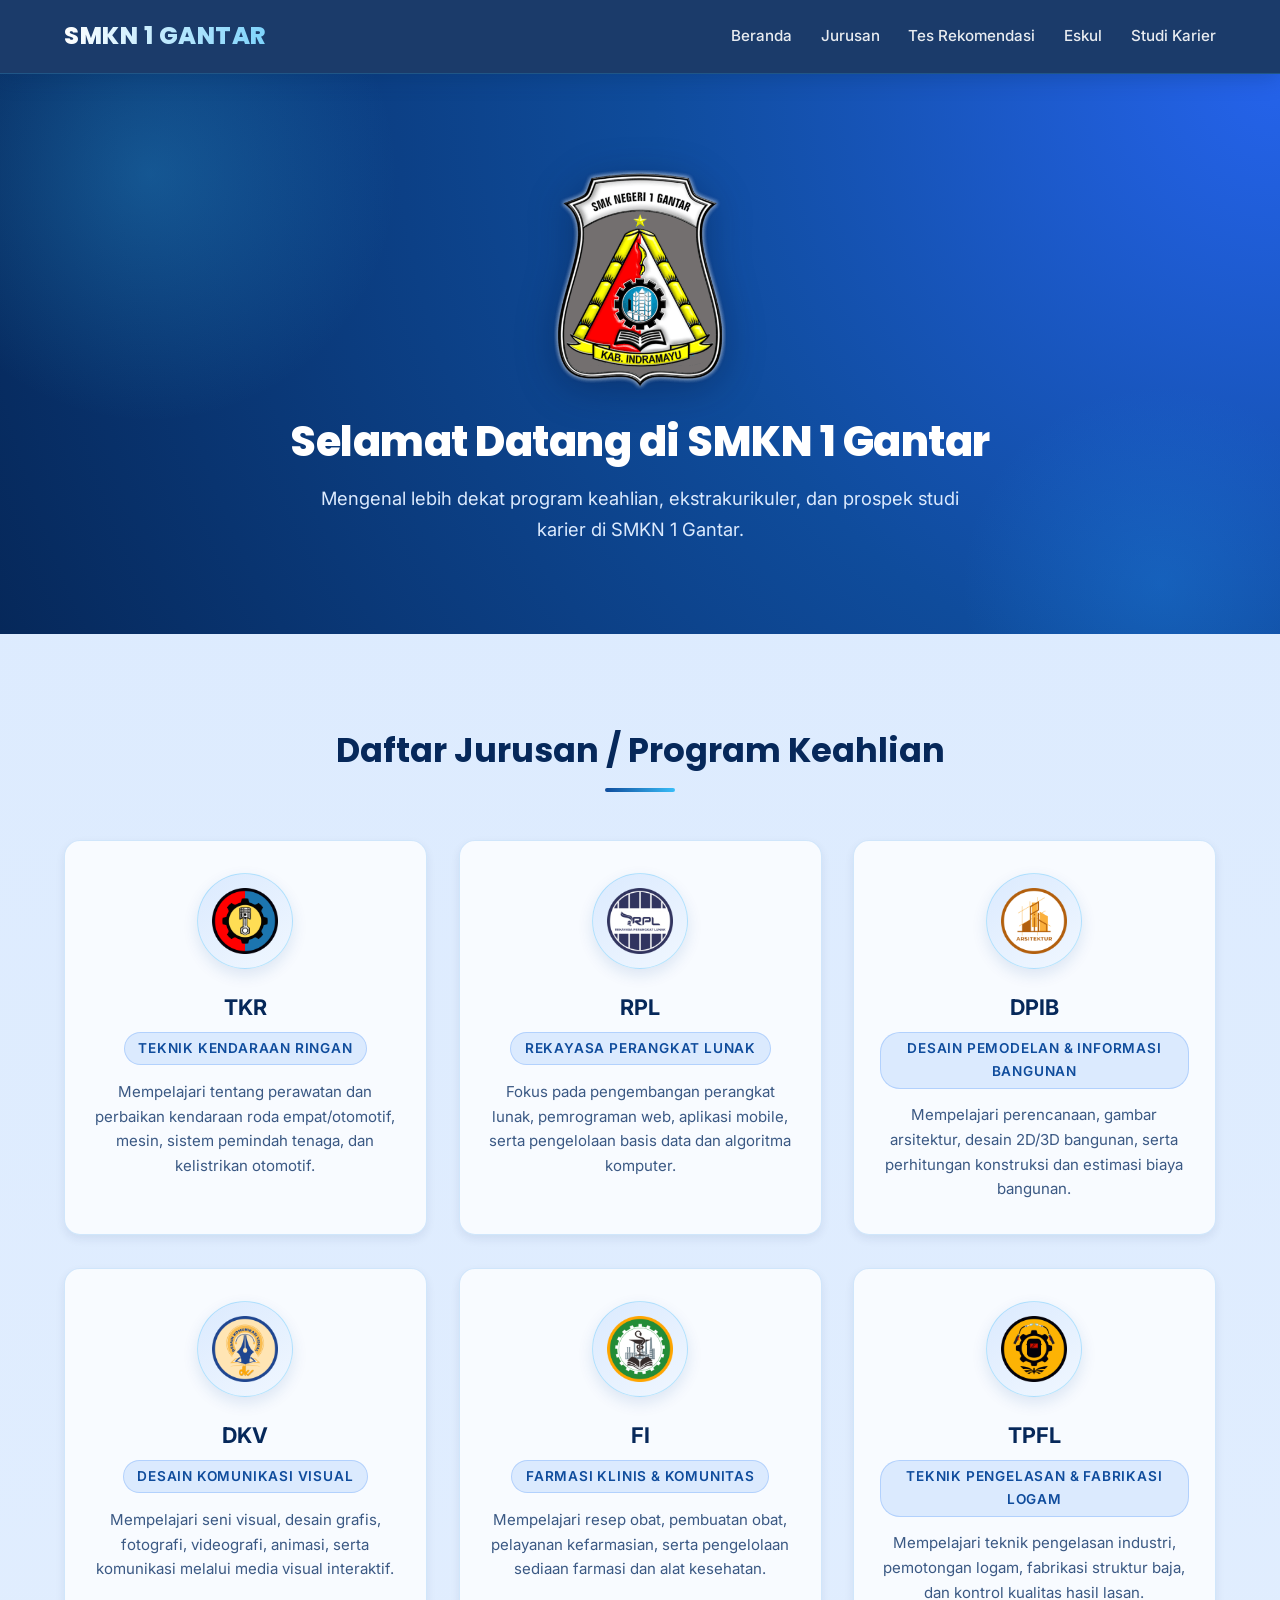
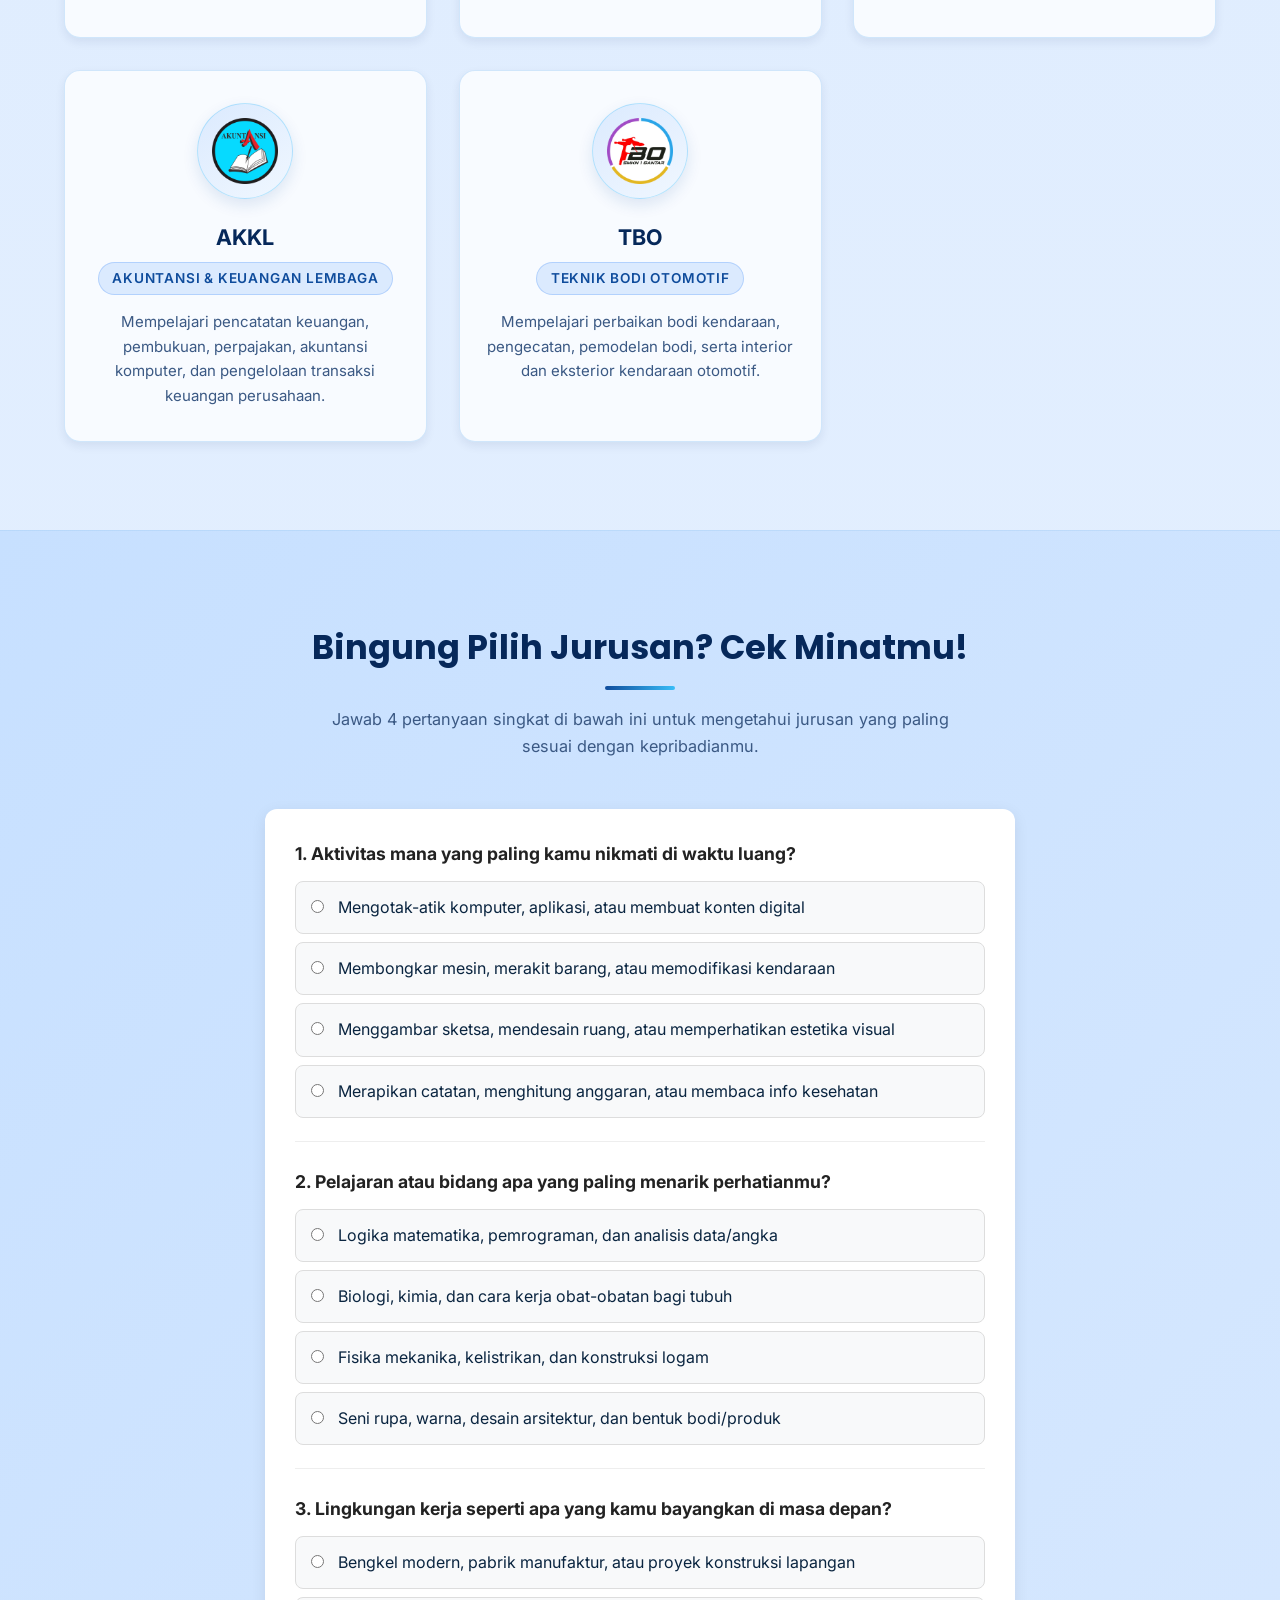
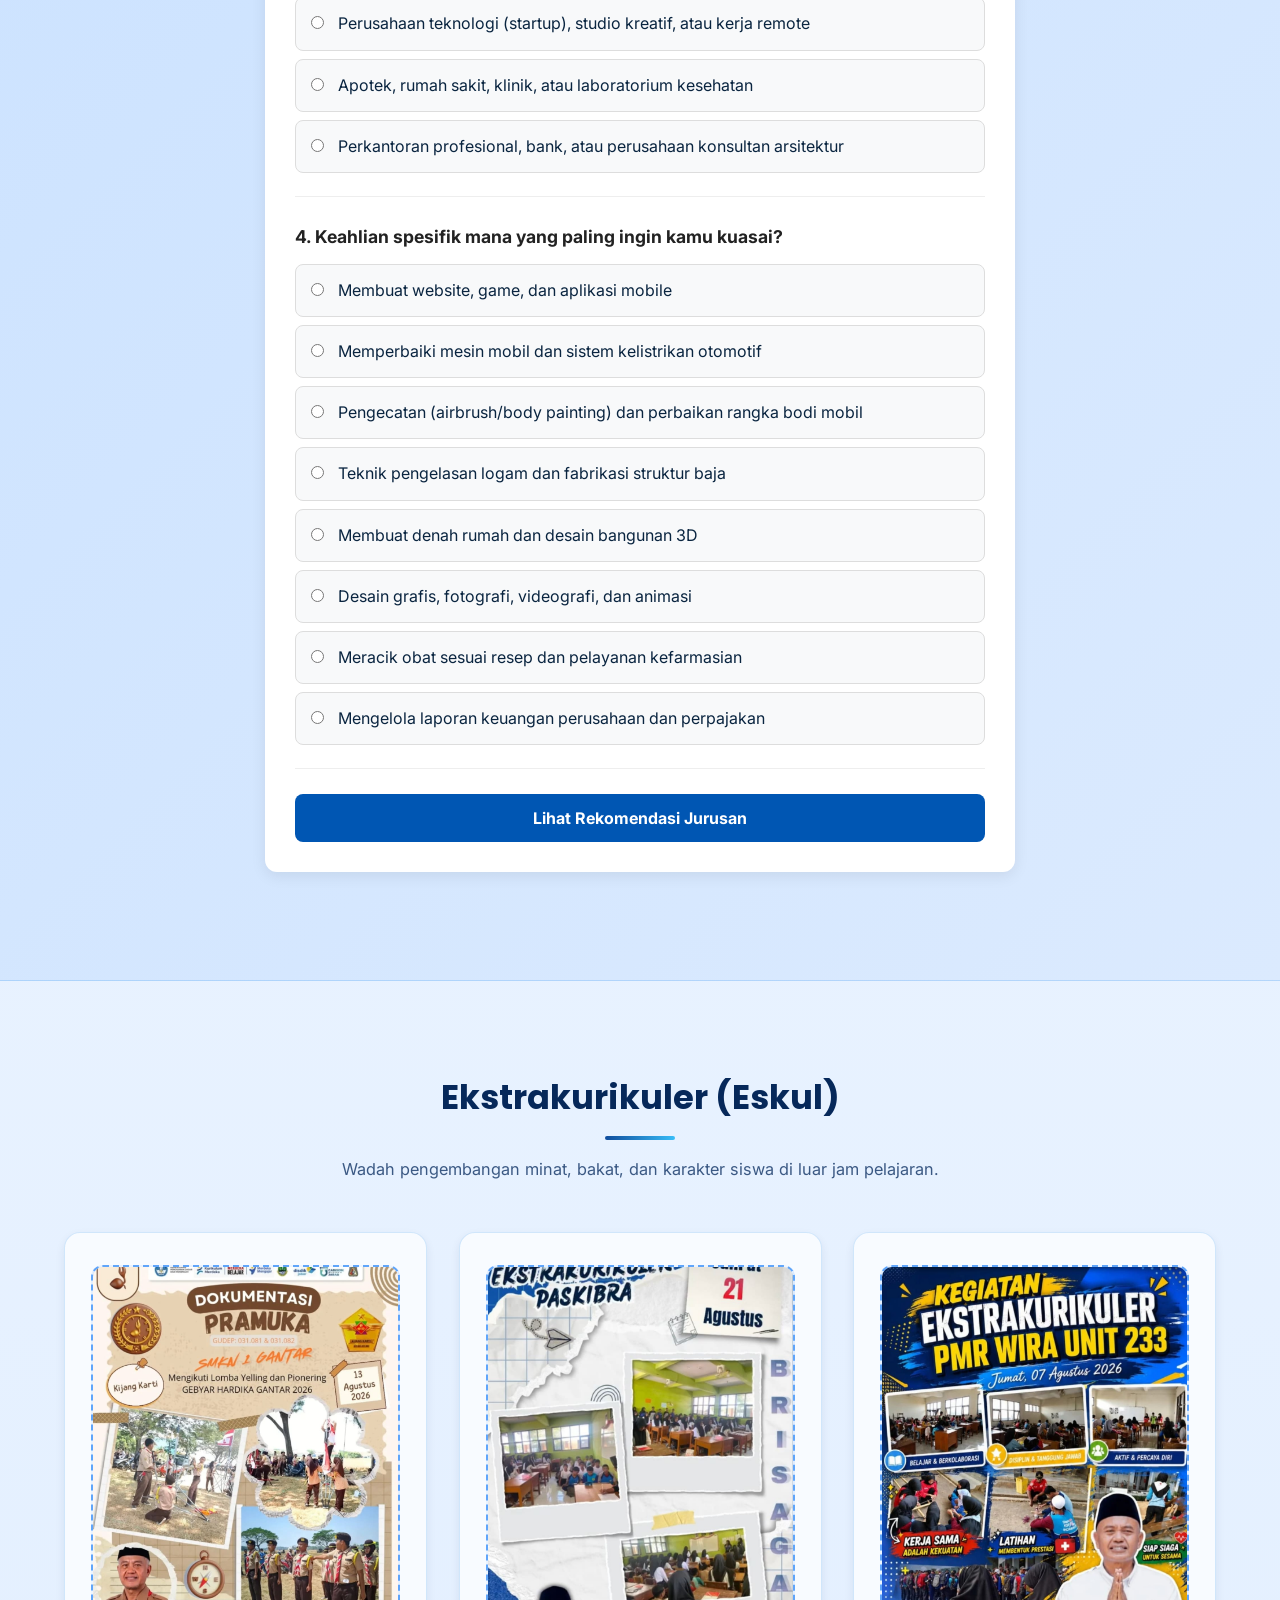
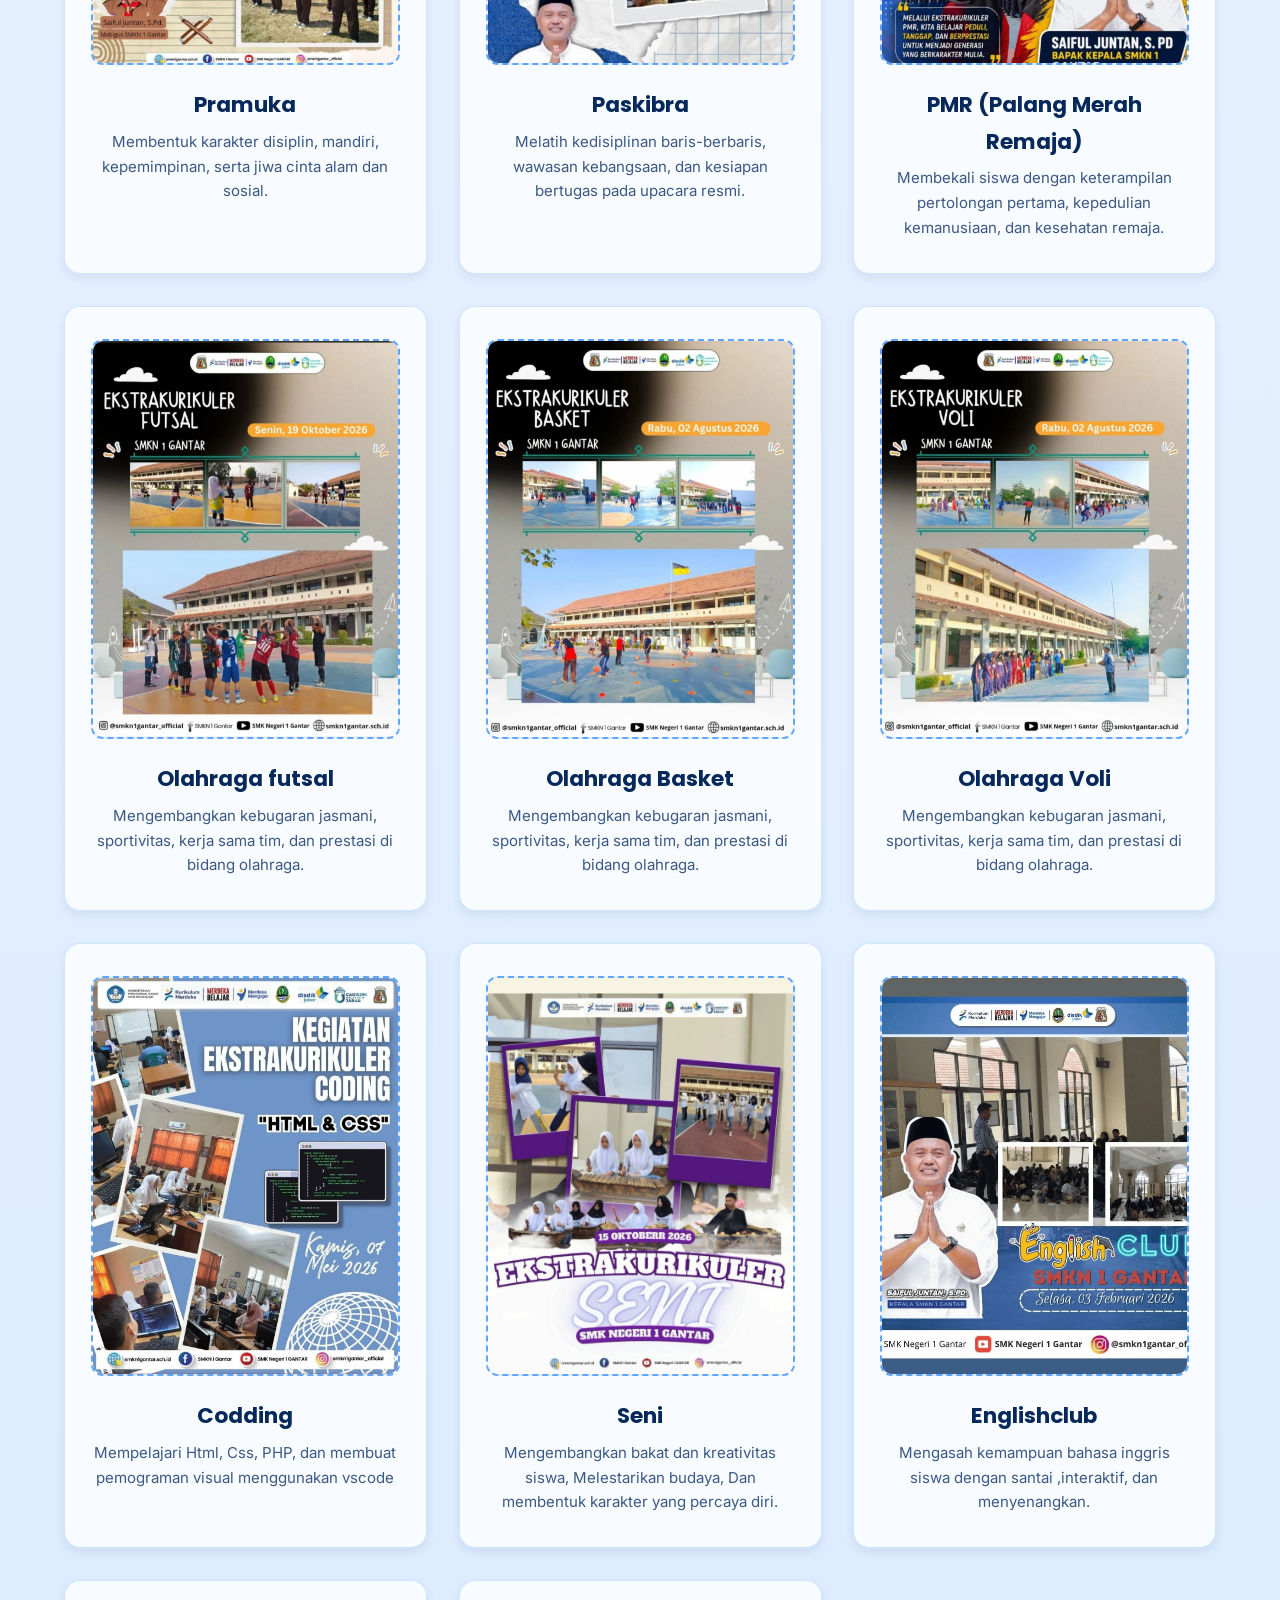
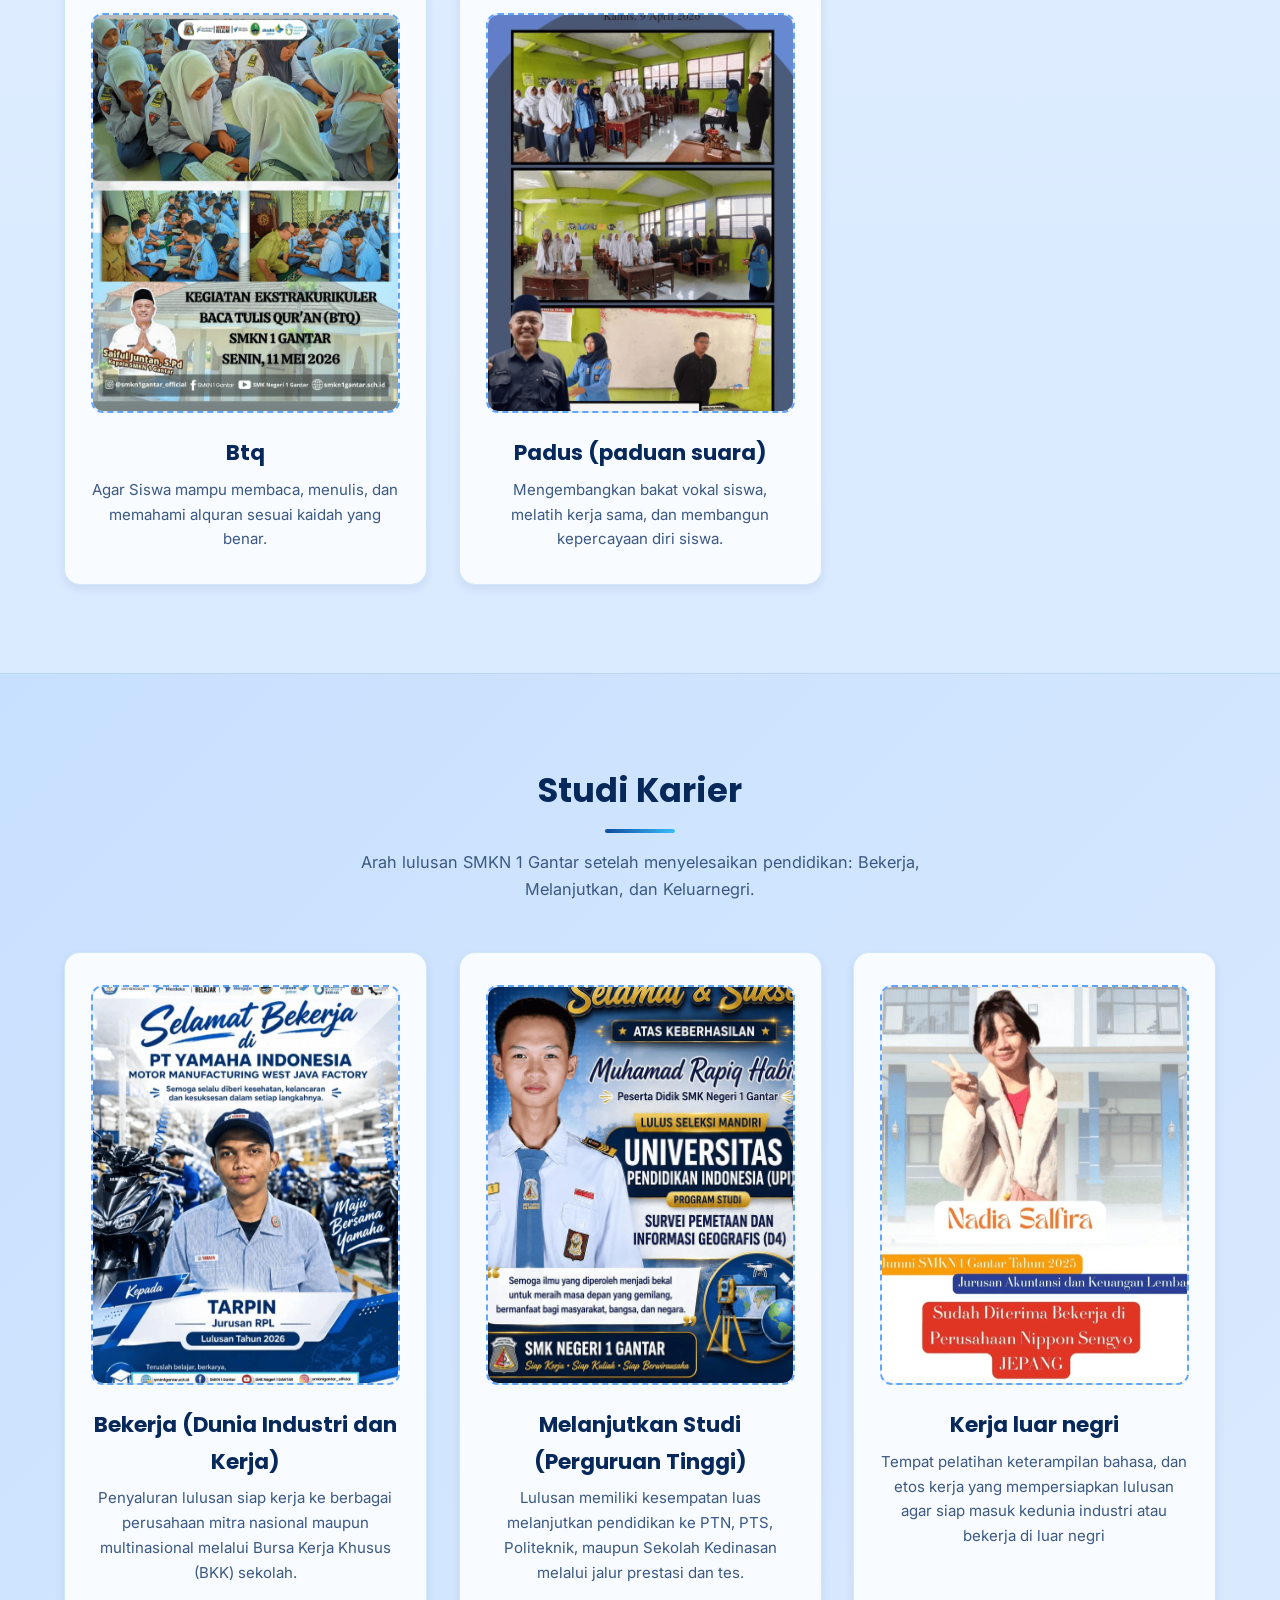
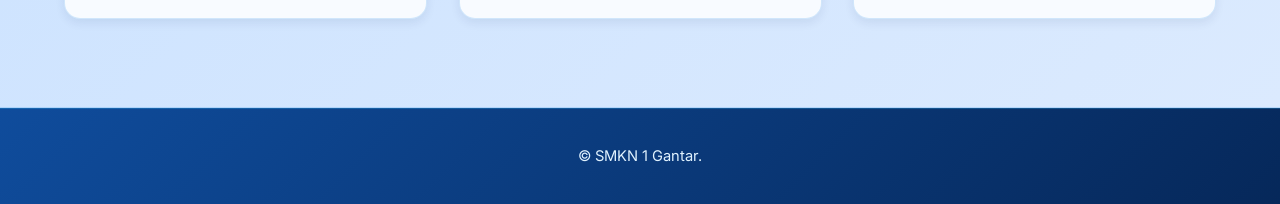
<file: index.html>
<!DOCTYPE html>
<html lang="id">
<head>
    <meta charset="UTF-8">
    <meta name="viewport" content="width=device-width, initial-scale=1.0">
    <title>SMKN 1 Gantar</title>
    <link rel="icon" type="image" href="assets/img/LOGO-SMK-KECIL.png">
    <link rel="stylesheet" href="assets/css/style.css">
</head>
<body>

    <!-- Header & Navigasi -->
    <header class="header">
        <div class="container header-container">
            <h1 class="logo-title">SMKN 1 GANTAR</h1>
            <nav class="nav">
                <a href="#home">Beranda</a>
                <a href="#jurusan">Jurusan</a>
                <a href="#kuis-jurusan">Tes Rekomendasi</a>
                <a href="#eskul">Eskul</a>
                <a href="#karier">Studi Karier</a>
            </nav>
        </div>
    </header>

    <!-- Hero Section -->
    <section id="home" class="hero">
        <div class="container hero-content">
            <img src="assets/img/LOGO-SMK-KECIL.png" alt="Logo SMKN 1 Gantar" width="180" height="220">
            <h2>Selamat Datang di SMKN 1 Gantar</h2>
            <p>Mengenal lebih dekat program keahlian, ekstrakurikuler, dan prospek studi karier di SMKN 1 Gantar.</p>
        </div>
    </section>

    <!-- Section Jurusan -->
    <section id="jurusan" class="section container">
        <h2 class="section-title">Daftar Jurusan / Program Keahlian</h2>
        
        <div class="grid-container">
            <!-- 1. TKR -->
            <article class="card">
                <div class="logo-container">
                    <img src="assets/img/logotkr.png" alt="Logo TKR" class="logo-img">
                </div>
                <h3><a href="html/tkr.html">TKR</a></h3>
                <h4>Teknik Kendaraan Ringan</h4>
                <p>Mempelajari tentang perawatan dan perbaikan kendaraan roda empat/otomotif, mesin, sistem pemindah tenaga, dan kelistrikan otomotif.</p>
            </article>

            <!-- 2. RPL -->
            <article class="card">
                <div class="logo-container">
                    <img src="assets/img/logorpl.png" alt="Logo RPL" class="logo-img">
                </div>
                <h3><a href="html/rpl.html">RPL</a></h3>
                <h4>Rekayasa Perangkat Lunak</h4>
                <p>Fokus pada pengembangan perangkat lunak, pemrograman web, aplikasi mobile, serta pengelolaan basis data dan algoritma komputer.</p>
            </article>

            <!-- 4. DPIB -->
            <article class="card">
                <div class="logo-container">
                    <img src="assets/img/logodpib.png" alt="Logo DPIB" class="logo-img">
                </div>
                <h3><a href="html/dpib.html">DPIB</a></h3>
                <h4>Desain Pemodelan &amp; Informasi Bangunan</h4>
                <p>Mempelajari perencanaan, gambar arsitektur, desain 2D/3D bangunan, serta perhitungan konstruksi dan estimasi biaya bangunan.</p>
            </article>

            <!-- 5. DKV -->
            <article class="card">
                <div class="logo-container">
                    <img src="assets/img/logodkv.png" alt="Logo DKV" class="logo-img">
                </div>
                <h3><a href="html/dkv.html">DKV</a></h3>
                <h4>Desain Komunikasi Visual</h4>
                <p>Mempelajari seni visual, desain grafis, fotografi, videografi, animasi, serta komunikasi melalui media visual interaktif.</p>
            </article>

            <!-- 6. Farmasi -->
            <article class="card">
                <div class="logo-container">
                    <img src="assets/img/logofi.png" alt="Logo Farmasi" class="logo-img">
                </div>
                <h3><a href="html/fi.html">FI</a></h3>
                <h4>Farmasi Klinis &amp; Komunitas</h4>
                <p>Mempelajari resep obat, pembuatan obat, pelayanan kefarmasian, serta pengelolaan sediaan farmasi dan alat kesehatan.</p>
            </article>

            <!-- 7. TPFL -->
            <article class="card">
                <div class="logo-container">
                    <img src="assets/img/logoTpfl.png" alt="Logo TPFL" class="logo-img">
                </div>
                <h3><a href="html/tpfl.html">TPFL</a></h3>
                <h4>Teknik Pengelasan &amp; Fabrikasi Logam</h4>
                <p>Mempelajari teknik pengelasan industri, pemotongan logam, fabrikasi struktur baja, dan kontrol kualitas hasil lasan.</p>
            </article>

            <!-- 8. Akuntansi -->
            <article class="card">
                <div class="logo-container">
                    <img src="assets/img/logoAkkl.png" alt="Logo Akuntansi" class="logo-img">
                </div>
                <h3><a href="html/akuntasi.html">AKKL</a></h3>
                <h4>Akuntansi &amp; Keuangan Lembaga</h4>
                <p>Mempelajari pencatatan keuangan, pembukuan, perpajakan, akuntansi komputer, dan pengelolaan transaksi keuangan perusahaan.</p>
            </article>

             <!-- 3. TBO -->
            <article class="card">
                <div class="logo-container">
                    <img src="assets/img/tbkr.jpg" alt="Logo TBO" class="logo-img">
                </div>
                <h3><a href="html/tbo.html">TBO</a></h3>
                <h4>Teknik Bodi Otomotif</h4>
                <p>Mempelajari perbaikan bodi kendaraan, pengecatan, pemodelan bodi, serta interior dan eksterior kendaraan otomotif.</p>
            </article>
        </div>
    </section>

    <!-- Section Tes Minat Jurusan (BARU) -->
    <section id="kuis-jurusan" class="section bg-light">
        <div class="container">
            <h2 class="section-title">Bingung Pilih Jurusan? Cek Minatmu!</h2>
            <p class="section-subtitle">Jawab 4 pertanyaan singkat di bawah ini untuk mengetahui jurusan yang paling sesuai dengan kepribadianmu.</p>

            <div class="quiz-box">
                <form id="formKuisJurusan">
                    
                    <!-- Pertanyaan 1 -->
                    <div class="quiz-question">
                        <h4>1. Aktivitas mana yang paling kamu nikmati di waktu luang?</h4>
                        <label class="quiz-option"><input type="radio" name="q1" value="RPL,DKV"> Mengotak-atik komputer, aplikasi, atau membuat konten digital</label>
                        <label class="quiz-option"><input type="radio" name="q1" value="TKR,TBO,TPFL"> Membongkar mesin, merakit barang, atau memodifikasi kendaraan</label>
                        <label class="quiz-option"><input type="radio" name="q1" value="DPIB,DKV"> Menggambar sketsa, mendesain ruang, atau memperhatikan estetika visual</label>
                        <label class="quiz-option"><input type="radio" name="q1" value="FI,AKKL"> Merapikan catatan, menghitung anggaran, atau membaca info kesehatan</label>
                    </div>

                    <!-- Pertanyaan 2 -->
                    <div class="quiz-question">
                        <h4>2. Pelajaran atau bidang apa yang paling menarik perhatianmu?</h4>
                        <label class="quiz-option"><input type="radio" name="q2" value="RPL,AKKL"> Logika matematika, pemrograman, dan analisis data/angka</label>
                        <label class="quiz-option"><input type="radio" name="q2" value="FI"> Biologi, kimia, dan cara kerja obat-obatan bagi tubuh</label>
                        <label class="quiz-option"><input type="radio" name="q2" value="TKR,TPFL"> Fisika mekanika, kelistrikan, dan konstruksi logam</label>
                        <label class="quiz-option"><input type="radio" name="q2" value="DKV,DPIB,TBO"> Seni rupa, warna, desain arsitektur, dan bentuk bodi/produk</label>
                    </div>

                    <!-- Pertanyaan 3 -->
                    <div class="quiz-question">
                        <h4>3. Lingkungan kerja seperti apa yang kamu bayangkan di masa depan?</h4>
                        <label class="quiz-option"><input type="radio" name="q3" value="TKR,TBO,TPFL"> Bengkel modern, pabrik manufaktur, atau proyek konstruksi lapangan</label>
                        <label class="quiz-option"><input type="radio" name="q3" value="RPL,DKV"> Perusahaan teknologi (startup), studio kreatif, atau kerja remote</label>
                        <label class="quiz-option"><input type="radio" name="q3" value="FI"> Apotek, rumah sakit, klinik, atau laboratorium kesehatan</label>
                        <label class="quiz-option"><input type="radio" name="q3" value="AKKL,DPIB"> Perkantoran profesional, bank, atau perusahaan konsultan arsitektur</label>
                    </div>

                    <!-- Pertanyaan 4 -->
                    <div class="quiz-question">
                        <h4>4. Keahlian spesifik mana yang paling ingin kamu kuasai?</h4>
                        <label class="quiz-option"><input type="radio" name="q4" value="RPL"> Membuat website, game, dan aplikasi mobile</label>
                        <label class="quiz-option"><input type="radio" name="q4" value="TKR"> Memperbaiki mesin mobil dan sistem kelistrikan otomotif</label>
                        <label class="quiz-option"><input type="radio" name="q4" value="TBO"> Pengecatan (airbrush/body painting) dan perbaikan rangka bodi mobil</label>
                        <label class="quiz-option"><input type="radio" name="q4" value="TPFL"> Teknik pengelasan logam dan fabrikasi struktur baja</label>
                        <label class="quiz-option"><input type="radio" name="q4" value="DPIB"> Membuat denah rumah dan desain bangunan 3D</label>
                        <label class="quiz-option"><input type="radio" name="q4" value="DKV"> Desain grafis, fotografi, videografi, dan animasi</label>
                        <label class="quiz-option"><input type="radio" name="q4" value="FI"> Meracik obat sesuai resep dan pelayanan kefarmasian</label>
                        <label class="quiz-option"><input type="radio" name="q4" value="AKKL"> Mengelola laporan keuangan perusahaan dan perpajakan</label>
                    </div>

                    <button type="button" class="btn-submit-quiz" onclick="hitungJurusan()">Lihat Rekomendasi Jurusan</button>
                </form>

                <!-- Hasil Kuis -->
                <div id="hasilKuis" class="quiz-result">
                    <h3 id="judulHasil"></h3>
                    <p id="deskripsiHasil"></p>
                    <a id="linkJurusan" href="#" class="btn-detail-jurusan">Pelajari Jurusan Ini &rarr;</a>
                </div>
            </div>
        </div>
    </section>

    <!-- Section Ekstrakurikuler -->
    <section id="eskul" class="section">
        <div class="container">
            <h2 class="section-title">Ekstrakurikuler (Eskul)</h2>
            <p class="section-subtitle">Wadah pengembangan minat, bakat, dan karakter siswa di luar jam pelajaran.</p>

            <div class="grid-container">
                <!-- Eskul 1 -->
                <article class="card">
                    <div class="photo-placeholder">
                        <img src="assets/img/pramuka.jpg" alt="Foto Pramuka">
                        <span>Tempat Foto Pramuka</span>
                    </div>
                    <h3>Pramuka</h3>
                    <p>Membentuk karakter disiplin, mandiri, kepemimpinan, serta jiwa cinta alam dan sosial.</p>
                </article>

                <!-- Eskul 2 -->
                <article class="card">
                    <div class="photo-placeholder">
                        <img src="assets/img/paskibra.jpg" alt="Foto Paskibra">
                        <span>Tempat Foto Paskibra</span>
                    </div>
                    <h3>Paskibra</h3>
                    <p>Melatih kedisiplinan baris-berbaris, wawasan kebangsaan, dan kesiapan bertugas pada upacara resmi.</p>
                </article>

                <!-- Eskul 3 -->
                <article class="card">
                    <div class="photo-placeholder">
                        <img src="assets/img/pmr.jpg" alt="Foto PMR">
                        <span>Tempat Foto PMR</span>
                    </div>
                    <h3>PMR (Palang Merah Remaja)</h3>
                    <p>Membekali siswa dengan keterampilan pertolongan pertama, kepedulian kemanusiaan, dan kesehatan remaja.</p>
                </article>

                <!-- Eskul 4 -->
                <article class="card">
                    <div class="photo-placeholder">
                        <img src="assets/img/futsal.jpg" alt="Foto Olahraga">
                        <span>Tempat Foto Olahraga</span>
                    </div>
                    <h3>Olahraga futsal</h3>
                    <p>Mengembangkan kebugaran jasmani, sportivitas, kerja sama tim, dan prestasi di bidang olahraga.</p>
                </article>

                <article class="card">
                    <div class="photo-placeholder">
                        <img src="assets/img/basket.jpg" alt="Foto Olahraga">
                        <span>Tempat Foto Olahraga</span>
                    </div>
                    <h3>Olahraga Basket</h3>
                    <p>Mengembangkan kebugaran jasmani, sportivitas, kerja sama tim, dan prestasi di bidang olahraga.</p>
                </article>

                <article class="card">
                    <div class="photo-placeholder">
                        <img src="assets/img/voli.jpg" alt="Foto Olahraga">
                        <span>Tempat Foto Olahraga</span>
                    </div>
                    <h3>Olahraga Voli</h3>
                    <p>Mengembangkan kebugaran jasmani, sportivitas, kerja sama tim, dan prestasi di bidang olahraga.</p>
                </article>

                <!-- Eskul 5 -->
                <article class="card">
                    <div class="photo-placeholder">
                        <img src="assets/img/coding.jpg" alt="Foto codding">
                        <span>Tempat foto codding</span>
                    </div>
                    <h3>Codding</h3>
                    <p>Mempelajari Html, Css, PHP, dan membuat pemograman visual menggunakan vscode</p>
                </article>

                <article class="card">
                    <div class="photo-placeholder">
                        <img src="assets/img/seni.png" alt="Foto seni">
                        <span>Tempat Foto Seni</span>
                    </div>
                    <h3>Seni</h3>
                    <p>Mengembangkan bakat dan kreativitas siswa, Melestarikan budaya, Dan membentuk karakter yang percaya diri.</p>
                </article>

                <article class="card">
                    <div class="photo-placeholder">
                        <img src="assets/img/english.png" alt="Foto Englishclub">
                        <span>Tempat Foto Englisclub</span>
                    </div>
                    <h3>Englishclub</h3>
                    <p>Mengasah kemampuan bahasa inggris siswa dengan santai ,interaktif, dan menyenangkan.</p>
                </article>

                <article class="card">
                    <div class="photo-placeholder">
                        <img src="assets/img/btq.png" alt="Foto btq">
                        <span>Btq</span>
                    </div>
                    <h3>Btq</h3>
                    <p>Agar Siswa mampu membaca, menulis, dan memahami alquran sesuai kaidah yang benar.</p>
                </article>

                <article class="card">
                    <div class="photo-placeholder">
                        <img src="assets/img/padus.png" alt="Foto padus">
                        <span>padus</span>
                    </div>
                    <h3>Padus (paduan suara)</h3>
                    <p>Mengembangkan bakat vokal siswa, melatih kerja sama, dan membangun kepercayaan diri siswa.</p>
                </article>
            </div>
        </div>
    </section>

    <!-- Section Studi Karier -->
    <section id="karier" class="section bg-light">
        <div class="container">
            <h2 class="section-title">Studi Karier</h2>
            <p class="section-subtitle">Arah lulusan SMKN 1 Gantar setelah menyelesaikan pendidikan: Bekerja, Melanjutkan, dan Keluarnegri.</p>

            <div class="grid-container karier-grid">
                <article class="card">
                    <div class="photo-placeholder">
                        <img src="assets/img/kerja.png" alt="Foto Bekerja di Industri">
                        <span>Tempat Foto Bekerja / BKK</span>
                    </div>
                    <h3>Bekerja (Dunia Industri dan Kerja)</h3>
                    <p>Penyaluran lulusan siap kerja ke berbagai perusahaan mitra nasional maupun multinasional melalui Bursa Kerja Khusus (BKK) sekolah.</p>
                </article>

                <article class="card">
                    <div class="photo-placeholder">
                        <img src="assets/img/lanjut.png" alt="Foto Melanjutkan Kuliah">
                        <span>Tempat Foto Melanjutkan Studi</span>
                    </div>
                    <h3>Melanjutkan Studi (Perguruan Tinggi)</h3>
                    <p>Lulusan memiliki kesempatan luas melanjutkan pendidikan ke PTN, PTS, Politeknik, maupun Sekolah Kedinasan melalui jalur prestasi dan tes.</p>
                </article>

                <article class="card">
                    <div class="photo-placeholder">
                        <img src="assets/img/jepang.png" alt="Foto Wirausaha">
                        <span>Tempat Foto Lpk jepang</span>
                    </div>
                    <h3>Kerja luar negri</h3>
                    <p>Tempat pelatihan keterampilan bahasa, dan etos kerja yang mempersiapkan lulusan agar siap masuk kedunia industri atau bekerja di luar negri</p>
                </article>
            </div>
        </div>
    </section>

    <!-- Footer -->
    <footer id="kontak" class="footer">
        <div class="container">
            <p>&copy; SMKN 1 Gantar.</p>
        </div>
    </footer>

    <!-- JavaScript Eksternal -->
    <script src="assets/js/web.js"></script>
</body>
</html>
</file>
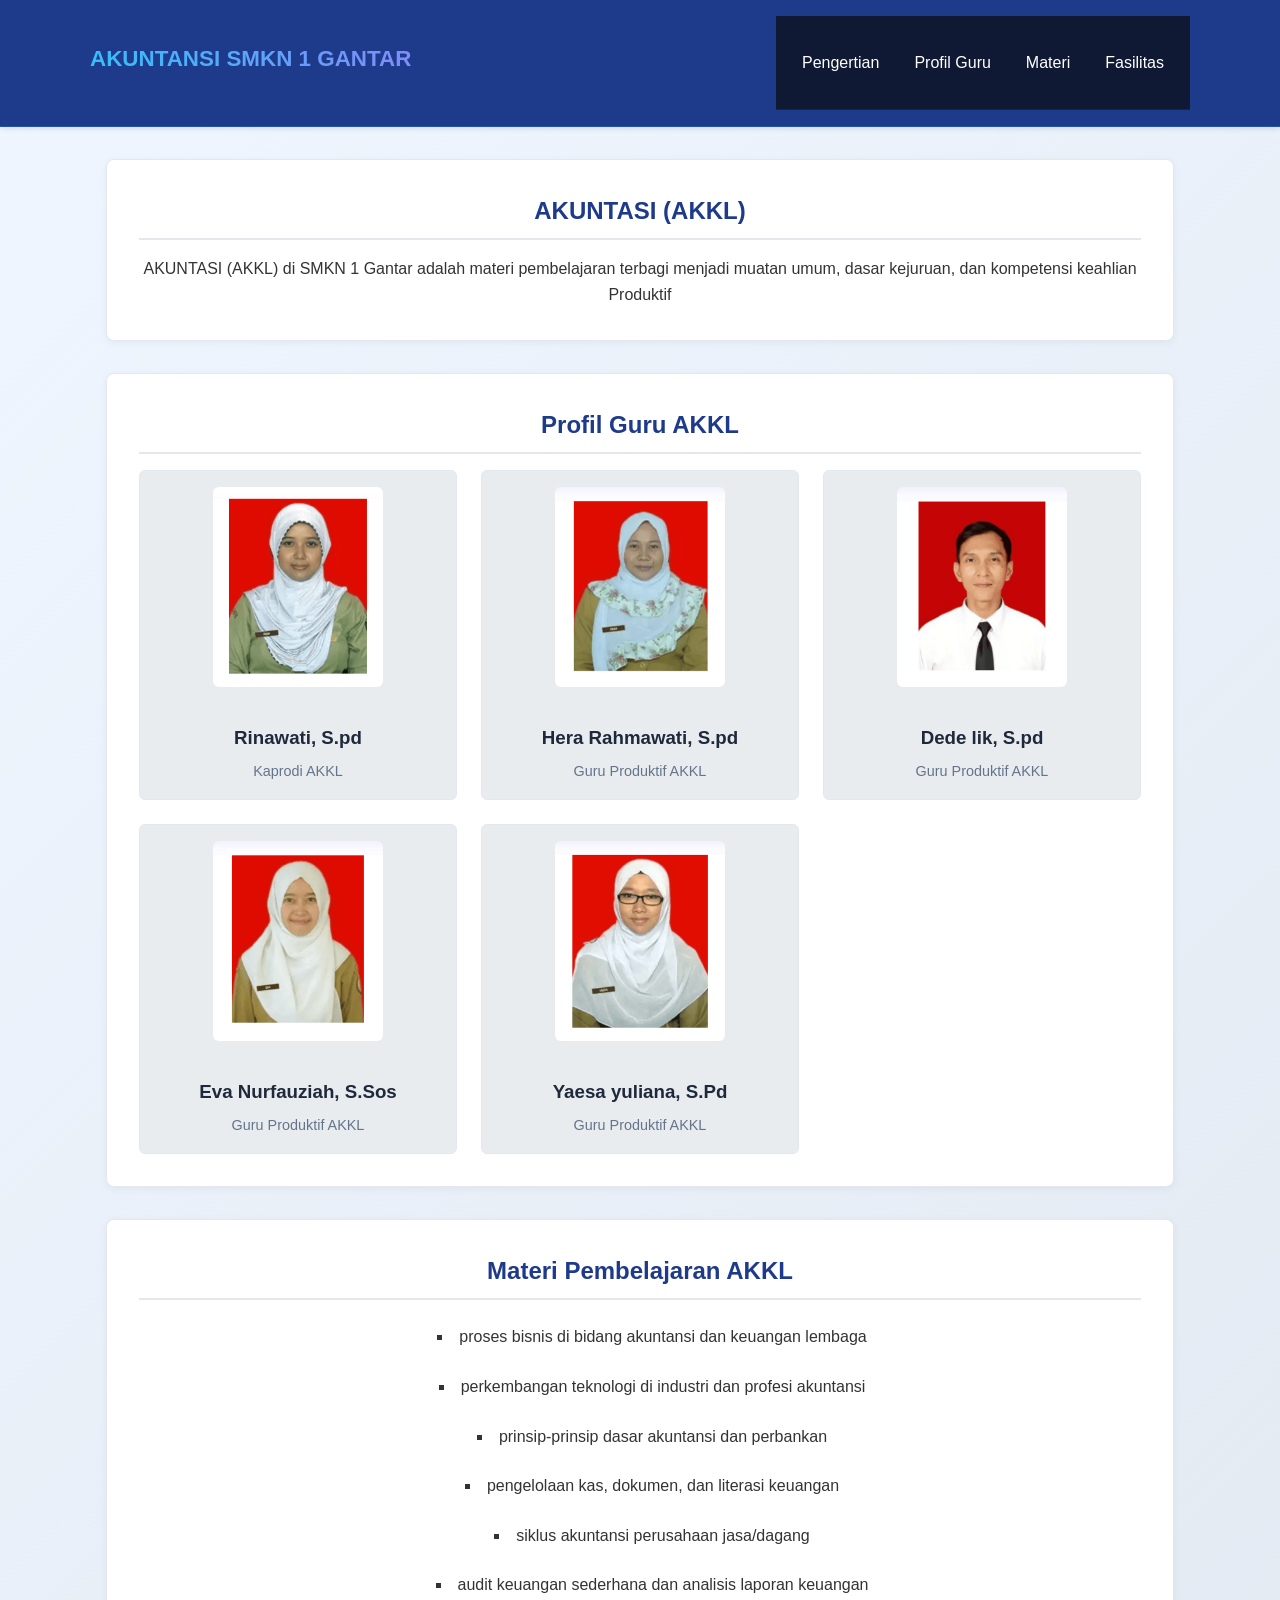
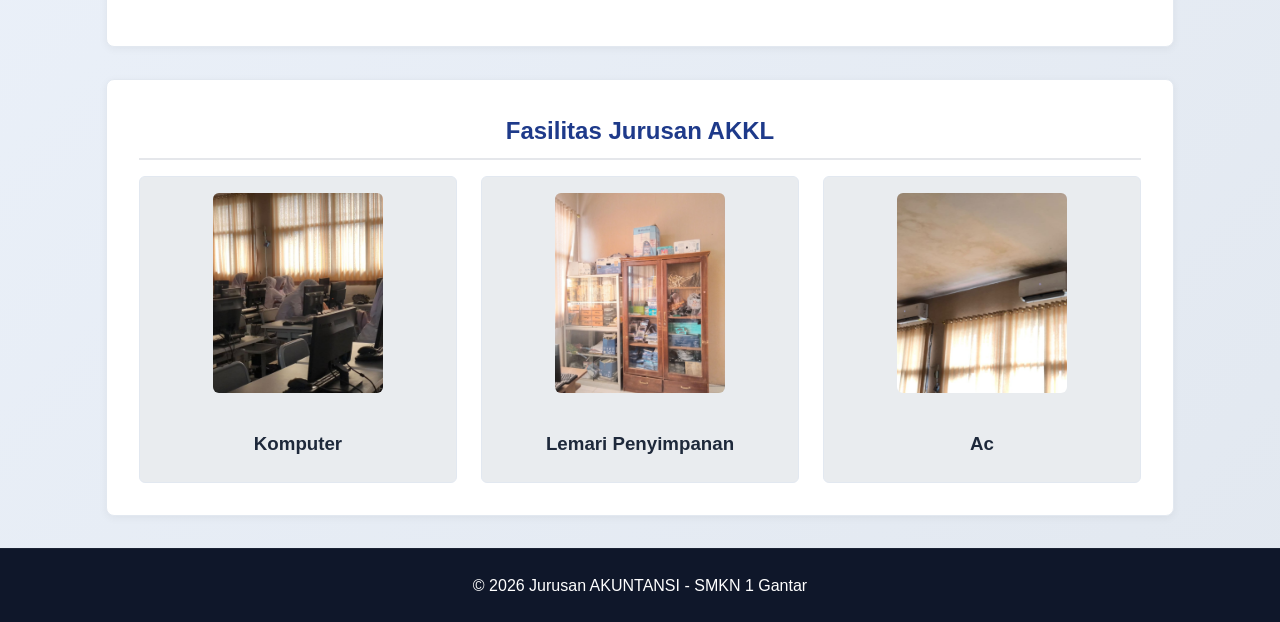
<file: html/akuntasi.html>
<!DOCTYPE html>
<html lang="id">
<head>
    <meta charset="UTF-8">
    <meta name="viewport" content="width=device-width, initial-scale=1.0">
    <title>Profil AKUNTANSI SMKN 1 Gantar</title>
    <link rel="stylesheet" href="../assets/css/akuntasi.css">
</head>
<body>

    <!-- Header & Navigation -->
    <header>
        <div class="container nav-container">
            <h1 class="logo">AKUNTANSI SMKN 1 GANTAR</h1>
            <nav>
                <ul>
                    <li><a href="#pengertian">Pengertian</a></li>
                    <li><a href="#guru">Profil Guru</a></li>
                    <li><a href="#materi">Materi</a></li>
                    <li><a href="#fasilitas">Fasilitas</a></li>
                </ul>
            </nav>
        </div>
    </header>

    <!-- Main Content -->
    <main class="container">

        <!-- Section 1: Pengertian AKUNTANSI -->
        <section id="pengertian" class="card">
            <h2>AKUNTASI  (AKKL)</h2>
            <p>AKUNTASI  (AKKL) di SMKN 1 Gantar adalah materi pembelajaran terbagi menjadi muatan umum, dasar kejuruan, dan kompetensi keahlian Produktif</p>
            </section>
            <!-- Section 2: Profil Guru -->
        <section id="guru" class="card">
            <h2>Profil Guru AKKL</h2>
            <div class="grid">
                <div class="grid-card">
                <img src="../assets/img/K AKKL.png" alt="Foto pa.." class="profile-img">
                    <h3>Rinawati, S.pd</h3>
                    <p>Kaprodi AKKL</p>
                </div>
                <div class="grid-card">
                   <img src="../assets/img/AKKL1.png" alt="Foto pa.." class="profile-img">
                    <h3>Hera Rahmawati, S.pd</h3>
                    <p>Guru Produktif AKKL</p>
                </div>
                <div class="grid-card">
                <img src="../assets/img/AKKL2.png" alt="Foto pa.." class="profile-img">
                    <h3>Dede lik, S.pd</h3>
                    <p>Guru Produktif AKKL</p>
                </div>
                <div class="grid-card">
                <img src="../assets/img/AKKL3.png" alt="Foto pa.." class="profile-img">
                    <h3>Eva Nurfauziah, S.Sos</h3>
                    <p>Guru Produktif AKKL</p>
                </div>
                <div class="grid-card">
                <img src="../assets/img/AKKL4.png" alt="Foto pa.." class="profile-img">
                    <h3>Yaesa yuliana, S.Pd</h3>
                    <p>Guru Produktif AKKL</p>
                </div> 
        </div>
        </section>

        <!-- Section 3: Materi Jurusan AKKL -->
        <section id="materi" class="card">
            <h2>Materi Pembelajaran AKKL</h2>
            <ul class="materi-list">
                <li>proses bisnis di bidang akuntansi dan keuangan lembaga </li>
                <li>perkembangan teknologi di industri dan profesi akuntansi </li>
                <li>prinsip-prinsip dasar akuntansi dan perbankan </li>
                <li>pengelolaan kas, dokumen, dan literasi keuangan  </li>
                <li>siklus akuntansi perusahaan jasa/dagang </li>
                <li>audit keuangan sederhana dan analisis laporan keuangan </li>
            </ul>
        </section>

        <!-- Section 5: Fasilitas AKKL -->
        <section id="fasilitas" class="card">
            <h2>Fasilitas Jurusan AKKL</h2>
            <div class="grid">
                <div class="grid-card">
                   <img src="../assets/img/fakkl2.jpg" alt="" class="profile-img">
                    <h3>Komputer</h3>
                </div>
                <div class="grid-card">
                   <img src="../assets/img/fakkl3.jpg" alt="" class="profile-img">
                    <h3>Lemari Penyimpanan</h3>
                </div>
                <div class="grid-card">
                   <img src="../assets/img/fakkl1.jpg" alt="" class="profile-img">
                    <h3>Ac</h3>
                </div>
            </div>
        </section>

    </main>

    <!-- Footer -->
    <footer>
        <div class="container">
            <p>&copy; 2026 Jurusan AKUNTANSI - SMKN 1 Gantar</p>
        </div>
    </footer>

    <script src="../assets/js/akuntasi.js"></script>
</body>
</html>
</file>
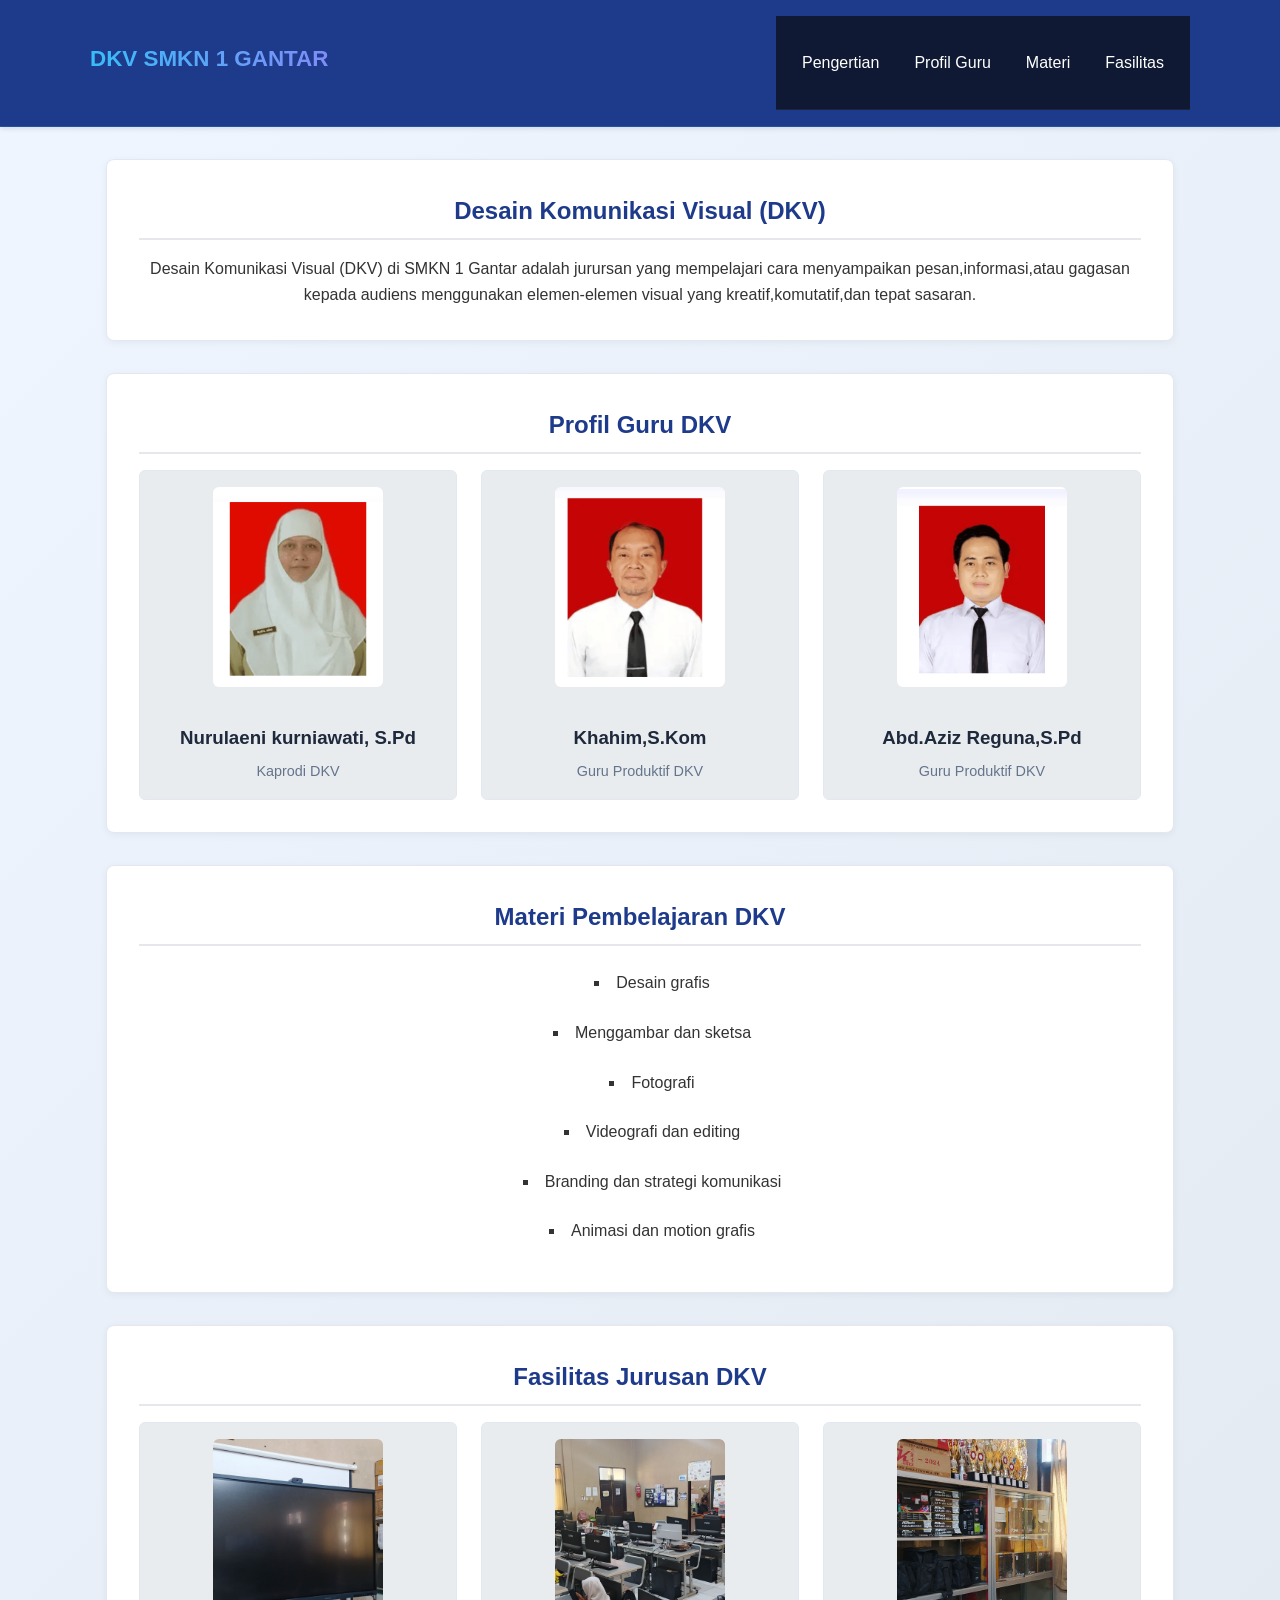
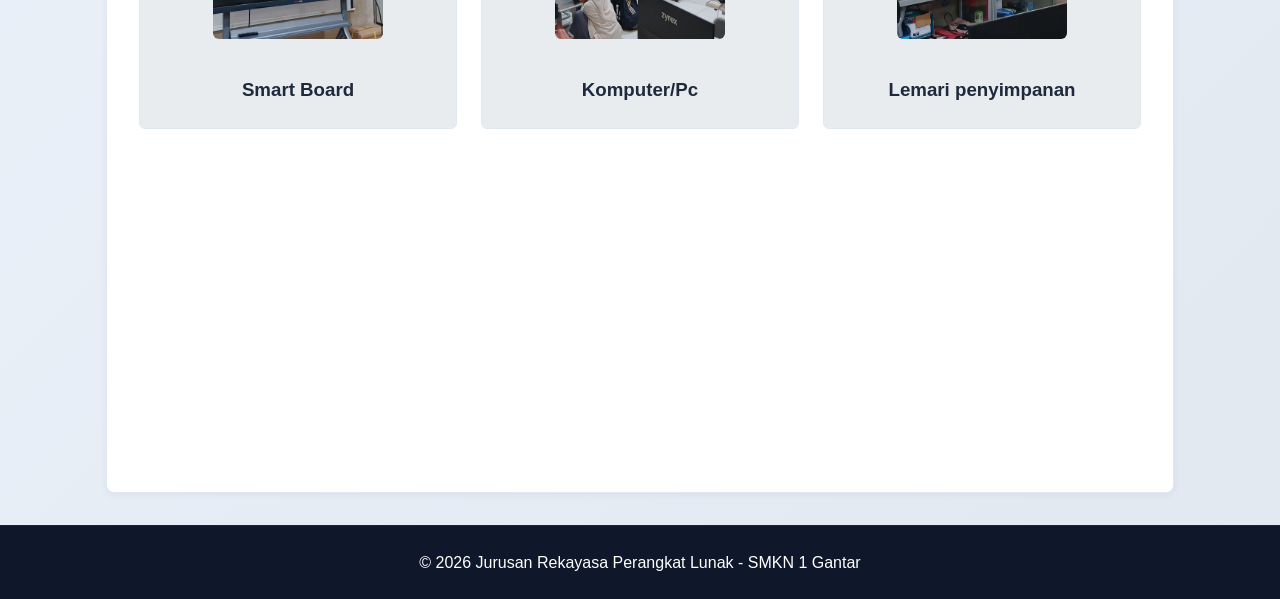
<file: html/dkv.html>
<!DOCTYPE html>
<html lang="id">
<head>
    <meta charset="UTF-8">
    <meta name="viewport" content="width=device-width, initial-scale=1.0">
    <title>Profil DKV SMKN 1 Gantar</title>
    <link rel="stylesheet" href="../assets/css/dkv.css">
</head>
<body>

    <!-- Header & Navigation -->
    <header>
        <div class="container nav-container">
            <h1 class="logo">DKV SMKN 1 GANTAR</h1>
            <nav>
                <ul>
                    <li><a href="#pengertian">Pengertian</a></li>
                    <li><a href="#guru">Profil Guru</a></li>
                    <li><a href="#materi">Materi</a></li>
                    <li><a href="#fasilitas">Fasilitas</a></li>
                </ul>
            </nav>
        </div>
    </header>

    <!-- Main Content -->
    <main class="container">

        <!-- Section 1: Pengertian DKV -->
        <section id="pengertian" class="card">
            <h2>Desain Komunikasi Visual (DKV)</h2>
            <p>Desain Komunikasi Visual (DKV) di SMKN 1 Gantar adalah jurursan yang mempelajari cara menyampaikan pesan,informasi,atau gagasan kepada audiens menggunakan elemen-elemen visual yang kreatif,komutatif,dan tepat sasaran.</p>
            </section>
        <!-- Section 2: Profil Guru -->
        <section id="guru" class="card">
            <h2>Profil Guru DKV</h2>
            <div class="grid">
                <div class="grid-card">
                   <img src="../assets/img/DKV K.png" alt="Foto pa.." class="profile-img">
                    <h3>Nurulaeni kurniawati, S.Pd</h3>
                    <p>Kaprodi DKV</p>
                </div>
                <div class="grid-card">
                   <img src="../assets/img/DKV.png" alt="foto pa.." class="profile-img">
                    <h3>Khahim,S.Kom</h3>
                    <p>Guru Produktif DKV</p>
                </div>
                <div class="grid-card">
                   <img src="../assets/img/DKV1.png" alt="foto pa.." class="profile-img">
                    <h3>Abd.Aziz Reguna,S.Pd</h3>
                    <p>Guru Produktif DKV</p>
                </div>
        </div>
        </section>

        <!-- Section 3: Materi Jurusan dkv -->
        <section id="materi" class="card">
            <h2>Materi Pembelajaran DKV</h2>
            <ul class="materi-list">
                <li>Desain grafis</li>
                <li>Menggambar dan sketsa</li>
                <li>Fotografi</li>
                <li>Videografi dan editing</li>
                <li>Branding dan strategi komunikasi</li>
                <li>Animasi dan motion grafis</li>
            </ul>
        </section>

        <!-- Section 5: Fasilitas dkv -->
        <section id="fasilitas" class="card">
            <h2>Fasilitas Jurusan DKV</h2>
            <div class="grid">
               <div class="grid-card">
                   <img src="../assets/img/fdkv1.jpg" alt="" class="profile-img">
                    <h3>Smart Board</h3>
                </div>
                <div class="grid-card">
                   <img src="../assets/img/fdkv2.jpg" alt="" class="profile-img">
                    <h3>Komputer/Pc</h3>
                </div>
                <div class="grid-card">
                   <img src="../assets/img/fdkv3.jpg" alt="" class="profile-img">
                    <h3>Lemari penyimpanan</h3>
                </div>
                <div class="grid-card">
                   <img src="../assets/img/fdkv4.jpg" alt="" class="profile-img">
                    <h3>Ac</h3>
                </div>
                <div class="grid-card">
                   <img src="../assets/img/fdkv5.jpg" alt="" class="profile-img">
                    <h3>Kipas angin</h3>
                </div>
            </div>
        </section>

    </main>

    <!-- Footer -->
    <footer>
        <div class="container">
            <p>&copy; 2026 Jurusan Rekayasa Perangkat Lunak - SMKN 1 Gantar</p>
        </div>
    </footer>

    <script src="../assets/js/dkv.js"></script>
</body>
</html>
</file>
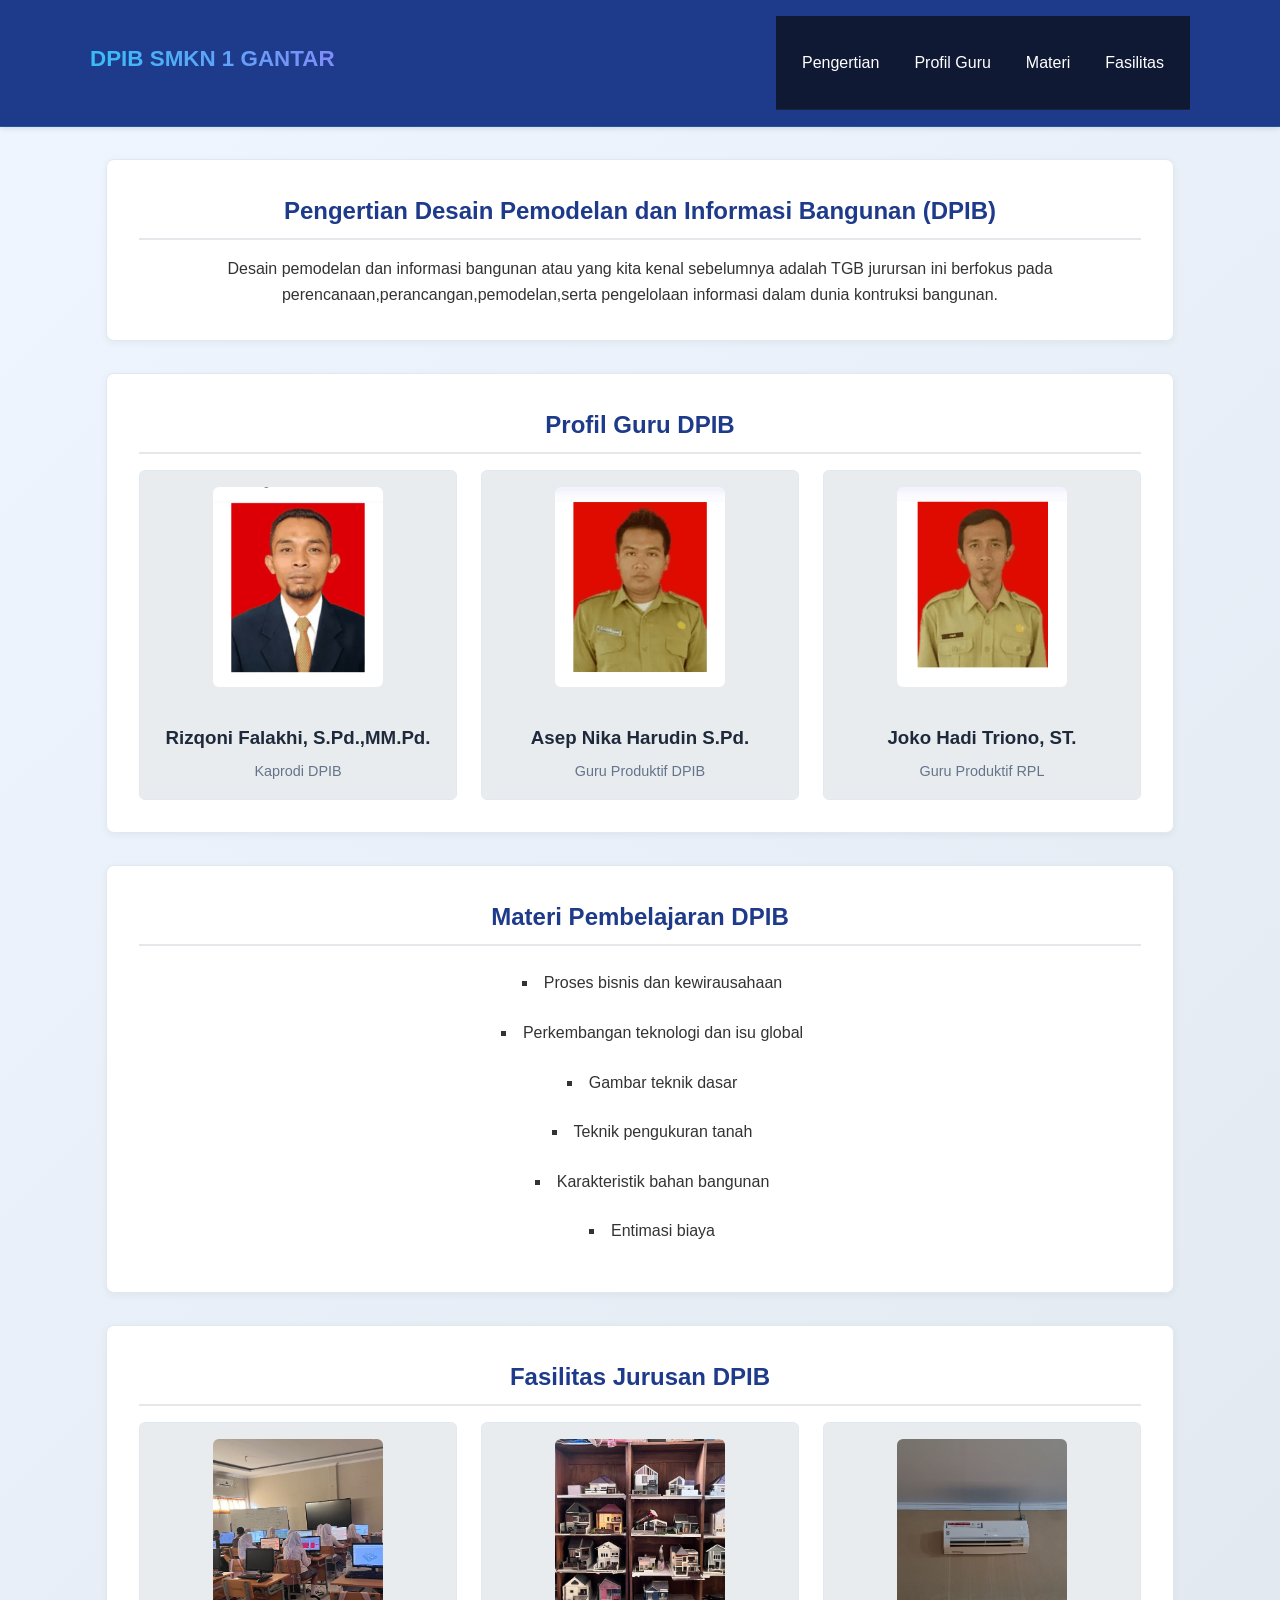
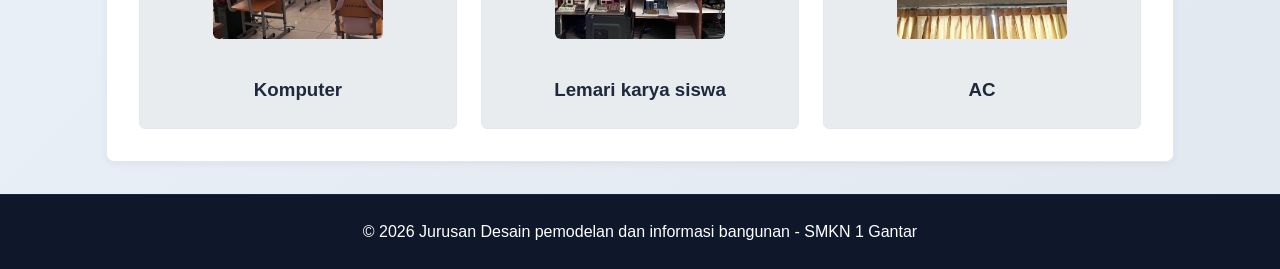
<file: html/dpib.html>
<!DOCTYPE html>
<html lang="id">
<head>
    <meta charset="UTF-8">
    <meta name="viewport" content="width=device-width, initial-scale=1.0">
    <title>Profil DPIB SMKN 1 Gantar</title>
    <link rel="stylesheet" href="../assets/css/dpib.css">
</head>
<body>

    <!-- Header & Navigation -->
    <header>
        <div class="container nav-container">
            <h1 class="logo">DPIB SMKN 1 GANTAR</h1>
            <nav>
                <ul>
                    <li><a href="#pengertian">Pengertian</a></li>
                    <li><a href="#guru">Profil Guru</a></li>
                    <li><a href="#materi">Materi</a></li>
                    <li><a href="#fasilitas">Fasilitas</a></li>
                </ul>
            </nav>
        </div>
    </header>

    <!-- Main Content -->
    <main class="container">

        <!-- Section 1: Pengertian DPIB -->
        <section id="pengertian" class="card">
            <h2>Pengertian Desain Pemodelan dan Informasi Bangunan (DPIB)</h2>
            <p>Desain pemodelan dan informasi bangunan atau yang kita kenal sebelumnya adalah TGB jurursan ini berfokus pada perencanaan,perancangan,pemodelan,serta pengelolaan informasi dalam dunia kontruksi bangunan.</p>
        </section>

        <!-- Section 2: Profil Guru -->
        <section id="guru" class="card">
            <h2>Profil Guru DPIB</h2>
            <div class="grid">
                <div class="grid-card">
                   <img src="../assets/img/DPIB K.png" alt="Foto pa.." class="profile-img">
                    <h3>Rizqoni Falakhi, S.Pd.,MM.Pd.</h3>
                    <p>Kaprodi DPIB</p>
                </div>
                <div class="grid-card">
                   <img src="../assets/img/DPIB1.png" alt="foto pa.." class="profile-img">
                    <h3>Asep Nika Harudin S.Pd.</h3>
                    <p>Guru Produktif DPIB</p>
                </div>
                 <div class="grid-card">
                   <img src="../assets/img/DPIB2.png" alt="foto pa.." class="profile-img">
                    <h3>Joko Hadi Triono, ST.</h3>
                    <p>Guru Produktif RPL</p>
                </div>
                
        </div>
        </section>

        <!-- Section 3: Materi Jurusan RPL -->
        <section id="materi" class="card">
            <h2>Materi Pembelajaran DPIB</h2>
            <ul class="materi-list">
                <li>Proses bisnis dan kewirausahaan</li>
                <li>Perkembangan teknologi dan isu global</li>
                <li>Gambar teknik dasar</li>
                <li>Teknik pengukuran tanah</li>
                <li>Karakteristik bahan bangunan</li>
                <li>Entimasi biaya</li>
            </ul>
        </section>

        <!-- Section 5: Fasilitas RPL -->
        <section id="fasilitas" class="card">
            <h2>Fasilitas Jurusan DPIB</h2>
            <div class="grid">
                 <div class="grid-card">
                   <img src="../assets/img/fdpib1.jpg" alt="" class="profile-img">
                    <h3>Komputer</h3>
                </div>
                <div class="grid-card">
                   <img src="../assets/img/fdpib2.jpg" alt="" class="profile-img">
                    <h3>Lemari karya siswa</h3>
                </div>
                 <div class="grid-card">
                   <img src="../assets/img/fdkv4.jpg" alt="" class="profile-img">
                    <h3>AC</h3>
                </div>
            </div>
        </section>

    </main>

    <!-- Footer -->
    <footer>
        <div class="container">
            <p>&copy; 2026 Jurusan Desain pemodelan dan informasi bangunan - SMKN 1 Gantar</p>
        </div>
    </footer>

    <script src="../assets/js/dpib.js"></script>
</body>
</html>
</file>
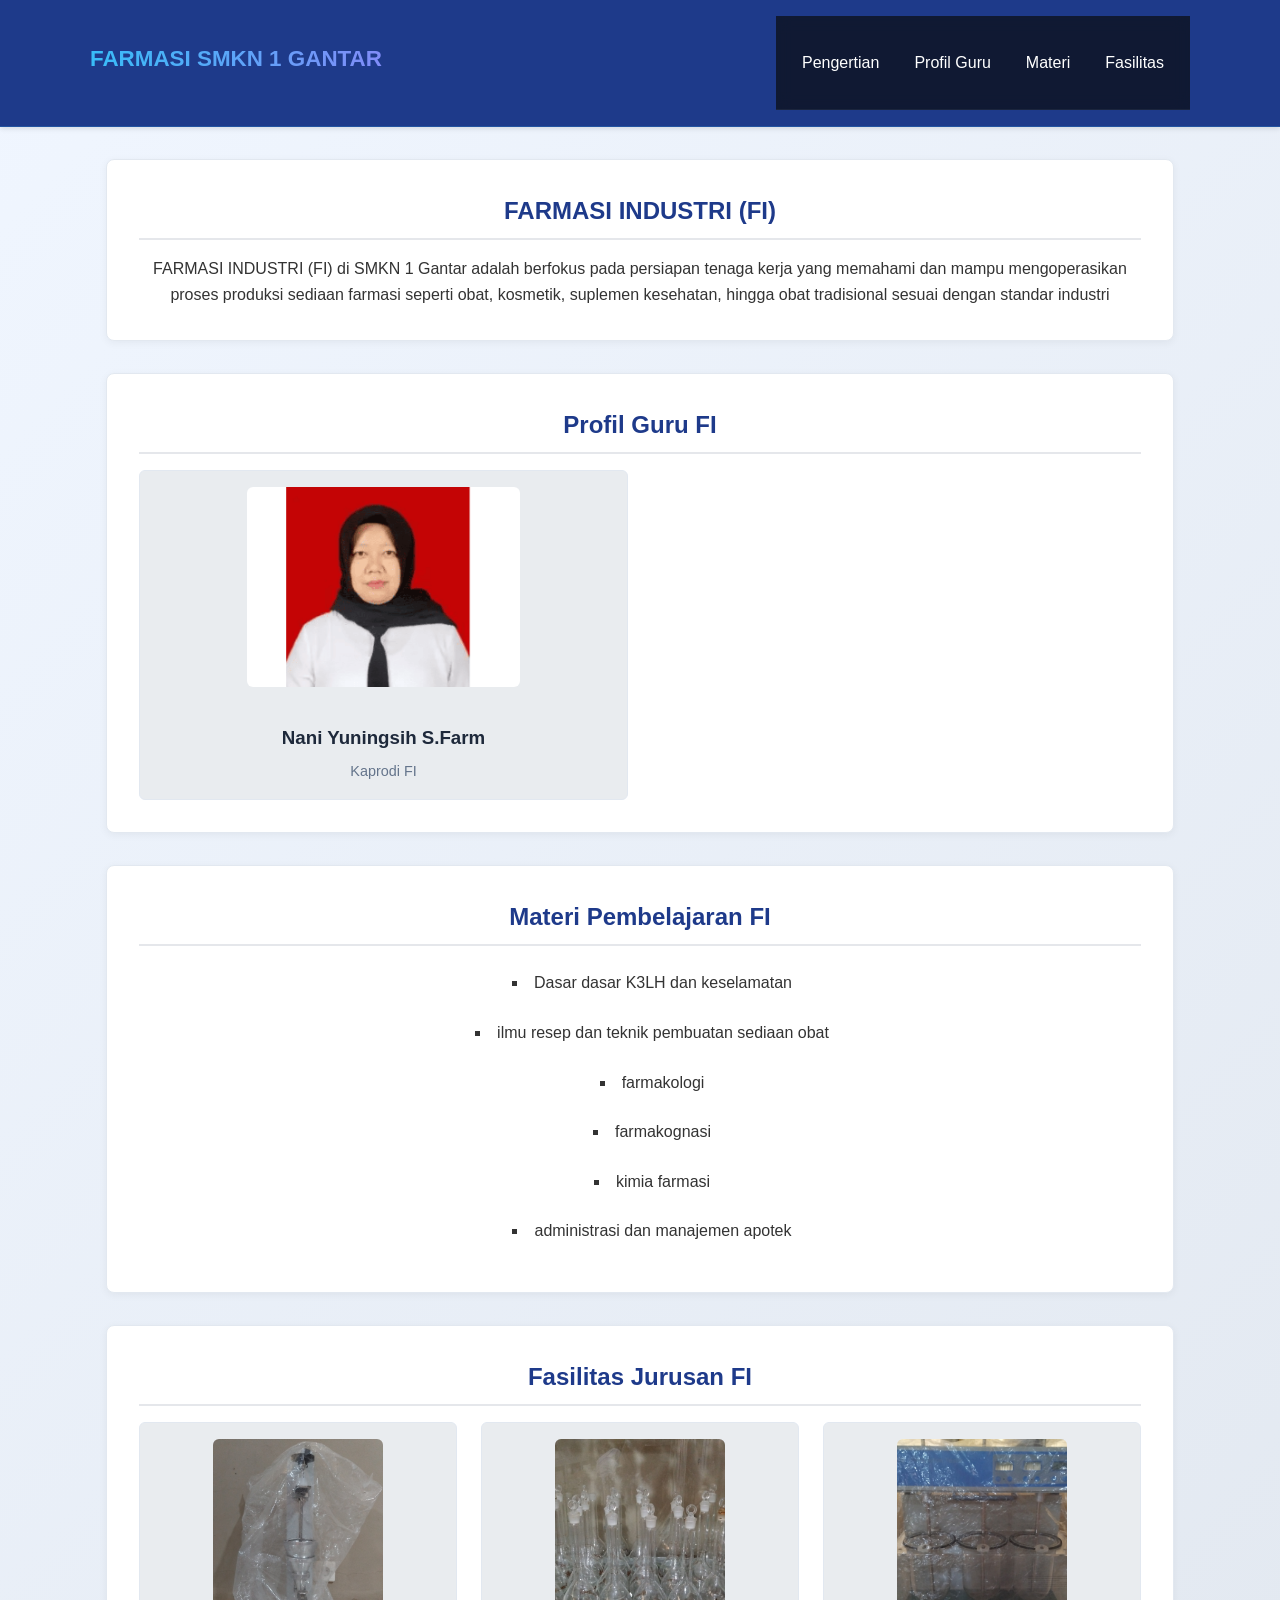
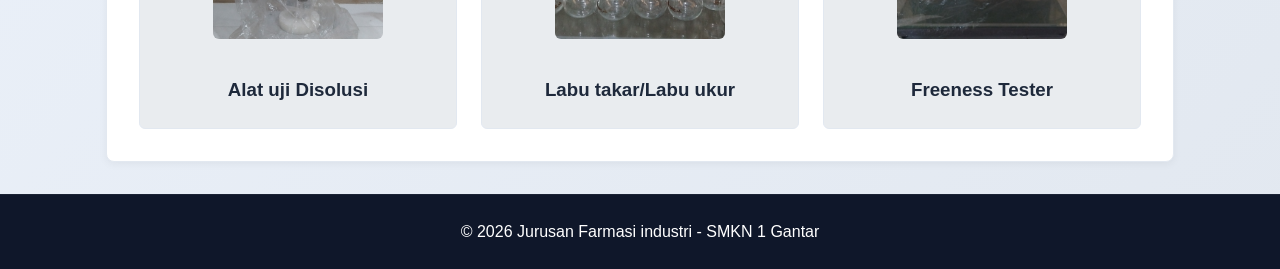
<file: html/fi.html>
<!DOCTYPE html>
<html lang="id">
<head>
    <meta charset="UTF-8">
    <meta name="viewport" content="width=device-width, initial-scale=1.0">
    <title>Profil FI SMKN 1 Gantar</title>
    <link rel="stylesheet" href="../assets/css/fi.css">
</head>
<body>

    <!-- Header & Navigation -->
    <header>
        <div class="container nav-container">
            <h1 class="logo">FARMASI SMKN 1 GANTAR</h1>
            <nav>
                <ul>
                    <li><a href="#pengertian">Pengertian</a></li>
                    <li><a href="#guru">Profil Guru</a></li>
                    <li><a href="#materi">Materi</a></li>
                    <li><a href="#fasilitas">Fasilitas</a></li>
                </ul>
            </nav>
        </div>
    </header>

    <!-- Main Content -->
    <main class="container">

        <!-- Section 1: Pengertian FARMASI -->
        <section id="pengertian" class="card">
            <h2>FARMASI INDUSTRI  (FI)</h2>
            <p>FARMASI INDUSTRI  (FI) di SMKN 1 Gantar adalah berfokus pada persiapan tenaga kerja yang memahami dan mampu mengoperasikan proses produksi sediaan farmasi seperti obat, kosmetik, suplemen kesehatan, hingga obat tradisional sesuai dengan standar industri</p>
            </section>
            <!-- Section 2: Profil Guru -->
        <section id="guru" class="card">
            <h2>Profil Guru FI</h2>
            <div class="grid">
                <div class="grid-card">
                   <img src="../assets/img/FI K.png" alt="Foto pa.." class="profile-img">
                    <h3>Nani Yuningsih S.Farm</h3>
                    <p>Kaprodi FI</p>
            </div>
            <div class="grid">
        </div>
        </section>

        <!-- Section 3: Materi Jurusan FI -->
        <section id="materi" class="card">
            <h2>Materi Pembelajaran FI</h2>
            <ul class="materi-list">
                <li>Dasar dasar K3LH dan keselamatan </li>
                <li>ilmu resep dan teknik pembuatan sediaan obat </li>
                <li>farmakologi </li>
                <li>farmakognasi </li>
                <li>kimia farmasi </li>
                <li>administrasi dan manajemen apotek </li>
            </ul>
        </section>

        <!-- Section 5: Fasilitas FI -->
        <section id="fasilitas" class="card">
            <h2>Fasilitas Jurusan FI</h2>
            <div class="grid">
                <div class="grid-card">
                    <img src="../assets/img/ffi1.jpg" alt="Foto pa.." class="profile-img">
                    <h3>Alat uji Disolusi</h3>
                </div>
                <div class="grid-card">
                    <img src="../assets/img/ffi2.jpg" alt="Foto pa.." class="profile-img">
                    <h3>Labu takar/Labu ukur</h3>
                </div>
                <div class="grid-card">
                    <img src="../assets/img/ffi3.jpg" alt="Foto pa.." class="profile-img">
                    <h3>Freeness Tester</h3>
                </div>
            </div>
        </section>

    </main>

    <!-- Footer -->
    <footer>
        <div class="container">
            <p>&copy; 2026 Jurusan Farmasi industri - SMKN 1 Gantar</p>
        </div>
    </footer>

    <script src="../assets/js/fi.js"></script>
</body>
</html>
</file>
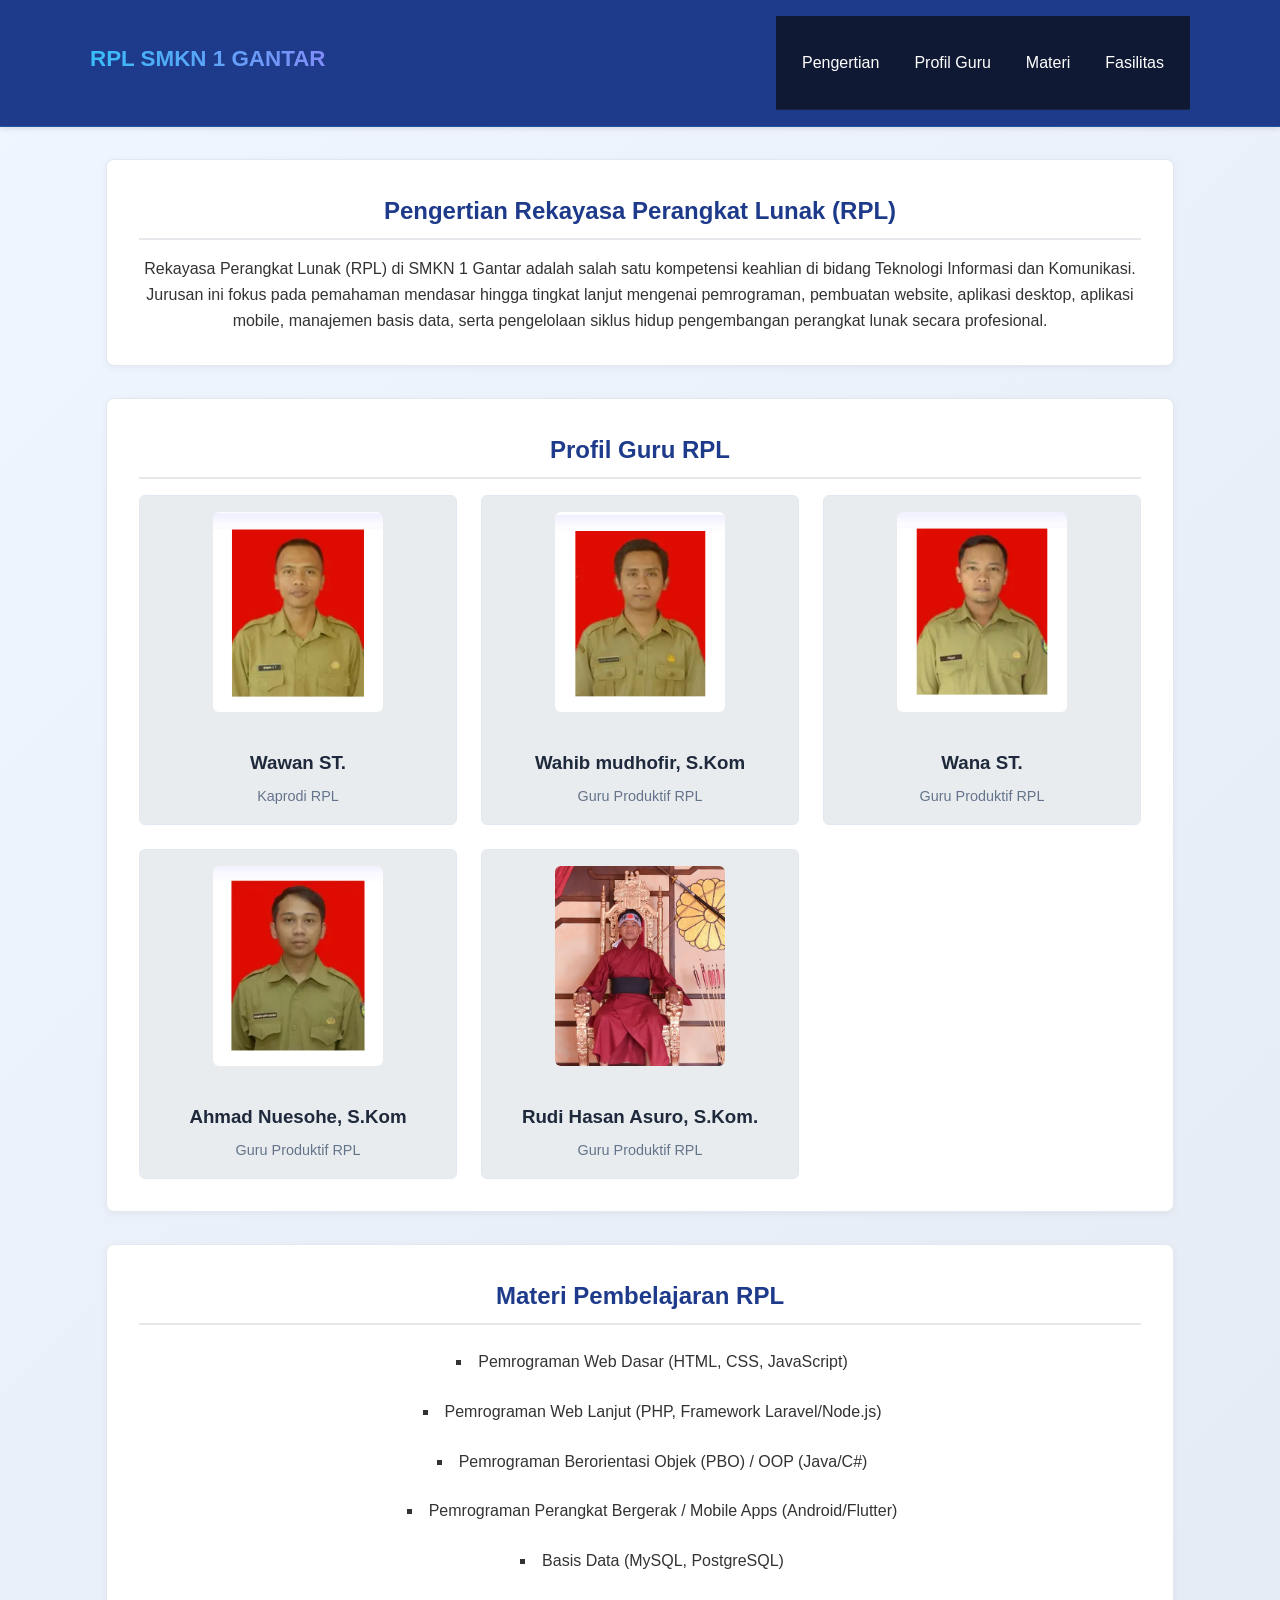
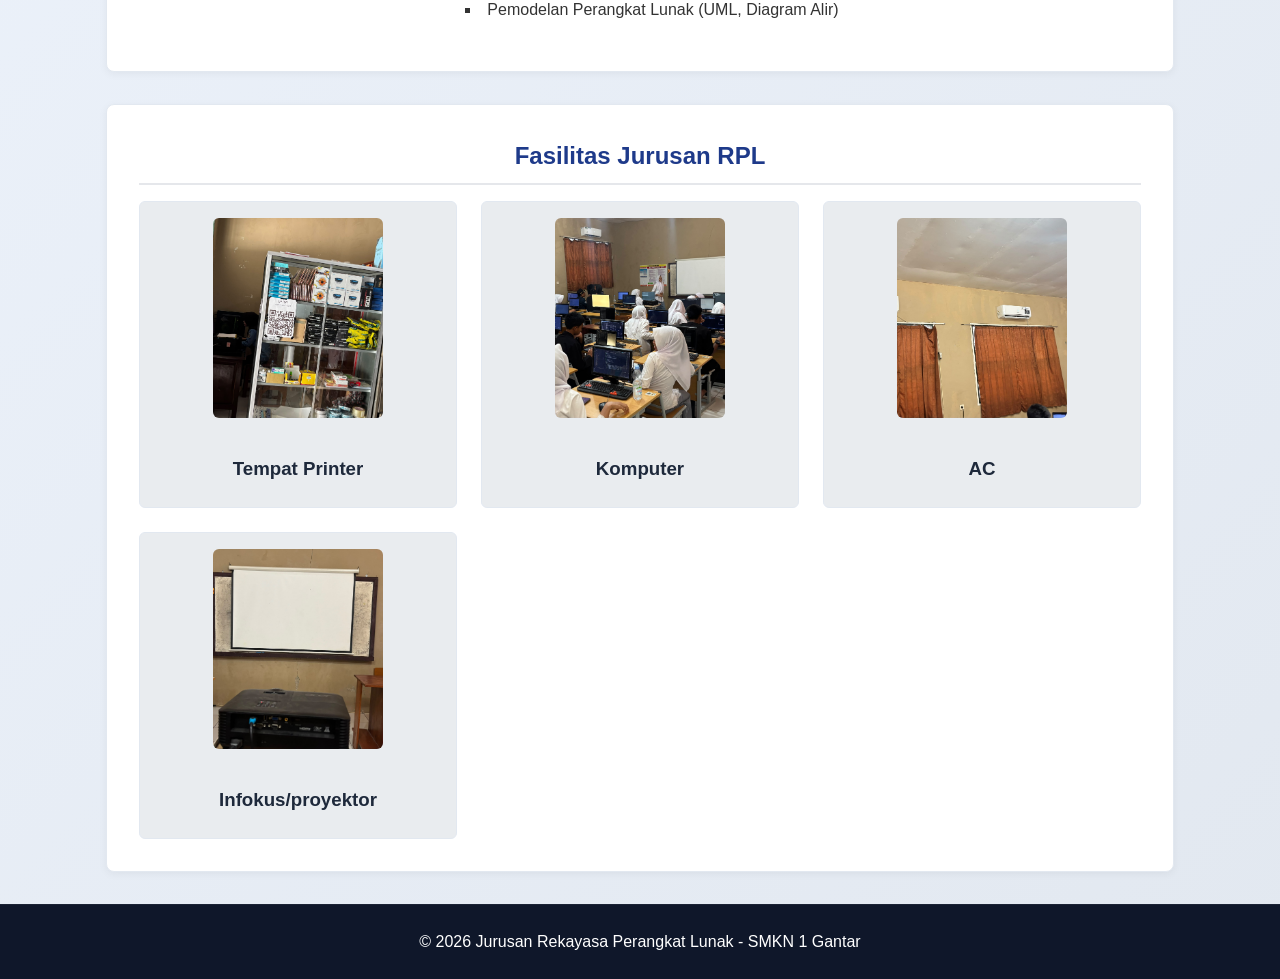
<file: html/rpl.html>
<!DOCTYPE html>
<html lang="id">
<head>
    <meta charset="UTF-8">
    <meta name="viewport" content="width=device-width, initial-scale=1.0">
    <title>Profil RPL SMKN 1 Gantar</title>
    <link rel="stylesheet" href="../assets/css/rpl.css">
</head>
<body>

    <!-- Header & Navigation -->
    <header>
        <div class="container nav-container">
            <h1 class="logo">RPL SMKN 1 GANTAR</h1>
            <nav>
                <ul>
                    <li><a href="#pengertian">Pengertian</a></li>
                    <li><a href="#guru">Profil Guru</a></li>
                    <li><a href="#materi">Materi</a></li>
                    <li><a href="#fasilitas">Fasilitas</a></li>
                </ul>
            </nav>
        </div>
    </header>

    <!-- Main Content -->
    <main class="container">

        <!-- Section 1: Pengertian RPL -->
        <section id="pengertian" class="card">
            <h2>Pengertian Rekayasa Perangkat Lunak (RPL)</h2>
            <p>Rekayasa Perangkat Lunak (RPL) di SMKN 1 Gantar adalah salah satu kompetensi keahlian di bidang Teknologi Informasi dan Komunikasi. Jurusan ini fokus pada pemahaman mendasar hingga tingkat lanjut mengenai pemrograman, pembuatan website, aplikasi desktop, aplikasi mobile, manajemen basis data, serta pengelolaan siklus hidup pengembangan perangkat lunak secara profesional.</p>
        </section>

        <!-- Section 2: Profil Guru -->
        <section id="guru" class="card">
            <h2>Profil Guru RPL</h2>
            <div class="grid">
                <div class="grid-card">
                   <img src="../assets/img/RPL 1.png" alt="foto pa.." class="profile-img">
                    <h3>Wawan ST.</h3>
                    <p>Kaprodi RPL</p>
                </div>
                <div class="grid-card">
                   <img src="../assets/img/RPL 2.png" alt="Foto pa.." class="profile-img">
                    <h3>Wahib mudhofir, S.Kom</h3>
                    <p>Guru Produktif RPL</p>
                </div>
                 <div class="grid-card">
                   <img src="../assets/img/RPL3.png" alt="foto pa.." class="profile-img">
                    <h3>Wana ST.</h3>
                    <p>Guru Produktif RPL</p>
            </div>
            <div class="grid-card">
                   <img src="../assets/img/RPL4.png" alt="foto pa.."class="profile-img">
                    <h3>Ahmad Nuesohe, S.Kom</h3>
                    <p>Guru Produktif RPL</p>
            </div>
            <div class="grid-card">
                   <img src="../assets/img/rpl.png" alt="foto pa.."class="profile-img">
                    <h3>Rudi Hasan Asuro, S.Kom.</h3>
                    <p>Guru Produktif RPL</p>
            </div>
        </div>
        </section>

        <!-- Section 3: Materi Jurusan RPL -->
        <section id="materi" class="card">
            <h2>Materi Pembelajaran RPL</h2>
            <ul class="materi-list">
                <li>Pemrograman Web Dasar (HTML, CSS, JavaScript)</li>
                <li>Pemrograman Web Lanjut (PHP, Framework Laravel/Node.js)</li>
                <li>Pemrograman Berorientasi Objek (PBO) / OOP (Java/C#)</li>
                <li>Pemrograman Perangkat Bergerak / Mobile Apps (Android/Flutter)</li>
                <li>Basis Data (MySQL, PostgreSQL)</li>
                <li>Pemodelan Perangkat Lunak (UML, Diagram Alir)</li>
            </ul>
        </section>

        <!-- Section 5: Fasilitas RPL -->
        <section id="fasilitas" class="card">
            <h2>Fasilitas Jurusan RPL</h2>
            <div class="grid">
                <div class="grid-card">
                   <img src="../assets/img/frpl1.jpg" alt="" class="profile-img">
                    <h3>Tempat Printer</h3>
                </div>
                <div class="grid-card">
                    <img src="../assets/img/frpl4.jpg" alt="" class="profile-img">
                    <h3>Komputer </h3>
                </div>
                  <div class="grid-card">
                    <img src="../assets/img/frpl3.jpg" alt="" class="profile-img">
                    <h3>AC </h3>
                    </div>
                 <div class="grid-card">
                    <img src="../assets/img/frp;2.jpg" alt="" class="profile-img">
                    <h3>Infokus/proyektor</h3>
                    </div>    

            </div>
        </section>

    </main>

    <!-- Footer -->
    <footer>
        <div class="container">
            <p>&copy; 2026 Jurusan Rekayasa Perangkat Lunak - SMKN 1 Gantar</p>
        </div>
    </footer>

    <script src="../assets/js/rpl.js"></script>
</body>
</html>
</file>
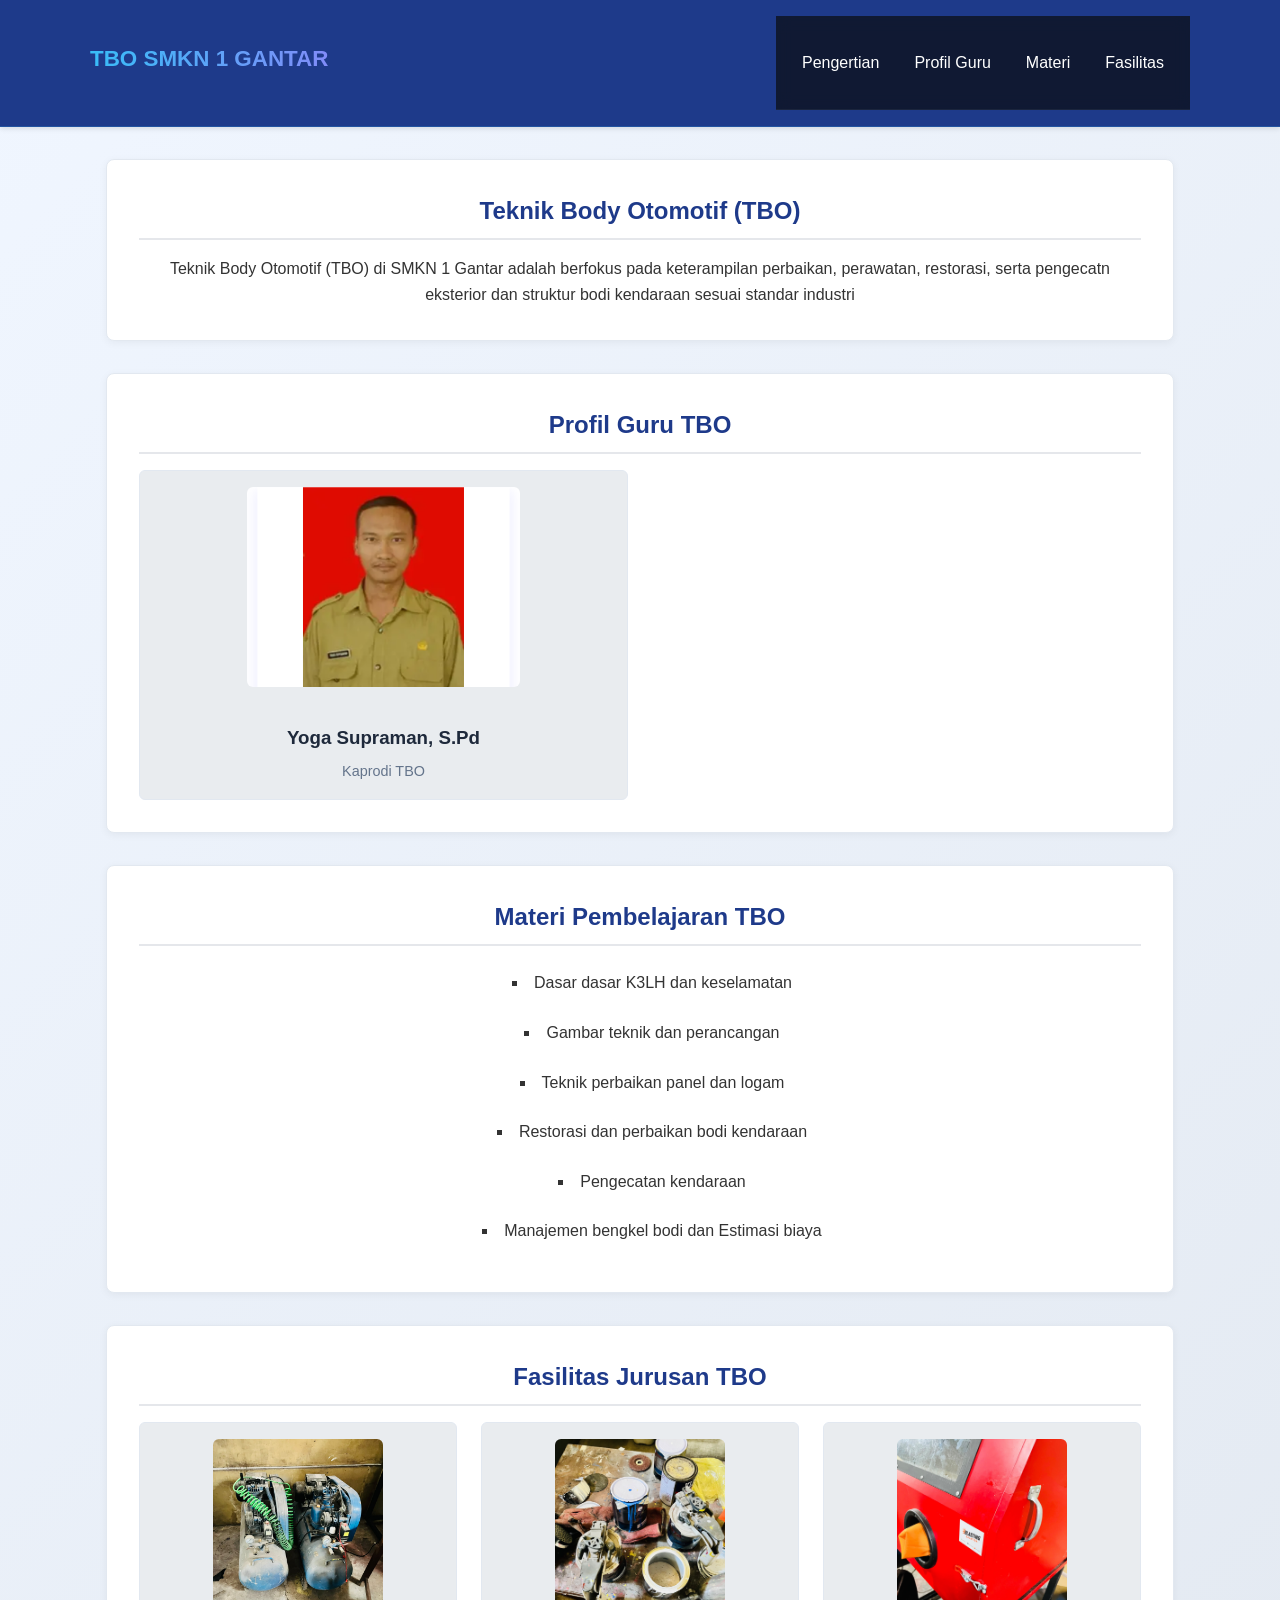
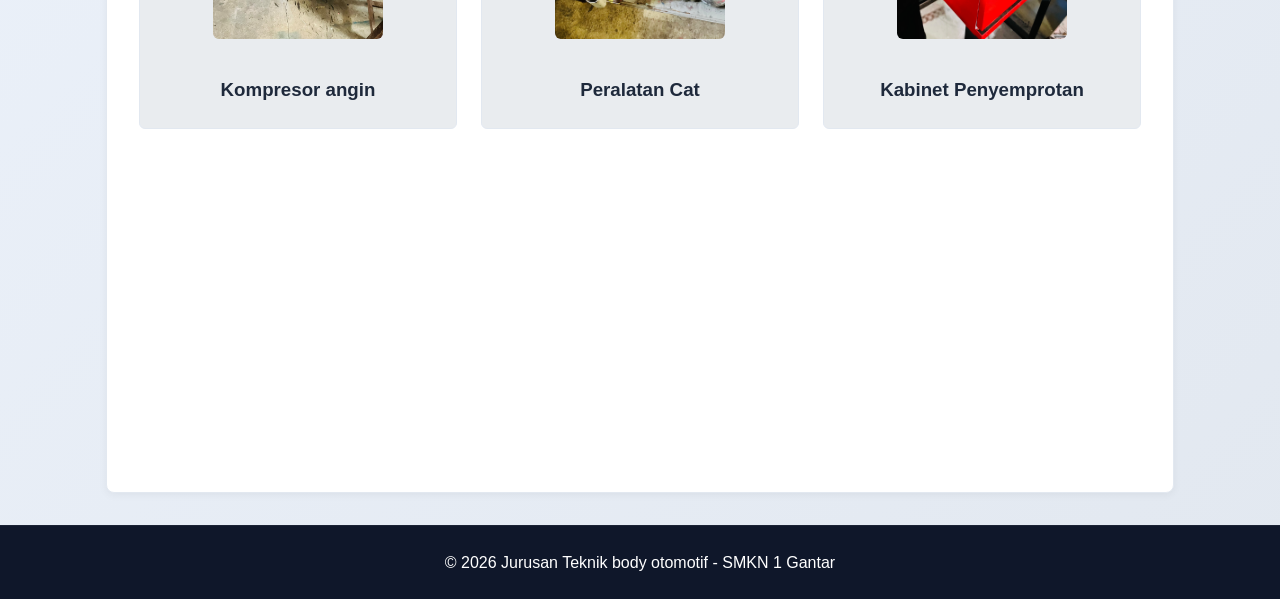
<file: html/tbo.html>
<!DOCTYPE html>
<html lang="id">
<head>
    <meta charset="UTF-8">
    <meta name="viewport" content="width=device-width, initial-scale=1.0">
    <title>Profil TBO SMKN 1 Gantar</title>
    <link rel="stylesheet" href="../assets/css/tbo.css">
</head>
<body>

    <!-- Header & Navigation -->
    <header>
        <div class="container nav-container">
            <h1 class="logo">TBO SMKN 1 GANTAR</h1>
            <nav>
                <ul>
                    <li><a href="#pengertian">Pengertian</a></li>
                    <li><a href="#guru">Profil Guru</a></li>
                    <li><a href="#materi">Materi</a></li>
                    <li><a href="#fasilitas">Fasilitas</a></li>
                </ul>
            </nav>
        </div>
    </header>

    <!-- Main Content -->
    <main class="container">

        <!-- Section 1: Pengertian TBO -->
        <section id="pengertian" class="card">
            <h2>Teknik Body Otomotif  (TBO)</h2>
            <p>Teknik Body Otomotif  (TBO) di SMKN 1 Gantar adalah berfokus pada keterampilan perbaikan, perawatan, restorasi, serta pengecatn eksterior dan struktur bodi kendaraan sesuai standar industri</p>
        </section>
            <!-- Section 2: Profil Guru -->
        <section id="guru" class="card">
            <h2>Profil Guru TBO</h2>
            <div class="grid">
                <div class="grid-card">
                   <img src="../assets/img/TBO.png" alt="Foto pa.." class="profile-img">
                    <h3>Yoga Supraman, S.Pd</h3>
                    <p>Kaprodi TBO</p>
                </div>
                 <div class="grid">

        </div>
        </section>

        <!-- Section 3: Materi Jurusan TBO -->
        <section id="materi" class="card">
            <h2>Materi Pembelajaran TBO</h2>
            <ul class="materi-list">
                <li>Dasar dasar K3LH dan keselamatan  </li>
                <li>Gambar teknik dan perancangan </li>
                <li>Teknik perbaikan panel dan logam</li>
                <li>Restorasi dan perbaikan bodi kendaraan</li>
                <li>Pengecatan kendaraan </li>
                <li>Manajemen bengkel bodi dan Estimasi biaya</li>
            </ul>
        </section>

        <!-- Section 5: Fasilitas TBO -->
        <section id="fasilitas" class="card">
            <h2>Fasilitas Jurusan TBO</h2>
            <div class="grid">
              <div class="grid-card">
                   <img src="../assets/img/tbo1.jpg" alt="Foto pa.." class="profile-img">
                    <h3>Kompresor angin</h3>
                </div>
                <div class="grid-card">
                   <img src="../assets/img/ftbo4.jpg" alt="Foto pa.." class="profile-img">
                    <h3>Peralatan Cat</h3>
                </div>
                <div class="grid-card">
                   <img src="../assets/img/ftbo3.jpg" alt="Foto pa.." class="profile-img">
                    <h3>Kabinet Penyemprotan</h3>
                </div>
                <div class="grid-card">
                   <img src="../assets/img/ftbo2.jpg" alt="Foto pa.." class="profile-img">
                    <h3>Pelindung Wajah</h3>
                </div>
            </div>
        </section>

    </main>

    <!-- Footer -->
    <footer>
        <div class="container">
            <p>&copy; 2026 Jurusan Teknik body otomotif - SMKN 1 Gantar</p>
        </div>
    </footer>

    <script src="../assets/js/tbo.js"></script>
</body>
</html>
</file>
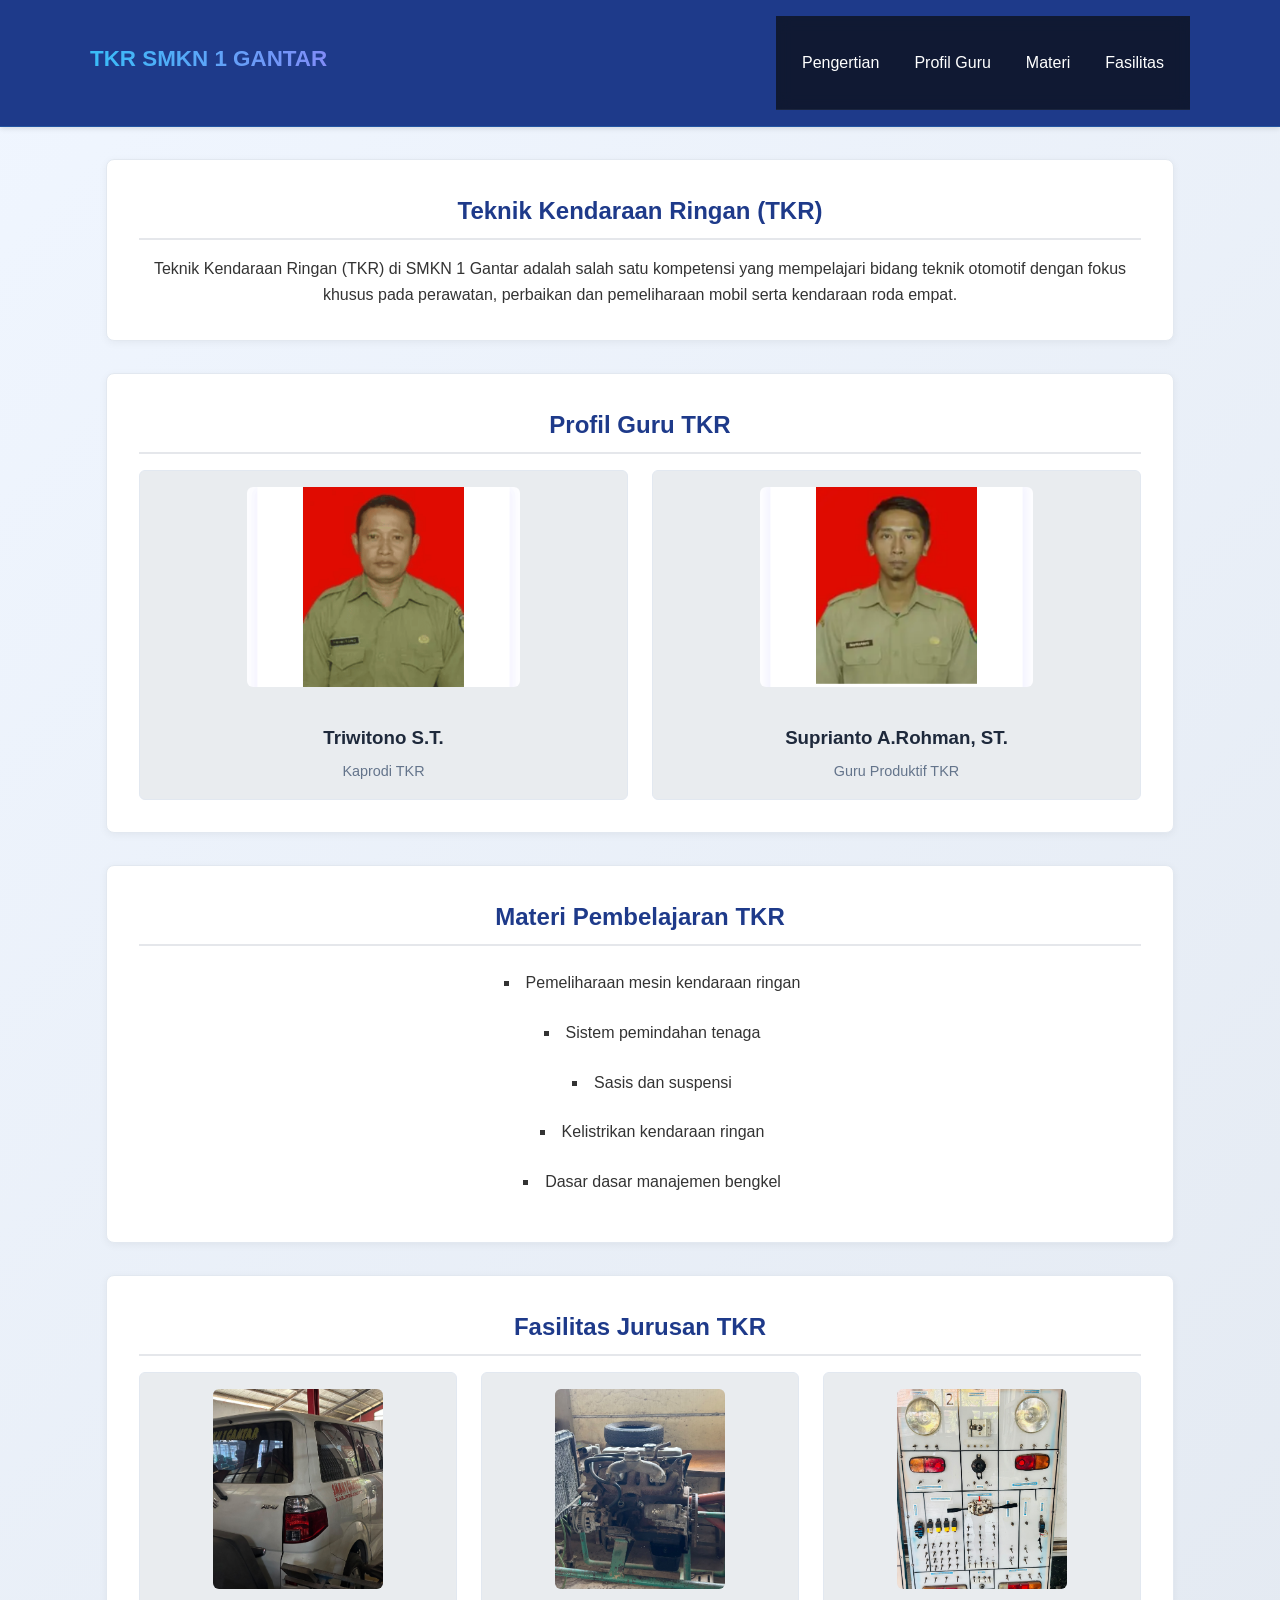
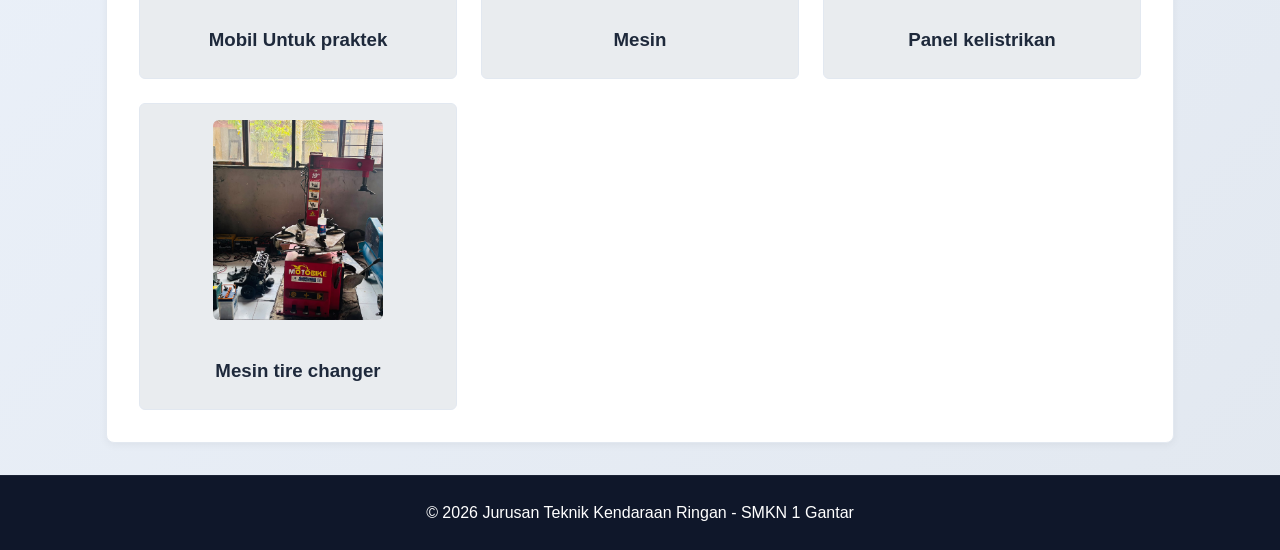
<file: html/tkr.html>
<!DOCTYPE html>
<html lang="id">
<head>
    <meta charset="UTF-8">
    <meta name="viewport" content="width=device-width, initial-scale=1.0">
    <title>Profil RPL SMKN 1 Gantar</title>
    <link rel="stylesheet" href="../assets/css/tkr.css">
</head>
<body>

    <!-- Header & Navigation -->
    <header>
        <div class="container nav-container">
            <h1 class="logo">TKR SMKN 1 GANTAR</h1>
            <nav>
                <ul>
                    <li><a href="#pengertian">Pengertian</a></li>
                    <li><a href="#guru">Profil Guru</a></li>
                    <li><a href="#materi">Materi</a></li>
                    <li><a href="#fasilitas">Fasilitas</a></li>
                </ul>
            </nav>
        </div>
    </header>

    <!-- Main Content -->
    <main class="container">

        <!-- Section 1: Pengertian TKR -->
        <section id="pengertian" class="card">
            <h2>Teknik Kendaraan Ringan (TKR)</h2>
            <p>Teknik Kendaraan Ringan (TKR) di SMKN 1 Gantar adalah salah satu kompetensi yang mempelajari bidang teknik otomotif dengan fokus khusus pada perawatan, perbaikan dan pemeliharaan mobil serta kendaraan roda empat.</p>
            </section>
        <!-- Section 2: Profil Guru -->
        <section id="guru" class="card">
            <h2>Profil Guru TKR</h2>
            <div class="grid">
                <div class="grid-card">
                   <img src="../assets/img/K TKR.png" alt="foto pa.." class="profile-img">
                    <h3>Triwitono S.T.</h3>
                    <p>Kaprodi TKR</p>
                </div>
                <div class="grid-card">
                   <img src="../assets/img/TKR1.png" alt="Foto pa.." class="profile-img">
                    <h3>Suprianto A.Rohman, ST.</h3>
                    <p>Guru Produktif TKR</p>
                </div>
            </div>    
        </section>

        <!-- Section 3: Materi Jurusan TKR -->
        <section id="materi" class="card">
            <h2>Materi Pembelajaran TKR</h2>
            <ul class="materi-list">
                <li>Pemeliharaan mesin kendaraan ringan </li>
                <li>Sistem  pemindahan tenaga</li>
                <li>Sasis dan suspensi</li>
                <li>Kelistrikan kendaraan ringan</li>
                <li>Dasar dasar manajemen bengkel </li>
            </ul>
        </section>

        <!-- Section 5: Fasilitas TKR -->
        <section id="fasilitas" class="card">
            <h2>Fasilitas Jurusan TKR</h2>
            <div class="grid">
                 <div class="grid-card">
                   <img src="../assets/img/ftkr2.jpg" alt="Foto pa.." class="profile-img">
                    <h3>Mobil Untuk praktek</h3>
                </div>
                <div class="grid-card">
                   <img src="../assets/img/ftkr1.jpg" alt="Foto pa.." class="profile-img">
                    <h3>Mesin</h3>
                </div>
                <div class="grid-card">
                   <img src="../assets/img/ftkr3.jpg" alt="Foto pa.." class="profile-img">
                    <h3>Panel kelistrikan</h3>
                </div>
                <div class="grid-card">
                   <img src="../assets/img/ftkr4.jpg" alt="Foto pa.." class="profile-img">
                    <h3>Mesin tire changer</h3>
                </div>
            </div>
        </section>

    </main>

    <!-- Footer -->
    <footer>
        <div class="container">
            <p>&copy; 2026 Jurusan Teknik Kendaraan Ringan - SMKN 1 Gantar</p>
        </div>
    </footer>

    <script src="../assets/js/tkr.js"></script>
</body>
</html>
</file>
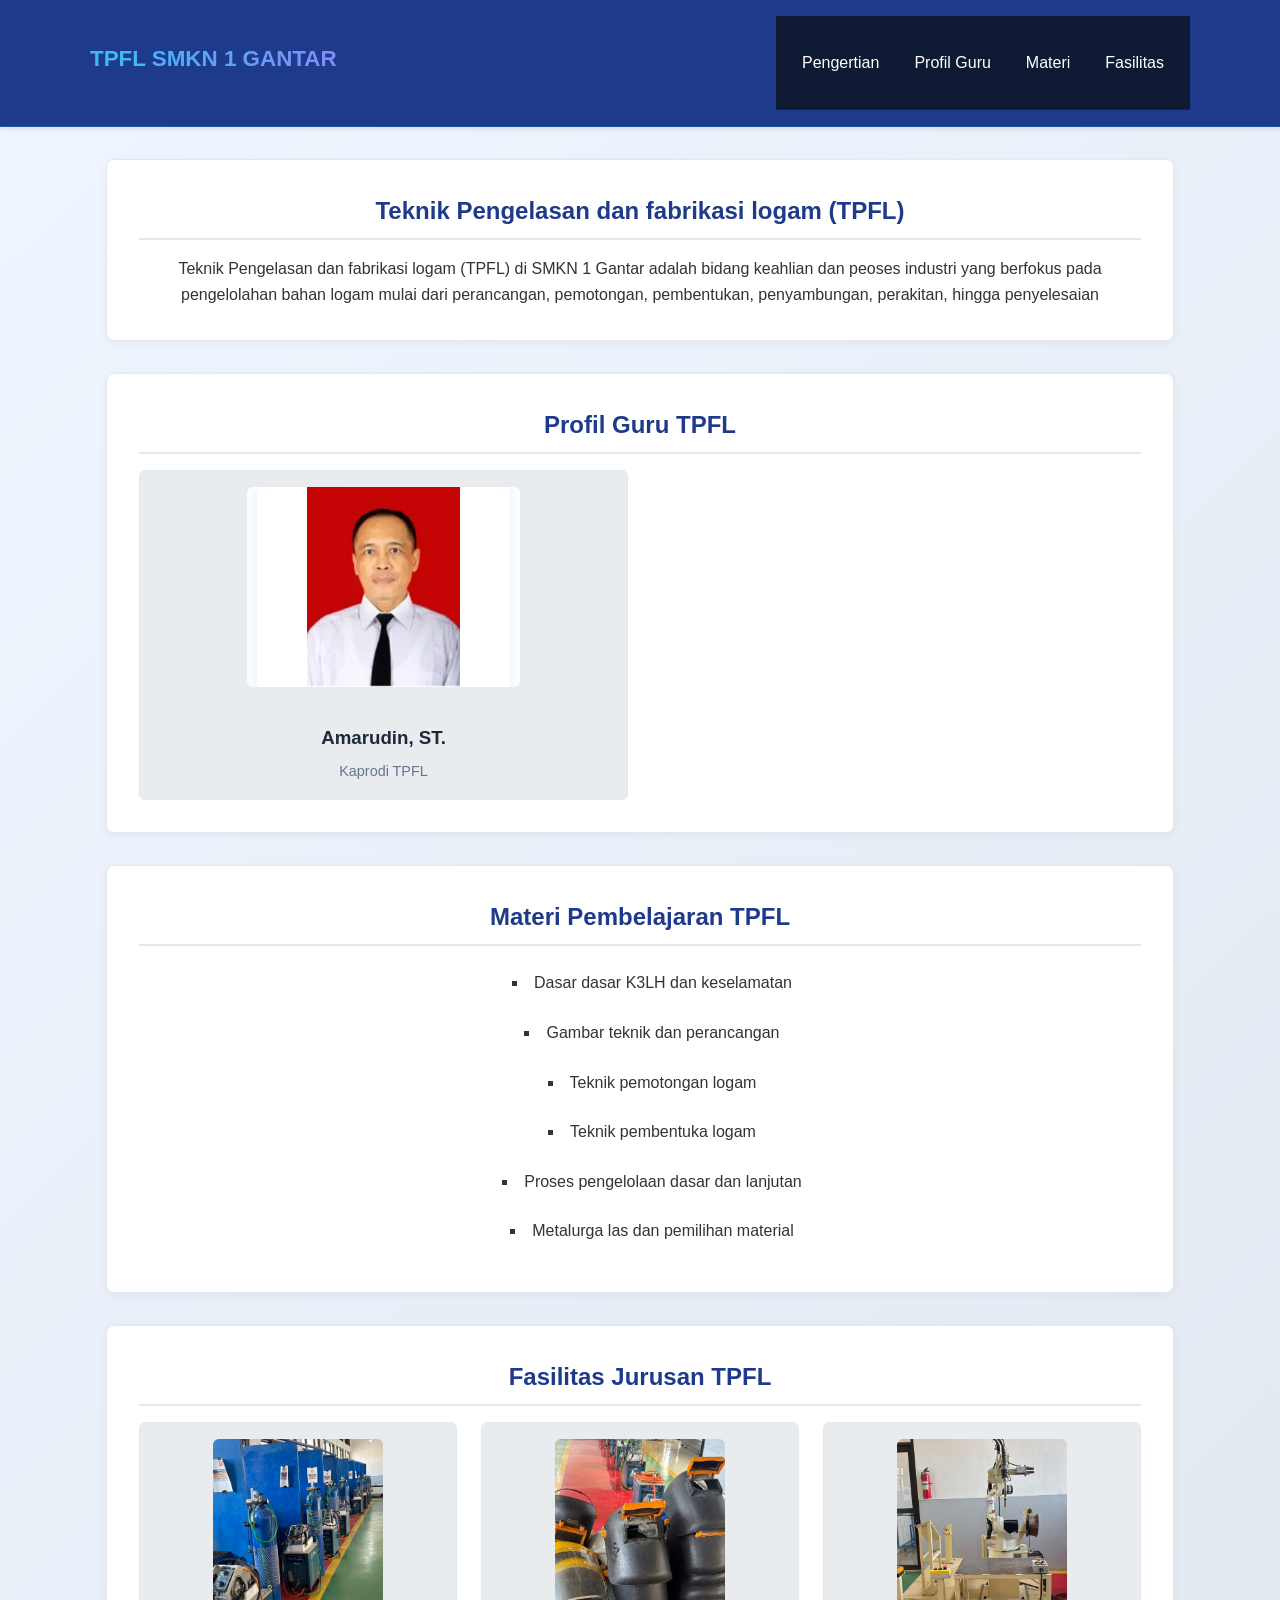
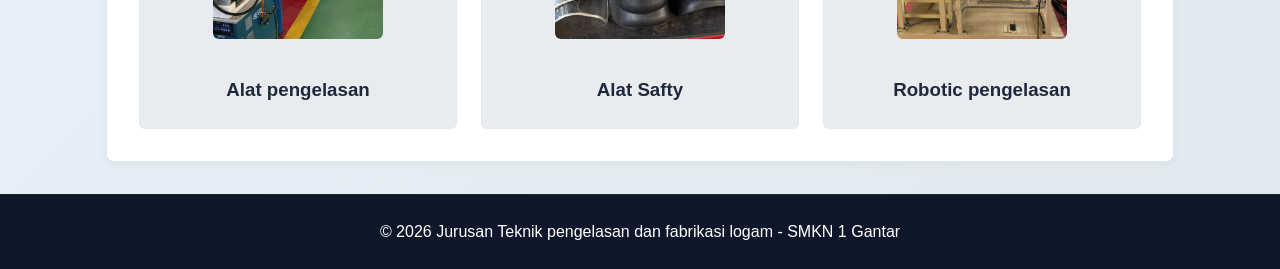
<file: html/tpfl.html>
<!DOCTYPE html>
<html lang="id">
<head>
    <meta charset="UTF-8">
    <meta name="viewport" content="width=device-width, initial-scale=1.0">
    <title>Profil TPFL SMKN 1 Gantar</title>
    <link rel="stylesheet" href="../assets/css/tpfl.css">
</head>
<body>

    <!-- Header & Navigation -->
    <header>
        <div class="container nav-container">
            <h1 class="logo">TPFL SMKN 1 GANTAR</h1>
            <nav>
                <ul>
                    <li><a href="#pengertian">Pengertian</a></li>
                    <li><a href="#guru">Profil Guru</a></li>
                    <li><a href="#materi">Materi</a></li>
                    <li><a href="#fasilitas">Fasilitas</a></li>
                </ul>
            </nav>
        </div>
    </header>

    <!-- Main Content -->
    <main class="container">

        <!-- Section 1: Pengertian TPFL -->
        <section id="pengertian" class="card">
            <h2>Teknik Pengelasan dan fabrikasi logam  (TPFL)</h2>
            <p>Teknik Pengelasan dan fabrikasi logam  (TPFL) di SMKN 1 Gantar adalah bidang keahlian dan peoses industri yang berfokus pada pengelolahan bahan logam mulai dari perancangan, pemotongan, pembentukan, penyambungan, perakitan, hingga penyelesaian</p>
            </section>
            <!-- Section 2: Profil Guru -->
        <section id="guru" class="card">
            <h2>Profil Guru TPFL</h2>
            <div class="grid">
                <div class="grid-card">
                   <img src="../assets/img/TPFL.png" class="profile-img">
                   <h3>Amarudin, ST.</h3>
                    <p>Kaprodi TPFL</p>
                </div>
                <div class="grid">
        </div>
        </section>

        <!-- Section 3: Materi Jurusan TPFL -->
        <section id="materi" class="card">
            <h2>Materi Pembelajaran TPFL</h2>
            <ul class="materi-list">
                <li>Dasar dasar K3LH dan keselamatan  </li>
                <li>Gambar teknik dan perancangan </li>
                <li>Teknik pemotongan logam</li>
                <li>Teknik pembentuka logam</li>
                <li>Proses pengelolaan dasar dan lanjutan </li>
                <li>Metalurga las dan pemilihan material</li>
            </ul>
        </section>

        <!-- Section 5: Fasilitas TPFL -->
        <section id="fasilitas" class="card">
            <h2>Fasilitas Jurusan TPFL</h2>
            <div class="grid">
                <div class="grid-card">
                    <img src="../assets/img/ftpfl1.jpg" class="profile-img">
                    <h3>Alat pengelasan</h3>
                </div>
                <div class="grid-card">
                    <img src="../assets/img/ftpfl3.jpg" class="profile-img">
                    <h3>Alat Safty</h3>
                </div>
                <div class="grid-card">
                    <img src="../assets/img/ftpfl2.jpg" class="profile-img">
                    <h3>Robotic pengelasan</h3>
                </div>
            </div>
        </section>

    </main>

    <!-- Footer -->
    <footer>
        <div class="container">
            <p>&copy; 2026 Jurusan Teknik pengelasan dan fabrikasi logam - SMKN 1 Gantar</p>
        </div>
    </footer>

    <script src="../assets/js/tpfl.js"></script>
</body>
</html>
</file>
<file: assets/css/style.css>
/* Import Google Font Modern (Poppins & Inter) */
@import url('https://fonts.googleapis.com/css2?family=Inter:wght@400;500;600&family=Poppins:wght@600;700;800&display=swap');

/* CSS Variables - Palet Warna Biru Modern */
:root {
    --primary: #06285a;          /* Deep Royal Blue */
    --primary-mid: #0f4c9c;      /* Modern Ocean Blue */
    --primary-bright: #1e88e5;   /* Vibrant Sky Blue */
    --accent-cyan: #38bdf8;      /* Electric Cyan Accent */
    --accent-soft: #bae6fd;      /* Soft Ice Blue */
    --bg-main: #e3f0ff;          /* Latar Utama Biru Es Lembut */
    --bg-alt: #cfe4ff;           /* Latar Section Bergantian Biru Langit Muda */
    --card-bg: #f8fbff;          /* Putih Kebiruan Bersih untuk Card */
    --text-dark: #0a2540;        /* Teks Utama Biru Gelap */
    --text-muted: #3b5984;       /* Teks Sekunder Biru Keabuan */
    --white: #ffffff;
    --shadow-sm: 0 4px 10px rgba(6, 40, 90, 0.08);
    --shadow-hover: 0 20px 35px -5px rgba(15, 76, 156, 0.25);
    --radius-lg: 16px;
    --radius-md: 12px;
}

/* Reset & Base Styles */
* {
    margin: 0;
    padding: 0;
    box-sizing: border-box;
    font-family: 'Inter', -apple-system, BlinkMacSystemFont, sans-serif;
}

html {
    scroll-behavior: smooth;
}

body {
    background: linear-gradient(180deg, #dbeafe 0%, #e8f2ff 50%, #d4e7ff 100%);
    color: var(--text-dark);
    line-height: 1.7;
    overflow-x: hidden;
}

h1, h2, h3, .logo-title {
    font-family: 'Poppins', sans-serif;
}

.container {
    width: 90%;
    max-width: 1200px;
    margin: 0 auto;
}

/* Header & Navigasi (Glassmorphism Biru Tua) */
.header {
    background: rgba(6, 40, 90, 0.9);
    backdrop-filter: blur(14px);
    -webkit-backdrop-filter: blur(14px);
    border-bottom: 1px solid rgba(56, 189, 248, 0.2);
    color: var(--white);
    padding: 1rem 0;
    position: sticky;
    top: 0;
    z-index: 1000;
    box-shadow: 0 4px 20px rgba(6, 40, 90, 0.25);
}

.header-container {
    display: flex;
    justify-content: space-between;
    align-items: center;
    flex-wrap: wrap;
}

.logo-title {
    font-size: 1.5rem;
    font-weight: 800;
    letter-spacing: 0.5px;
    background: linear-gradient(to right, #ffffff, #7dd3fc);
    -webkit-background-clip: text;
    -webkit-text-fill-color: transparent;
}

.nav {
    display: flex;
    gap: 1.8rem;
}

.nav a {
    color: rgba(255, 255, 255, 0.9);
    text-decoration: none;
    font-weight: 500;
    font-size: 0.95rem;
    position: relative;
    padding: 0.3rem 0;
    transition: color 0.3s ease;
}

.nav a::after {
    content: '';
    position: absolute;
    width: 0;
    height: 2.5px;
    bottom: 0;
    left: 0;
    background: linear-gradient(90deg, var(--accent-cyan), #93c5fd);
    border-radius: 2px;
    transition: width 0.3s ease;
}

.nav a:hover {
    color: var(--accent-cyan);
}

.nav a:hover::after {
    width: 100%;
}

/* Hero Section (Gradasi Biru Berlapis) */
.hero {
    background: radial-gradient(circle at top right, #2563eb 0%, #0f4c9c 45%, #06285a 100%);
    color: var(--white);
    text-align: center;
    padding: 6rem 1rem 5.5rem 1rem;
    position: relative;
    overflow: hidden;
}

/* Dekorasi cahaya biru cyan abstrak */
.hero::before {
    content: '';
    position: absolute;
    width: 500px;
    height: 500px;
    background: radial-gradient(circle, rgba(56, 189, 248, 0.25) 0%, transparent 70%);
    top: -150px;
    left: -100px;
    border-radius: 50%;
    pointer-events: none;
}

.hero::after {
    content: '';
    position: absolute;
    width: 400px;
    height: 400px;
    background: radial-gradient(circle, rgba(30, 136, 229, 0.3) 0%, transparent 70%);
    bottom: -150px;
    right: -80px;
    border-radius: 50%;
    pointer-events: none;
}

.hero-content {
    position: relative;
    z-index: 2;
}

.hero-content img {
    object-fit: contain;
    margin-bottom: 1.2rem;
    filter: drop-shadow(0 8px 20px rgba(0, 15, 45, 0.35));
    transition: transform 0.4s ease;
}

.hero-content img:hover {
    transform: scale(1.05);
}

.hero-content h2 {
    font-size: 2.6rem;
    font-weight: 800;
    margin-bottom: 1rem;
    letter-spacing: -0.5px;
    line-height: 1.2;
}

.hero-content p {
    font-size: 1.15rem;
    max-width: 680px;
    margin: 0 auto;
    color: #dbeafe;
}

/* Section Umum */
.section {
    padding: 5.5rem 0;
}

.bg-light {
    background: linear-gradient(135deg, #c7e0ff 0%, #dbeafe 100%);
    border-top: 1px solid rgba(30, 136, 229, 0.15);
    border-bottom: 1px solid rgba(30, 136, 229, 0.15);
    position: relative;
}

.section-title {
    text-align: center;
    font-size: 2.1rem;
    font-weight: 700;
    color: var(--primary);
    margin-bottom: 0.75rem;
    position: relative;
}

/* Garis aksen gradasi biru di bawah judul */
.section-title::after {
    content: '';
    display: block;
    width: 70px;
    height: 4px;
    background: linear-gradient(90deg, var(--primary-mid), var(--accent-cyan));
    margin: 0.6rem auto 0 auto;
    border-radius: 4px;
}

.section-subtitle {
    text-align: center;
    color: var(--text-muted);
    max-width: 650px;
    margin: 1rem auto 3rem auto;
    font-size: 1.02rem;
}

#jurusan .section-title {
    margin-bottom: 3rem;
}

/* Grid & Card System */
.grid-container {
    display: grid;
    grid-template-columns: repeat(auto-fit, minmax(270px, 1fr));
    gap: 2rem;
}

.karier-grid {
    grid-template-columns: repeat(auto-fit, minmax(310px, 1fr));
}

.card {
    background: var(--card-bg);
    border-radius: var(--radius-lg);
    padding: 2rem 1.6rem;
    text-align: center;
    box-shadow: var(--shadow-sm);
    border: 1px solid rgba(30, 136, 229, 0.18);
    transition: all 0.35s cubic-bezier(0.25, 0.8, 0.25, 1);
    display: flex;
    flex-direction: column;
    align-items: center;
    position: relative;
    overflow: hidden;
}

/* State awal elemen sebelum masuk ke layar */
.card, .grid-card {
    opacity: 0;
    transform: translateY(30px);
    transition: opacity 0.6s ease-out, transform 0.6s ease-out, box-shadow 0.3s ease, border-color 0.3s ease;
    will-change: opacity, transform;
}

/* State ketika elemen sudah masuk ke layar (diberikan oleh JavaScript) */
.card.fade-in-visible, .grid-card.fade-in-visible {
    opacity: 1;
    transform: translateY(0);
}

/* Garis aksen biru elektrik di atas card saat hover */
.card::before {
    content: '';
    position: absolute;
    top: 0;
    left: 0;
    width: 100%;
    height: 4px;
    background: linear-gradient(90deg, var(--primary-mid), var(--accent-cyan));
    transform: scaleX(0);
    transform-origin: left;
    transition: transform 0.35s ease;
}

.card:hover {
    transform: translateY(-8px);
    background: var(--white);
    box-shadow: var(--shadow-hover);
    border-color: var(--primary-bright);
}

.card:hover::before {
    transform: scaleX(1);
}

/* Logo Jurusan dengan Wadah Lingkaran Biru Lembut */
.logo-container {
    width: 96px;
    height: 96px;
    margin-bottom: 1.25rem;
    display: flex;
    align-items: center;
    justify-content: center;
    background: linear-gradient(145deg, #dbeafe, #f0f7ff);
    border-radius: 50%;
    padding: 14px;
    border: 1px solid rgba(56, 189, 248, 0.3);
    box-shadow: 0 6px 15px rgba(15, 76, 156, 0.12);
    transition: transform 0.35s ease;
}

.card:hover .logo-container {
    transform: scale(1.08) rotate(3deg);
}

.logo-img {
    max-width: 100%;
    max-height: 100%;
    object-fit: contain;
}

/* Kotak Placeholder Foto Kosong */
.photo-placeholder {
    width: 100%;
    height: 400px;
    background: linear-gradient(135deg, #dbeafe 0%, #eff6ff 100%);
    border: 2px dashed #60a5fa;
    border-radius: var(--radius-md);
    margin-bottom: 1.4rem;
    display: flex;
    align-items: center;
    justify-content: center;
    position: relative;
    overflow: hidden;
    color: var(--primary-mid);
    font-size: 0.9rem;
    font-weight: 500;
    transition: border-color 0.3s ease;
}

.card:hover .photo-placeholder {
    border-color: var(--primary-bright);
}

.photo-placeholder img[src=""] {
    display: none;
}

.photo-placeholder img:not([src=""]) {
    width: 100%;
    height: 100%;
    object-fit: cover;
    position: absolute;
    top: 0;
    left: 0;
    z-index: 2;
    transition: transform 0.5s ease;
}

.card:hover .photo-placeholder img:not([src=""]) {
    transform: scale(1.06);
}

/* Typography dalam Card */
.card h3 {
    font-size: 1.35rem;
    font-weight: 700;
    color: var(--primary);
    margin-bottom: 0.35rem;
}

.card h3 a {
    text-decoration: none;
    color: var(--primary);
    transition: color 0.25s ease;
}

.card h3 a:hover {
    color: var(--primary-bright);
}

.card h4 {
    font-size: 0.85rem;
    text-transform: uppercase;
    letter-spacing: 0.8px;
    color: var(--primary-mid);
    background-color: #dbeafe;
    border: 1px solid rgba(59, 130, 246, 0.25);
    padding: 0.25rem 0.85rem;
    border-radius: 20px;
    font-weight: 600;
    margin-bottom: 0.9rem;
}

.card p {
    font-size: 0.94rem;
    color: var(--text-muted);
    line-height: 1.65;
}

/* Footer */
.footer {
    background: linear-gradient(135deg, #0f4c9c 0%, #06285a 100%);
    color: #e0f2fe;
    text-align: center;
    padding: 2.2rem 0;
    margin-top: 0;
    font-size: 0.92rem;
    border-top: 1px solid rgba(56, 189, 248, 0.25);
}

/* Responsif Mobile */
@media (max-width: 768px) {
    .header-container {
        flex-direction: column;
        gap: 0.85rem;
    }

    .nav {
        gap: 1.2rem;
        font-size: 0.9rem;
    }

    .hero {
        padding: 4.5rem 1rem 4rem 1rem;
    }

    .hero-content h2 {
        font-size: 1.9rem;
    }

    .section {
        padding: 4rem 0;
    }

    .section-title {
        font-size: 1.75rem;
    }
}

/* CSS Tambahan untuk Kuis Minat Jurusan */
        .quiz-box {
            background: #ffffff;
            padding: 30px;
            border-radius: 12px;
            box-shadow: 0 4px 15px rgba(0,0,0,0.08);
            max-width: 750px;
            margin: 20px auto;
        }
        .quiz-question {
            margin-bottom: 25px;
            padding-bottom: 15px;
            border-bottom: 1px solid #eee;
        }
        .quiz-question h4 {
            margin-bottom: 12px;
            color: #222;
            font-size: 1.1rem;
        }
        .quiz-option {
            display: block;
            margin: 8px 0;
            padding: 12px 15px;
            background: #f8f9fa;
            border: 1px solid #ddd;
            border-radius: 8px;
            cursor: pointer;
            transition: all 0.2s ease;
        }
        .quiz-option:hover {
            background: #e9ecef;
            border-color: #0056b3;
        }
        .quiz-option input {
            margin-right: 10px;
        }
        .btn-submit-quiz {
            display: block;
            width: 100%;
            padding: 14px;
            background-color: #0056b3;
            color: white;
            border: none;
            border-radius: 8px;
            font-size: 1rem;
            font-weight: bold;
            cursor: pointer;
            transition: background 0.3s;
        }
        .btn-submit-quiz:hover {
            background-color: #004494;
        }
        .quiz-result {
            margin-top: 25px;
            padding: 20px;
            background-color: #e6f4ea;
            border-left: 5px solid #28a745;
            border-radius: 8px;
            display: none;
        }
        .quiz-result h3 {
            color: #1e7e34;
            margin-bottom: 8px;
        }
        .btn-detail-jurusan {
            display: inline-block;
            margin-top: 12px;
            padding: 8px 16px;
            background: #28a745;
            color: #fff;
            text-decoration: none;
            border-radius: 6px;
            font-size: 0.9rem;
        }
</file>
<file: assets/css/akuntasi.css>
/* Reset CSS */
/* Reset & Base Styles */
* {
    margin: 0;
    padding: 0;
    box-sizing: border-box;
    font-family: 'Segoe UI', Tahoma, Geneva, Verdana, sans-serif;
}

/* Background Modern (Mesh Gradient + Tech Grid Pattern) */
body {
    background-color: #0f172a;
     background-image: linear-gradient(135deg, #f0f6ff 0%, #e2e8f0 100%);
    font-family: 'Segoe UI', Tahoma, Geneva, Verdana, sans-serif;
    line-height: 1.6;
}

/* Header Modern dengan Gradasi */
header {
    background: rgba(6, 40, 90, 0.9);
    backdrop-filter: blur(14px);
    -webkit-backdrop-filter: blur(14px);
    border-bottom: 1px solid rgba(56, 189, 248, 0.2);
    color: var(--white);
    padding: 1rem 0;
    position: sticky;
    top: 0;
    z-index: 1000;
    box-shadow: 0 4px 20px rgba(6, 40, 90, 0.25);
}


header h1 {
    font-size: 2.2rem;
    margin-bottom: 0.5rem;
    background: linear-gradient(to right, #38bdf8, #818cf8);
    -webkit-background-clip: text;
    -webkit-text-fill-color: transparent;
}

header p {
    color: #1c1c1d;
}

/* Navigasi */
nav {
    background-color: rgba(15, 23, 42, 0.9);
    backdrop-filter: blur(8px);
    display: flex;
    justify-content: center;
    gap: 1rem;
    padding: 1rem;
    position: sticky;
    top: 0;
    z-index: 100;
    border-bottom: 1px solid rgba(255, 255, 255, 0.05);
}

nav a {
    color: #f8fafc;
    text-decoration: none;
    font-weight: 600;
    padding: 0.5rem 1rem;
    border-radius: 6px;
    transition: background-color 0.3s ease, transform 0.1s ease;
}

nav a:hover {
    background-color: rgba(255, 255, 255, 0.1);
    color: #38bdf8;
}

/* Animasi Navigasi Klik */
nav a:active {
    transform: scale(0.95);
}

main {
    max-width: 1000px;
    margin: 2rem auto;
    padding: 0 1rem;
}

/* Section Card Modern dengan Glassmorphism */
section {
    background: rgba(255, 255, 255, 0.95);
    backdrop-filter: blur(10px);
    padding: 2rem;
    margin-bottom: 2rem;
    border-radius: 12px;
    box-shadow: 0 10px 25px -5px rgba(0, 0, 0, 0.2), 0 8px 10px -6px rgba(0, 0, 0, 0.2);
    border: 1px solid rgba(255, 255, 255, 0.3);
}

section h2 {
    color: #0284c7;
    margin-bottom: 1rem;
    border-bottom: 2px solid #e2e8f0;
    padding-bottom: 0.5rem;
}

/* Card Grid Styles */
.grid-container {
    display: grid;
    grid-template-columns: repeat(auto-fit, minmax(220px, 1fr));
    gap: 1.5rem;
    margin-top: 1rem;
}
.card section{
    background-color: #1e293b;
    border: 1px solid #334155;
    border-radius: 12px;
    box-shadow: 0 10px 25px rgba(0, 0, 0, 0.3);
    padding: 24px;
    margin-bottom: 20px;
}
.card {
    background: #0570db;
    border: 1px solid #e2e8f0;
    border-radius: 8px;
    padding: 1.5rem;
    text-align: center;
    transition: transform 0.2s ease, box-shadow 0.2s ease;
    cursor: pointer;
    user-select: none;
}

/* State awal elemen sebelum masuk ke layar */
.card, .grid-card {
    opacity: 0;
    transform: translateY(30px);
    transition: opacity 0.6s ease-out, transform 0.6s ease-out, box-shadow 0.3s ease, border-color 0.3s ease;
    will-change: opacity, transform;
}

/* State ketika elemen sudah masuk ke layar (diberikan oleh JavaScript) */
.card.fade-in-visible, .grid-card.fade-in-visible {
    opacity: 1;
    transform: translateY(0);
}

.card:hover {
    transform: translateY(-4px);
    box-shadow: 0 8px 16px rgba(0, 0, 0, 0.08);
}

/* Animasi saat elemen card di-klik */
.card:active {
    animation: clickRipple 0.3s ease-out;
}

/* Keyframes untuk Efek Animasi Klik (Ripple/Pulse) */
@keyframes clickRipple {
    0% {
        transform: scale(1);
        box-shadow: 0 0 0 0 rgba(2, 132, 199, 0.5);
    }
    50% {
        transform: scale(0.97);
        box-shadow: 0 0 0 10px rgba(2, 132, 199, 0);
    }
    100% {
        transform: scale(1);
        box-shadow: 0 0 0 0 rgba(2, 132, 199, 0);
    }
}

/* Animasi Tambahan saat Kelas Javascript (.clicked) Ditambahkan */
.clicked-animation {
    animation: pulseClick 0.4s ease-in-out;
}

@keyframes pulseClick {
    0% {
        transform: scale(1);
        background-color: #f8fafc;
    }
    50% {
        transform: scale(0.95);
        background-color: #e0f2fe;
    }
    100% {
        transform: scale(1);
        background-color: #f8fafc;
    }
}

.profile-img {
    width: 60%;
    height: 200px;
    object-fit: cover; 
    border-radius: 6px;
    margin-bottom: 1rem;
}

ul {
    list-style-position: inside;
    margin-top: 0.5rem;
}

li {
    margin-bottom: 0.5rem;
    padding: 0.3rem 0;
    transition: background-color 0.2s ease;
    border-radius: 4px;
}

li:hover {
    background-color: #f1f5f9;
    padding-left: 0.5rem;
}

footer {
    text-align: center;
    padding: 1.5rem;
    background-color: #0f172a;
    color: #94a3b8;
    margin-top: 2rem;
    border-top: 1px solid rgba(255, 255, 255, 0.05);
}

body {
background-color: #f4f6f9;
color: #333;
line-height: 1.6;
}

.container {
width: 90%;
max-width: 1100px;
margin: 0 auto;
}

/* Header & Navigasi */
header {
background-color: #1e3a8a;
color: #ffffff;
padding: 1rem 0;
position: sticky;
top: 0;
z-index: 100;
box-shadow: 0 2px 5px rgba(0,0,0,0.1);
}

.nav-container {
display: flex;
justify-content: space-between;
align-items: center;
flex-wrap: wrap;
}

.logo {
font-size: 1.4rem;
font-weight: bold;
}

nav ul {
display: flex;
list-style: none;
gap: 15px;
}

nav a {
color: #ffffff;
text-decoration: none;
font-weight: 500;
padding: 5px 10px;
border-radius: 4px;
transition: background 0.3s;
}

nav a:hover {
background-color: #2563eb;
}

/* Section Card Standard */
.card {
background-color: #ffffff;
padding: 2rem;
margin: 2rem 0;
border-radius: 8px;
box-shadow: 0 2px 8px rgba(0,0,0,0.05);
}

.card h2 {
color: #1e3a8a;
margin-bottom: 1rem;
border-bottom: 2px solid #e5e7eb;
padding-bottom: 0.5rem;
}

/* Grid Layout untuk Guru, Karya, Fasilitas */
.grid {
display: grid;
grid-template-columns: repeat(auto-fit, minmax(250px, 1fr));
gap: 1.5rem;
margin-top: 1rem;
}

.grid-card {
background-color: #f8fafc;
border: 1px solid #e2e8f0;
border-radius: 6px;
padding: 1rem;
text-align: center;
}

.grid-card h3 {
margin: 0.8rem 0 0.4rem;
color: #1e293b;
}

.grid-card p {
font-size: 0.9rem;
color: #64748b;
}

/* Placeholder Foto Kosong */
.img-placeholder {
width: 100%;
height: 180px;
background-color: #cbd5e1;
color: #475569;
display: flex;
align-items: center;
justify-content: center;
border-radius: 4px;
font-weight: bold;
border: 2px dashed #94a3b8;
}

/* List Materi */
.materi-list {
list-style-type: square;
padding-left: 1.5rem;
}

.materi-list li {
margin-bottom: 0.5rem;
font-weight: 500;
}

/* Footer */
footer {
background-color: #0f172a;
color: #ffffff;
text-align: center;
padding: 1.5rem 0;
margin-top: 2rem;
}

/* Responsif Layar Kecil */
@media (max-width: 768px) {
.nav-container {
flex-direction: column;
gap: 10px;
text-align: center;
}

nav ul {
    flex-wrap: wrap;
    justify-content: center;
}


}
/* ... existing code ... */
nav a {
color: #ffffff;
text-decoration: none;
font-weight: 500;
padding: 5px 10px;
border-radius: 4px;
transition: background 0.3s, transform 0.1s ease;
display: inline-block;
cursor: pointer;
}

nav a:hover {
background-color: #2563eb;
}

/* Animasi Tombol Menu Navigasi Saat Di-klik */
nav a:active, nav a.click-active {
transform: scale(0.92);
}

/* Section Card Standard */
.card {
background-color: #ffffff;
padding: 2rem;
margin: 2rem 0;
border-radius: 8px;
box-shadow: 0 2px 8px rgba(0,0,0,0.05);
transition: transform 0.2s ease, box-shadow 0.2s ease;
}

/* Grid Layout untuk Guru, Karya, Fasilitas */
.grid {
display: grid;
grid-template-columns: repeat(auto-fit, minmax(250px, 1fr));
gap: 1.5rem;
margin-top: 1rem;
}

.grid-card {
background-color: #E9ECEF;
border: 1px solid #e2e8f0;
border-radius: 6px;
padding: 1rem;
text-align: center;
transition: transform 0.2s ease, box-shadow 0.2s ease, border-color 0.2s ease;
cursor: pointer;
user-select: none;
}
h3{
    color: white;
}

.grid-card:hover {
transform: translateY(-3px);
box-shadow: 0 4px 12px rgba(0,0,0,0.08);
}

/* Animasi Pop/Click pada Kartu Guru, Karya, dan Fasilitas */
.grid-card.card-clicked {
animation: clickPulse 0.4s ease-out;
}

@keyframes clickPulse {
0% {
transform: scale(1);
}
40% {
transform: scale(0.95);
border-color: #2563eb;
box-shadow: 0 0 0 4px rgba(37, 99, 235, 0.2);
}
100% {
transform: scale(1);
}
}

/* List Materi */
.materi-list {
list-style-type: square;
padding-left: 1.5rem;
}

.materi-list li {
margin-bottom: 0.5rem;
font-weight: 500;
padding: 8px 12px;
border-radius: 6px;
transition: background-color 0.2s, transform 0.2s ease;
cursor: pointer;
}

.materi-list li:hover {
background-color: #335ed6;
}

/* Animasi Klik Item Materi */
.materi-list li.item-clicked {
animation: itemClick 0.3s ease;
}

@keyframes itemClick {
0% {
transform: translateX(0);
}
30% {
transform: translateX(8px);
background-color: #dbeafe;
}
100% {
transform: translateX(0);
}
}

/* Footer /
/ ... existing code ... */
</file>
<file: assets/css/dkv.css>
/* Reset CSS */
/* Reset & Base Styles */
* {
    margin: 0;
    padding: 0;
    box-sizing: border-box;
    font-family: 'Segoe UI', Tahoma, Geneva, Verdana, sans-serif;
}

/* Background Modern (Mesh Gradient + Tech Grid Pattern) */
body {
    background-color: #0f172a;
     background-image: linear-gradient(135deg, #f0f6ff 0%, #e2e8f0 100%);
    font-family: 'Segoe UI', Tahoma, Geneva, Verdana, sans-serif;
    line-height: 1.6;
}

/* Header Modern dengan Gradasi */
header {
    background: rgba(6, 40, 90, 0.9);
    backdrop-filter: blur(14px);
    -webkit-backdrop-filter: blur(14px);
    border-bottom: 1px solid rgba(56, 189, 248, 0.2);
    color: var(--white);
    padding: 1rem 0;
    position: sticky;
    top: 0;
    z-index: 1000;
    box-shadow: 0 4px 20px rgba(6, 40, 90, 0.25);
}


header h1 {
    font-size: 2.2rem;
    margin-bottom: 0.5rem;
    background: linear-gradient(to right, #38bdf8, #818cf8);
    -webkit-background-clip: text;
    -webkit-text-fill-color: transparent;
}

header p {
    color: #1c1c1d;
}

/* Navigasi */
nav {
    background-color: rgba(15, 23, 42, 0.9);
    backdrop-filter: blur(8px);
    display: flex;
    justify-content: center;
    gap: 1rem;
    padding: 1rem;
    position: sticky;
    top: 0;
    z-index: 100;
    border-bottom: 1px solid rgba(255, 255, 255, 0.05);
}

nav a {
    color: #f8fafc;
    text-decoration: none;
    font-weight: 600;
    padding: 0.5rem 1rem;
    border-radius: 6px;
    transition: background-color 0.3s ease, transform 0.1s ease;
}

nav a:hover {
    background-color: rgba(255, 255, 255, 0.1);
    color: #38bdf8;
}

/* Animasi Navigasi Klik */
nav a:active {
    transform: scale(0.95);
}

main {
    max-width: 1000px;
    margin: 2rem auto;
    padding: 0 1rem;
}

/* Section Card Modern dengan Glassmorphism */
section {
    background: rgba(255, 255, 255, 0.95);
    backdrop-filter: blur(10px);
    padding: 2rem;
    margin-bottom: 2rem;
    border-radius: 12px;
    box-shadow: 0 10px 25px -5px rgba(0, 0, 0, 0.2), 0 8px 10px -6px rgba(0, 0, 0, 0.2);
    border: 1px solid rgba(255, 255, 255, 0.3);
}

section h2 {
    color: #0284c7;
    margin-bottom: 1rem;
    border-bottom: 2px solid #e2e8f0;
    padding-bottom: 0.5rem;
}

/* Card Grid Styles */
.grid-container {
    display: grid;
    grid-template-columns: repeat(auto-fit, minmax(220px, 1fr));
    gap: 1.5rem;
    margin-top: 1rem;
}
.card section{
    background-color: #1e293b;
    border: 1px solid #334155;
    border-radius: 12px;
    box-shadow: 0 10px 25px rgba(0, 0, 0, 0.3);
    padding: 24px;
    margin-bottom: 20px;
}
.card {
    background: #0570db;
    border: 1px solid #e2e8f0;
    border-radius: 8px;
    padding: 1.5rem;
    text-align: center;
    transition: transform 0.2s ease, box-shadow 0.2s ease;
    cursor: pointer;
    user-select: none;
}

/* State awal elemen sebelum masuk ke layar */
.card, .grid-card {
    opacity: 0;
    transform: translateY(30px);
    transition: opacity 0.6s ease-out, transform 0.6s ease-out, box-shadow 0.3s ease, border-color 0.3s ease;
    will-change: opacity, transform;
}

/* State ketika elemen sudah masuk ke layar (diberikan oleh JavaScript) */
.card.fade-in-visible, .grid-card.fade-in-visible {
    opacity: 1;
    transform: translateY(0);
}

.card:hover {
    transform: translateY(-4px);
    box-shadow: 0 8px 16px rgba(0, 0, 0, 0.08);
}

/* Animasi saat elemen card di-klik */
.card:active {
    animation: clickRipple 0.3s ease-out;
}

/* Keyframes untuk Efek Animasi Klik (Ripple/Pulse) */
@keyframes clickRipple {
    0% {
        transform: scale(1);
        box-shadow: 0 0 0 0 rgba(2, 132, 199, 0.5);
    }
    50% {
        transform: scale(0.97);
        box-shadow: 0 0 0 10px rgba(2, 132, 199, 0);
    }
    100% {
        transform: scale(1);
        box-shadow: 0 0 0 0 rgba(2, 132, 199, 0);
    }
}

/* Animasi Tambahan saat Kelas Javascript (.clicked) Ditambahkan */
.clicked-animation {
    animation: pulseClick 0.4s ease-in-out;
}

@keyframes pulseClick {
    0% {
        transform: scale(1);
        background-color: #f8fafc;
    }
    50% {
        transform: scale(0.95);
        background-color: #e0f2fe;
    }
    100% {
        transform: scale(1);
        background-color: #f8fafc;
    }
}

.profile-img {
    width: 60%;
    height: 200px;
    object-fit: cover; 
    border-radius: 6px;
    margin-bottom: 1rem;
}

ul {
    list-style-position: inside;
    margin-top: 0.5rem;
}

li {
    margin-bottom: 0.5rem;
    padding: 0.3rem 0;
    transition: background-color 0.2s ease;
    border-radius: 4px;
}

li:hover {
    background-color: #f1f5f9;
    padding-left: 0.5rem;
}

footer {
    text-align: center;
    padding: 1.5rem;
    background-color: #0f172a;
    color: #94a3b8;
    margin-top: 2rem;
    border-top: 1px solid rgba(255, 255, 255, 0.05);
}

body {
background-color: #f4f6f9;
color: #333;
line-height: 1.6;
}

.container {
width: 90%;
max-width: 1100px;
margin: 0 auto;
}

/* Header & Navigasi */
header {
background-color: #1e3a8a;
color: #ffffff;
padding: 1rem 0;
position: sticky;
top: 0;
z-index: 100;
box-shadow: 0 2px 5px rgba(0,0,0,0.1);
}

.nav-container {
display: flex;
justify-content: space-between;
align-items: center;
flex-wrap: wrap;
}

.logo {
font-size: 1.4rem;
font-weight: bold;
}

nav ul {
display: flex;
list-style: none;
gap: 15px;
}

nav a {
color: #ffffff;
text-decoration: none;
font-weight: 500;
padding: 5px 10px;
border-radius: 4px;
transition: background 0.3s;
}

nav a:hover {
background-color: #2563eb;
}

/* Section Card Standard */
.card {
background-color: #ffffff;
padding: 2rem;
margin: 2rem 0;
border-radius: 8px;
box-shadow: 0 2px 8px rgba(0,0,0,0.05);
}

.card h2 {
color: #1e3a8a;
margin-bottom: 1rem;
border-bottom: 2px solid #e5e7eb;
padding-bottom: 0.5rem;
}

/* Grid Layout untuk Guru, Karya, Fasilitas */
.grid {
display: grid;
grid-template-columns: repeat(auto-fit, minmax(250px, 1fr));
gap: 1.5rem;
margin-top: 1rem;
}

.grid-card {
background-color: #f8fafc;
border: 1px solid #e2e8f0;
border-radius: 6px;
padding: 1rem;
text-align: center;
}

.grid-card h3 {
margin: 0.8rem 0 0.4rem;
color: #1e293b;
}

.grid-card p {
font-size: 0.9rem;
color: #64748b;
}

/* Placeholder Foto Kosong */
.img-placeholder {
width: 100%;
height: 180px;
background-color: #cbd5e1;
color: #475569;
display: flex;
align-items: center;
justify-content: center;
border-radius: 4px;
font-weight: bold;
border: 2px dashed #94a3b8;
}

/* List Materi */
.materi-list {
list-style-type: square;
padding-left: 1.5rem;
}

.materi-list li {
margin-bottom: 0.5rem;
font-weight: 500;
}

/* Footer */
footer {
background-color: #0f172a;
color: #ffffff;
text-align: center;
padding: 1.5rem 0;
margin-top: 2rem;
}

/* Responsif Layar Kecil */
@media (max-width: 768px) {
.nav-container {
flex-direction: column;
gap: 10px;
text-align: center;
}

nav ul {
    flex-wrap: wrap;
    justify-content: center;
}


}
/* ... existing code ... */
nav a {
color: #ffffff;
text-decoration: none;
font-weight: 500;
padding: 5px 10px;
border-radius: 4px;
transition: background 0.3s, transform 0.1s ease;
display: inline-block;
cursor: pointer;
}

nav a:hover {
background-color: #2563eb;
}

/* Animasi Tombol Menu Navigasi Saat Di-klik */
nav a:active, nav a.click-active {
transform: scale(0.92);
}

/* Section Card Standard */
.card {
background-color: #ffffff;
padding: 2rem;
margin: 2rem 0;
border-radius: 8px;
box-shadow: 0 2px 8px rgba(0,0,0,0.05);
transition: transform 0.2s ease, box-shadow 0.2s ease;
}

/* Grid Layout untuk Guru, Karya, Fasilitas */
.grid {
display: grid;
grid-template-columns: repeat(auto-fit, minmax(250px, 1fr));
gap: 1.5rem;
margin-top: 1rem;
}

.grid-card {
background-color: #E9ECEF;
border: 1px solid #e2e8f0;
border-radius: 6px;
padding: 1rem;
text-align: center;
transition: transform 0.2s ease, box-shadow 0.2s ease, border-color 0.2s ease;
cursor: pointer;
user-select: none;
}
h3{
    color: white;
}

.grid-card:hover {
transform: translateY(-3px);
box-shadow: 0 4px 12px rgba(0,0,0,0.08);
}

/* Animasi Pop/Click pada Kartu Guru, Karya, dan Fasilitas */
.grid-card.card-clicked {
animation: clickPulse 0.4s ease-out;
}

@keyframes clickPulse {
0% {
transform: scale(1);
}
40% {
transform: scale(0.95);
border-color: #2563eb;
box-shadow: 0 0 0 4px rgba(37, 99, 235, 0.2);
}
100% {
transform: scale(1);
}
}

/* List Materi */
.materi-list {
list-style-type: square;
padding-left: 1.5rem;
}

.materi-list li {
margin-bottom: 0.5rem;
font-weight: 500;
padding: 8px 12px;
border-radius: 6px;
transition: background-color 0.2s, transform 0.2s ease;
cursor: pointer;
}

.materi-list li:hover {
background-color: #335ed6;
}

/* Animasi Klik Item Materi */
.materi-list li.item-clicked {
animation: itemClick 0.3s ease;
}

@keyframes itemClick {
0% {
transform: translateX(0);
}
30% {
transform: translateX(8px);
background-color: #dbeafe;
}
100% {
transform: translateX(0);
}
}

/* Footer /
/ ... existing code ... */
</file>
<file: assets/css/dpib.css>
/* Reset CSS */
/* Reset & Base Styles */
* {
    margin: 0;
    padding: 0;
    box-sizing: border-box;
    font-family: 'Segoe UI', Tahoma, Geneva, Verdana, sans-serif;
}

/* Background Modern (Mesh Gradient + Tech Grid Pattern) */
body {
    background-color: #0f172a;
     background-image: linear-gradient(135deg, #f0f6ff 0%, #e2e8f0 100%);
    font-family: 'Segoe UI', Tahoma, Geneva, Verdana, sans-serif;
    line-height: 1.6;
}

/* Header Modern dengan Gradasi */
header {
    background: rgba(6, 40, 90, 0.9);
    backdrop-filter: blur(14px);
    -webkit-backdrop-filter: blur(14px);
    border-bottom: 1px solid rgba(56, 189, 248, 0.2);
    color: var(--white);
    padding: 1rem 0;
    position: sticky;
    top: 0;
    z-index: 1000;
    box-shadow: 0 4px 20px rgba(6, 40, 90, 0.25);
}


header h1 {
    font-size: 2.2rem;
    margin-bottom: 0.5rem;
    background: linear-gradient(to right, #38bdf8, #818cf8);
    -webkit-background-clip: text;
    -webkit-text-fill-color: transparent;
}

header p {
    color: #1c1c1d;
}

/* Navigasi */
nav {
    background-color: rgba(15, 23, 42, 0.9);
    backdrop-filter: blur(8px);
    display: flex;
    justify-content: center;
    gap: 1rem;
    padding: 1rem;
    position: sticky;
    top: 0;
    z-index: 100;
    border-bottom: 1px solid rgba(255, 255, 255, 0.05);
}

nav a {
    color: #f8fafc;
    text-decoration: none;
    font-weight: 600;
    padding: 0.5rem 1rem;
    border-radius: 6px;
    transition: background-color 0.3s ease, transform 0.1s ease;
}

nav a:hover {
    background-color: rgba(255, 255, 255, 0.1);
    color: #38bdf8;
}

/* Animasi Navigasi Klik */
nav a:active {
    transform: scale(0.95);
}

main {
    max-width: 1000px;
    margin: 2rem auto;
    padding: 0 1rem;
}

/* Section Card Modern dengan Glassmorphism */
section {
    background: rgba(255, 255, 255, 0.95);
    backdrop-filter: blur(10px);
    padding: 2rem;
    margin-bottom: 2rem;
    border-radius: 12px;
    box-shadow: 0 10px 25px -5px rgba(0, 0, 0, 0.2), 0 8px 10px -6px rgba(0, 0, 0, 0.2);
    border: 1px solid rgba(255, 255, 255, 0.3);
}

section h2 {
    color: #0284c7;
    margin-bottom: 1rem;
    border-bottom: 2px solid #e2e8f0;
    padding-bottom: 0.5rem;
}

/* Card Grid Styles */
.grid-container {
    display: grid;
    grid-template-columns: repeat(auto-fit, minmax(220px, 1fr));
    gap: 1.5rem;
    margin-top: 1rem;
}
.card section{
    background-color: #1e293b;
    border: 1px solid #334155;
    border-radius: 12px;
    box-shadow: 0 10px 25px rgba(0, 0, 0, 0.3);
    padding: 24px;
    margin-bottom: 20px;
}
.card {
    background: #0570db;
    border: 1px solid #e2e8f0;
    border-radius: 8px;
    padding: 1.5rem;
    text-align: center;
    transition: transform 0.2s ease, box-shadow 0.2s ease;
    cursor: pointer;
    user-select: none;
}

/* State awal elemen sebelum masuk ke layar */
.card, .grid-card {
    opacity: 0;
    transform: translateY(30px);
    transition: opacity 0.6s ease-out, transform 0.6s ease-out, box-shadow 0.3s ease, border-color 0.3s ease;
    will-change: opacity, transform;
}

/* State ketika elemen sudah masuk ke layar (diberikan oleh JavaScript) */
.card.fade-in-visible, .grid-card.fade-in-visible {
    opacity: 1;
    transform: translateY(0);
}

.card:hover {
    transform: translateY(-4px);
    box-shadow: 0 8px 16px rgba(0, 0, 0, 0.08);
}

/* Animasi saat elemen card di-klik */
.card:active {
    animation: clickRipple 0.3s ease-out;
}

/* Keyframes untuk Efek Animasi Klik (Ripple/Pulse) */
@keyframes clickRipple {
    0% {
        transform: scale(1);
        box-shadow: 0 0 0 0 rgba(2, 132, 199, 0.5);
    }
    50% {
        transform: scale(0.97);
        box-shadow: 0 0 0 10px rgba(2, 132, 199, 0);
    }
    100% {
        transform: scale(1);
        box-shadow: 0 0 0 0 rgba(2, 132, 199, 0);
    }
}

/* Animasi Tambahan saat Kelas Javascript (.clicked) Ditambahkan */
.clicked-animation {
    animation: pulseClick 0.4s ease-in-out;
}

@keyframes pulseClick {
    0% {
        transform: scale(1);
        background-color: #f8fafc;
    }
    50% {
        transform: scale(0.95);
        background-color: #e0f2fe;
    }
    100% {
        transform: scale(1);
        background-color: #f8fafc;
    }
}

.profile-img {
    width: 60%;
    height: 200px;
    object-fit: cover; 
    border-radius: 6px;
    margin-bottom: 1rem;
}

ul {
    list-style-position: inside;
    margin-top: 0.5rem;
}

li {
    margin-bottom: 0.5rem;
    padding: 0.3rem 0;
    transition: background-color 0.2s ease;
    border-radius: 4px;
}

li:hover {
    background-color: #f1f5f9;
    padding-left: 0.5rem;
}

footer {
    text-align: center;
    padding: 1.5rem;
    background-color: #0f172a;
    color: #94a3b8;
    margin-top: 2rem;
    border-top: 1px solid rgba(255, 255, 255, 0.05);
}

body {
background-color: #f4f6f9;
color: #333;
line-height: 1.6;
}

.container {
width: 90%;
max-width: 1100px;
margin: 0 auto;
}

/* Header & Navigasi */
header {
background-color: #1e3a8a;
color: #ffffff;
padding: 1rem 0;
position: sticky;
top: 0;
z-index: 100;
box-shadow: 0 2px 5px rgba(0,0,0,0.1);
}

.nav-container {
display: flex;
justify-content: space-between;
align-items: center;
flex-wrap: wrap;
}

.logo {
font-size: 1.4rem;
font-weight: bold;
}

nav ul {
display: flex;
list-style: none;
gap: 15px;
}

nav a {
color: #ffffff;
text-decoration: none;
font-weight: 500;
padding: 5px 10px;
border-radius: 4px;
transition: background 0.3s;
}

nav a:hover {
background-color: #2563eb;
}

/* Section Card Standard */
.card {
background-color: #ffffff;
padding: 2rem;
margin: 2rem 0;
border-radius: 8px;
box-shadow: 0 2px 8px rgba(0,0,0,0.05);
}

.card h2 {
color: #1e3a8a;
margin-bottom: 1rem;
border-bottom: 2px solid #e5e7eb;
padding-bottom: 0.5rem;
}

/* Grid Layout untuk Guru, Karya, Fasilitas */
.grid {
display: grid;
grid-template-columns: repeat(auto-fit, minmax(250px, 1fr));
gap: 1.5rem;
margin-top: 1rem;
}

.grid-card {
background-color: #f8fafc;
border: 1px solid #e2e8f0;
border-radius: 6px;
padding: 1rem;
text-align: center;
}

.grid-card h3 {
margin: 0.8rem 0 0.4rem;
color: #1e293b;
}

.grid-card p {
font-size: 0.9rem;
color: #64748b;
}

/* Placeholder Foto Kosong */
.img-placeholder {
width: 100%;
height: 180px;
background-color: #cbd5e1;
color: #475569;
display: flex;
align-items: center;
justify-content: center;
border-radius: 4px;
font-weight: bold;
border: 2px dashed #94a3b8;
}

/* List Materi */
.materi-list {
list-style-type: square;
padding-left: 1.5rem;
}

.materi-list li {
margin-bottom: 0.5rem;
font-weight: 500;
}

/* Footer */
footer {
background-color: #0f172a;
color: #ffffff;
text-align: center;
padding: 1.5rem 0;
margin-top: 2rem;
}

/* Responsif Layar Kecil */
@media (max-width: 768px) {
.nav-container {
flex-direction: column;
gap: 10px;
text-align: center;
}

nav ul {
    flex-wrap: wrap;
    justify-content: center;
}


}
/* ... existing code ... */
nav a {
color: #ffffff;
text-decoration: none;
font-weight: 500;
padding: 5px 10px;
border-radius: 4px;
transition: background 0.3s, transform 0.1s ease;
display: inline-block;
cursor: pointer;
}

nav a:hover {
background-color: #2563eb;
}

/* Animasi Tombol Menu Navigasi Saat Di-klik */
nav a:active, nav a.click-active {
transform: scale(0.92);
}

/* Section Card Standard */
.card {
background-color: #ffffff;
padding: 2rem;
margin: 2rem 0;
border-radius: 8px;
box-shadow: 0 2px 8px rgba(0,0,0,0.05);
transition: transform 0.2s ease, box-shadow 0.2s ease;
}

/* Grid Layout untuk Guru, Karya, Fasilitas */
.grid {
display: grid;
grid-template-columns: repeat(auto-fit, minmax(250px, 1fr));
gap: 1.5rem;
margin-top: 1rem;
}

.grid-card {
background-color: #E9ECEF;
border: 1px solid #e2e8f0;
border-radius: 6px;
padding: 1rem;
text-align: center;
transition: transform 0.2s ease, box-shadow 0.2s ease, border-color 0.2s ease;
cursor: pointer;
user-select: none;
}
h3{
    color: white;
}

.grid-card:hover {
transform: translateY(-3px);
box-shadow: 0 4px 12px rgba(0,0,0,0.08);
}

/* Animasi Pop/Click pada Kartu Guru, Karya, dan Fasilitas */
.grid-card.card-clicked {
animation: clickPulse 0.4s ease-out;
}

@keyframes clickPulse {
0% {
transform: scale(1);
}
40% {
transform: scale(0.95);
border-color: #2563eb;
box-shadow: 0 0 0 4px rgba(37, 99, 235, 0.2);
}
100% {
transform: scale(1);
}
}

/* List Materi */
.materi-list {
list-style-type: square;
padding-left: 1.5rem;
}

.materi-list li {
margin-bottom: 0.5rem;
font-weight: 500;
padding: 8px 12px;
border-radius: 6px;
transition: background-color 0.2s, transform 0.2s ease;
cursor: pointer;
}

.materi-list li:hover {
background-color: #335ed6;
}

/* Animasi Klik Item Materi */
.materi-list li.item-clicked {
animation: itemClick 0.3s ease;
}

@keyframes itemClick {
0% {
transform: translateX(0);
}
30% {
transform: translateX(8px);
background-color: #dbeafe;
}
100% {
transform: translateX(0);
}
}

/* Footer /
/ ... existing code ... */
</file>
<file: assets/css/fi.css>
/* Reset CSS */
/* Reset & Base Styles */
* {
    margin: 0;
    padding: 0;
    box-sizing: border-box;
    font-family: 'Segoe UI', Tahoma, Geneva, Verdana, sans-serif;
}

/* Background Modern (Mesh Gradient + Tech Grid Pattern) */
body {
    background-color: #0f172a;
     background-image: linear-gradient(135deg, #f0f6ff 0%, #e2e8f0 100%);
    font-family: 'Segoe UI', Tahoma, Geneva, Verdana, sans-serif;
    line-height: 1.6;
}

/* Header Modern dengan Gradasi */
header {
    background: rgba(6, 40, 90, 0.9);
    backdrop-filter: blur(14px);
    -webkit-backdrop-filter: blur(14px);
    border-bottom: 1px solid rgba(56, 189, 248, 0.2);
    color: var(--white);
    padding: 1rem 0;
    position: sticky;
    top: 0;
    z-index: 1000;
    box-shadow: 0 4px 20px rgba(6, 40, 90, 0.25);
}


header h1 {
    font-size: 2.2rem;
    margin-bottom: 0.5rem;
    background: linear-gradient(to right, #38bdf8, #818cf8);
    -webkit-background-clip: text;
    -webkit-text-fill-color: transparent;
}

header p {
    color: #1c1c1d;
}

/* Navigasi */
nav {
    background-color: rgba(15, 23, 42, 0.9);
    backdrop-filter: blur(8px);
    display: flex;
    justify-content: center;
    gap: 1rem;
    padding: 1rem;
    position: sticky;
    top: 0;
    z-index: 100;
    border-bottom: 1px solid rgba(255, 255, 255, 0.05);
}

nav a {
    color: #f8fafc;
    text-decoration: none;
    font-weight: 600;
    padding: 0.5rem 1rem;
    border-radius: 6px;
    transition: background-color 0.3s ease, transform 0.1s ease;
}

nav a:hover {
    background-color: rgba(255, 255, 255, 0.1);
    color: #38bdf8;
}

/* Animasi Navigasi Klik */
nav a:active {
    transform: scale(0.95);
}

main {
    max-width: 1000px;
    margin: 2rem auto;
    padding: 0 1rem;
}

/* Section Card Modern dengan Glassmorphism */
section {
    background: rgba(255, 255, 255, 0.95);
    backdrop-filter: blur(10px);
    padding: 2rem;
    margin-bottom: 2rem;
    border-radius: 12px;
    box-shadow: 0 10px 25px -5px rgba(0, 0, 0, 0.2), 0 8px 10px -6px rgba(0, 0, 0, 0.2);
    border: 1px solid rgba(255, 255, 255, 0.3);
}

section h2 {
    color: #0284c7;
    margin-bottom: 1rem;
    border-bottom: 2px solid #e2e8f0;
    padding-bottom: 0.5rem;
}

/* Card Grid Styles */
.grid-container {
    display: grid;
    grid-template-columns: repeat(auto-fit, minmax(220px, 1fr));
    gap: 1.5rem;
    margin-top: 1rem;
}
.card section{
    background-color: #1e293b;
    border: 1px solid #334155;
    border-radius: 12px;
    box-shadow: 0 10px 25px rgba(0, 0, 0, 0.3);
    padding: 24px;
    margin-bottom: 20px;
}
.card {
    background: #0570db;
    border: 1px solid #e2e8f0;
    border-radius: 8px;
    padding: 1.5rem;
    text-align: center;
    transition: transform 0.2s ease, box-shadow 0.2s ease;
    cursor: pointer;
    user-select: none;
}

/* State awal elemen sebelum masuk ke layar */
.card, .grid-card {
    opacity: 0;
    transform: translateY(30px);
    transition: opacity 0.6s ease-out, transform 0.6s ease-out, box-shadow 0.3s ease, border-color 0.3s ease;
    will-change: opacity, transform;
}

/* State ketika elemen sudah masuk ke layar (diberikan oleh JavaScript) */
.card.fade-in-visible, .grid-card.fade-in-visible {
    opacity: 1;
    transform: translateY(0);
}

.card:hover {
    transform: translateY(-4px);
    box-shadow: 0 8px 16px rgba(0, 0, 0, 0.08);
}

/* Animasi saat elemen card di-klik */
.card:active {
    animation: clickRipple 0.3s ease-out;
}

/* Keyframes untuk Efek Animasi Klik (Ripple/Pulse) */
@keyframes clickRipple {
    0% {
        transform: scale(1);
        box-shadow: 0 0 0 0 rgba(2, 132, 199, 0.5);
    }
    50% {
        transform: scale(0.97);
        box-shadow: 0 0 0 10px rgba(2, 132, 199, 0);
    }
    100% {
        transform: scale(1);
        box-shadow: 0 0 0 0 rgba(2, 132, 199, 0);
    }
}

/* Animasi Tambahan saat Kelas Javascript (.clicked) Ditambahkan */
.clicked-animation {
    animation: pulseClick 0.4s ease-in-out;
}

@keyframes pulseClick {
    0% {
        transform: scale(1);
        background-color: #f8fafc;
    }
    50% {
        transform: scale(0.95);
        background-color: #e0f2fe;
    }
    100% {
        transform: scale(1);
        background-color: #f8fafc;
    }
}

.profile-img {
    width: 60%;
    height: 200px;
    object-fit: cover; 
    border-radius: 6px;
    margin-bottom: 1rem;
}

ul {
    list-style-position: inside;
    margin-top: 0.5rem;
}

li {
    margin-bottom: 0.5rem;
    padding: 0.3rem 0;
    transition: background-color 0.2s ease;
    border-radius: 4px;
}

li:hover {
    background-color: #f1f5f9;
    padding-left: 0.5rem;
}

footer {
    text-align: center;
    padding: 1.5rem;
    background-color: #0f172a;
    color: #94a3b8;
    margin-top: 2rem;
    border-top: 1px solid rgba(255, 255, 255, 0.05);
}

body {
background-color: #f4f6f9;
color: #333;
line-height: 1.6;
}

.container {
width: 90%;
max-width: 1100px;
margin: 0 auto;
}

/* Header & Navigasi */
header {
background-color: #1e3a8a;
color: #ffffff;
padding: 1rem 0;
position: sticky;
top: 0;
z-index: 100;
box-shadow: 0 2px 5px rgba(0,0,0,0.1);
}

.nav-container {
display: flex;
justify-content: space-between;
align-items: center;
flex-wrap: wrap;
}

.logo {
font-size: 1.4rem;
font-weight: bold;
}

nav ul {
display: flex;
list-style: none;
gap: 15px;
}

nav a {
color: #ffffff;
text-decoration: none;
font-weight: 500;
padding: 5px 10px;
border-radius: 4px;
transition: background 0.3s;
}

nav a:hover {
background-color: #2563eb;
}

/* Section Card Standard */
.card {
background-color: #ffffff;
padding: 2rem;
margin: 2rem 0;
border-radius: 8px;
box-shadow: 0 2px 8px rgba(0,0,0,0.05);
}

.card h2 {
color: #1e3a8a;
margin-bottom: 1rem;
border-bottom: 2px solid #e5e7eb;
padding-bottom: 0.5rem;
}

/* Grid Layout untuk Guru, Karya, Fasilitas */
.grid {
display: grid;
grid-template-columns: repeat(auto-fit, minmax(250px, 1fr));
gap: 1.5rem;
margin-top: 1rem;
}

.grid-card {
background-color: #f8fafc;
border: 1px solid #e2e8f0;
border-radius: 6px;
padding: 1rem;
text-align: center;
}

.grid-card h3 {
margin: 0.8rem 0 0.4rem;
color: #1e293b;
}

.grid-card p {
font-size: 0.9rem;
color: #64748b;
}

/* Placeholder Foto Kosong */
.img-placeholder {
width: 100%;
height: 180px;
background-color: #cbd5e1;
color: #475569;
display: flex;
align-items: center;
justify-content: center;
border-radius: 4px;
font-weight: bold;
border: 2px dashed #94a3b8;
}

/* List Materi */
.materi-list {
list-style-type: square;
padding-left: 1.5rem;
}

.materi-list li {
margin-bottom: 0.5rem;
font-weight: 500;
}

/* Footer */
footer {
background-color: #0f172a;
color: #ffffff;
text-align: center;
padding: 1.5rem 0;
margin-top: 2rem;
}

/* Responsif Layar Kecil */
@media (max-width: 768px) {
.nav-container {
flex-direction: column;
gap: 10px;
text-align: center;
}

nav ul {
    flex-wrap: wrap;
    justify-content: center;
}


}
/* ... existing code ... */
nav a {
color: #ffffff;
text-decoration: none;
font-weight: 500;
padding: 5px 10px;
border-radius: 4px;
transition: background 0.3s, transform 0.1s ease;
display: inline-block;
cursor: pointer;
}

nav a:hover {
background-color: #2563eb;
}

/* Animasi Tombol Menu Navigasi Saat Di-klik */
nav a:active, nav a.click-active {
transform: scale(0.92);
}

/* Section Card Standard */
.card {
background-color: #ffffff;
padding: 2rem;
margin: 2rem 0;
border-radius: 8px;
box-shadow: 0 2px 8px rgba(0,0,0,0.05);
transition: transform 0.2s ease, box-shadow 0.2s ease;
}

/* Grid Layout untuk Guru, Karya, Fasilitas */
.grid {
display: grid;
grid-template-columns: repeat(auto-fit, minmax(250px, 1fr));
gap: 1.5rem;
margin-top: 1rem;
}

.grid-card {
background-color: #E9ECEF;
border: 1px solid #e2e8f0;
border-radius: 6px;
padding: 1rem;
text-align: center;
transition: transform 0.2s ease, box-shadow 0.2s ease, border-color 0.2s ease;
cursor: pointer;
user-select: none;
}
h3{
    color: white;
}

.grid-card:hover {
transform: translateY(-3px);
box-shadow: 0 4px 12px rgba(0,0,0,0.08);
}

/* Animasi Pop/Click pada Kartu Guru, Karya, dan Fasilitas */
.grid-card.card-clicked {
animation: clickPulse 0.4s ease-out;
}

@keyframes clickPulse {
0% {
transform: scale(1);
}
40% {
transform: scale(0.95);
border-color: #2563eb;
box-shadow: 0 0 0 4px rgba(37, 99, 235, 0.2);
}
100% {
transform: scale(1);
}
}

/* List Materi */
.materi-list {
list-style-type: square;
padding-left: 1.5rem;
}

.materi-list li {
margin-bottom: 0.5rem;
font-weight: 500;
padding: 8px 12px;
border-radius: 6px;
transition: background-color 0.2s, transform 0.2s ease;
cursor: pointer;
}

.materi-list li:hover {
background-color: #335ed6;
}

/* Animasi Klik Item Materi */
.materi-list li.item-clicked {
animation: itemClick 0.3s ease;
}

@keyframes itemClick {
0% {
transform: translateX(0);
}
30% {
transform: translateX(8px);
background-color: #dbeafe;
}
100% {
transform: translateX(0);
}
}

/* Footer /
/ ... existing code ... */
</file>
<file: assets/css/rpl.css>
/* Reset CSS */
/* Reset & Base Styles */
* {
    margin: 0;
    padding: 0;
    box-sizing: border-box;
    font-family: 'Segoe UI', Tahoma, Geneva, Verdana, sans-serif;
}

/* Background Modern (Mesh Gradient + Tech Grid Pattern) */
body {
    background-color: #0f172a;
     background-image: linear-gradient(135deg, #f0f6ff 0%, #e2e8f0 100%);
    font-family: 'Segoe UI', Tahoma, Geneva, Verdana, sans-serif;
    line-height: 1.6;
}

/* Header Modern dengan Gradasi */
header {
    background: rgba(6, 40, 90, 0.9);
    backdrop-filter: blur(14px);
    -webkit-backdrop-filter: blur(14px);
    border-bottom: 1px solid rgba(56, 189, 248, 0.2);
    color: var(--white);
    padding: 1rem 0;
    position: sticky;
    top: 0;
    z-index: 1000;
    box-shadow: 0 4px 20px rgba(6, 40, 90, 0.25);
}


header h1 {
    font-size: 2.2rem;
    margin-bottom: 0.5rem;
    background: linear-gradient(to right, #38bdf8, #818cf8);
    -webkit-background-clip: text;
    -webkit-text-fill-color: transparent;
}

header p {
    color: #1c1c1d;
}

/* Navigasi */
nav {
    background-color: rgba(15, 23, 42, 0.9);
    backdrop-filter: blur(8px);
    display: flex;
    justify-content: center;
    gap: 1rem;
    padding: 1rem;
    position: sticky;
    top: 0;
    z-index: 100;
    border-bottom: 1px solid rgba(255, 255, 255, 0.05);
}

nav a {
    color: #f8fafc;
    text-decoration: none;
    font-weight: 600;
    padding: 0.5rem 1rem;
    border-radius: 6px;
    transition: background-color 0.3s ease, transform 0.1s ease;
}

nav a:hover {
    background-color: rgba(255, 255, 255, 0.1);
    color: #38bdf8;
}

/* Animasi Navigasi Klik */
nav a:active {
    transform: scale(0.95);
}

main {
    max-width: 1000px;
    margin: 2rem auto;
    padding: 0 1rem;
}

/* Section Card Modern dengan Glassmorphism */
section {
    background: rgba(255, 255, 255, 0.95);
    backdrop-filter: blur(10px);
    padding: 2rem;
    margin-bottom: 2rem;
    border-radius: 12px;
    box-shadow: 0 10px 25px -5px rgba(0, 0, 0, 0.2), 0 8px 10px -6px rgba(0, 0, 0, 0.2);
    border: 1px solid rgba(255, 255, 255, 0.3);
}

section h2 {
    color: #0284c7;
    margin-bottom: 1rem;
    border-bottom: 2px solid #e2e8f0;
    padding-bottom: 0.5rem;
}

/* Card Grid Styles */
.grid-container {
    display: grid;
    grid-template-columns: repeat(auto-fit, minmax(220px, 1fr));
    gap: 1.5rem;
    margin-top: 1rem;
}
.card section{
    background-color: #1e293b;
    border: 1px solid #334155;
    border-radius: 12px;
    box-shadow: 0 10px 25px rgba(0, 0, 0, 0.3);
    padding: 24px;
    margin-bottom: 20px;
}
.card {
    background: #0570db;
    border: 1px solid #e2e8f0;
    border-radius: 8px;
    padding: 1.5rem;
    text-align: center;
    transition: transform 0.2s ease, box-shadow 0.2s ease;
    cursor: pointer;
    user-select: none;
}

/* State awal elemen sebelum masuk ke layar */
.card, .grid-card {
    opacity: 0;
    transform: translateY(30px);
    transition: opacity 0.6s ease-out, transform 0.6s ease-out, box-shadow 0.3s ease, border-color 0.3s ease;
    will-change: opacity, transform;
}

/* State ketika elemen sudah masuk ke layar (diberikan oleh JavaScript) */
.card.fade-in-visible, .grid-card.fade-in-visible {
    opacity: 1;
    transform: translateY(0);
}

.card:hover {
    transform: translateY(-4px);
    box-shadow: 0 8px 16px rgba(0, 0, 0, 0.08);
}

/* Animasi saat elemen card di-klik */
.card:active {
    animation: clickRipple 0.3s ease-out;
}

/* Keyframes untuk Efek Animasi Klik (Ripple/Pulse) */
@keyframes clickRipple {
    0% {
        transform: scale(1);
        box-shadow: 0 0 0 0 rgba(2, 132, 199, 0.5);
    }
    50% {
        transform: scale(0.97);
        box-shadow: 0 0 0 10px rgba(2, 132, 199, 0);
    }
    100% {
        transform: scale(1);
        box-shadow: 0 0 0 0 rgba(2, 132, 199, 0);
    }
}

/* Animasi Tambahan saat Kelas Javascript (.clicked) Ditambahkan */
.clicked-animation {
    animation: pulseClick 0.4s ease-in-out;
}

@keyframes pulseClick {
    0% {
        transform: scale(1);
        background-color: #f8fafc;
    }
    50% {
        transform: scale(0.95);
        background-color: #e0f2fe;
    }
    100% {
        transform: scale(1);
        background-color: #f8fafc;
    }
}

.profile-img {
    width: 60%;
    height: 200px;
    object-fit: cover; 
    border-radius: 6px;
    margin-bottom: 1rem;
}

ul {
    list-style-position: inside;
    margin-top: 0.5rem;
}

li {
    margin-bottom: 0.5rem;
    padding: 0.3rem 0;
    transition: background-color 0.2s ease;
    border-radius: 4px;
}

li:hover {
    background-color: #f1f5f9;
    padding-left: 0.5rem;
}

footer {
    text-align: center;
    padding: 1.5rem;
    background-color: #0f172a;
    color: #94a3b8;
    margin-top: 2rem;
    border-top: 1px solid rgba(255, 255, 255, 0.05);
}

body {
background-color: #f4f6f9;
color: #333;
line-height: 1.6;
}

.container {
width: 90%;
max-width: 1100px;
margin: 0 auto;
}

/* Header & Navigasi */
header {
background-color: #1e3a8a;
color: #ffffff;
padding: 1rem 0;
position: sticky;
top: 0;
z-index: 100;
box-shadow: 0 2px 5px rgba(0,0,0,0.1);
}

.nav-container {
display: flex;
justify-content: space-between;
align-items: center;
flex-wrap: wrap;
}

.logo {
font-size: 1.4rem;
font-weight: bold;
}

nav ul {
display: flex;
list-style: none;
gap: 15px;
}

nav a {
color: #ffffff;
text-decoration: none;
font-weight: 500;
padding: 5px 10px;
border-radius: 4px;
transition: background 0.3s;
}

nav a:hover {
background-color: #2563eb;
}

/* Section Card Standard */
.card {
background-color: #ffffff;
padding: 2rem;
margin: 2rem 0;
border-radius: 8px;
box-shadow: 0 2px 8px rgba(0,0,0,0.05);
}

.card h2 {
color: #1e3a8a;
margin-bottom: 1rem;
border-bottom: 2px solid #e5e7eb;
padding-bottom: 0.5rem;
}

/* Grid Layout untuk Guru, Karya, Fasilitas */
.grid {
display: grid;
grid-template-columns: repeat(auto-fit, minmax(250px, 1fr));
gap: 1.5rem;
margin-top: 1rem;
}

.grid-card {
background-color: #f8fafc;
border: 1px solid #e2e8f0;
border-radius: 6px;
padding: 1rem;
text-align: center;
}

.grid-card h3 {
margin: 0.8rem 0 0.4rem;
color: #1e293b;
}

.grid-card p {
font-size: 0.9rem;
color: #64748b;
}

/* Placeholder Foto Kosong */
.img-placeholder {
width: 100%;
height: 180px;
background-color: #cbd5e1;
color: #475569;
display: flex;
align-items: center;
justify-content: center;
border-radius: 4px;
font-weight: bold;
border: 2px dashed #94a3b8;
}

/* List Materi */
.materi-list {
list-style-type: square;
padding-left: 1.5rem;
}

.materi-list li {
margin-bottom: 0.5rem;
font-weight: 500;
}

/* Footer */
footer {
background-color: #0f172a;
color: #ffffff;
text-align: center;
padding: 1.5rem 0;
margin-top: 2rem;
}

/* Responsif Layar Kecil */
@media (max-width: 768px) {
.nav-container {
flex-direction: column;
gap: 10px;
text-align: center;
}

nav ul {
    flex-wrap: wrap;
    justify-content: center;
}


}
/* ... existing code ... */
nav a {
color: #ffffff;
text-decoration: none;
font-weight: 500;
padding: 5px 10px;
border-radius: 4px;
transition: background 0.3s, transform 0.1s ease;
display: inline-block;
cursor: pointer;
}

nav a:hover {
background-color: #2563eb;
}

/* Animasi Tombol Menu Navigasi Saat Di-klik */
nav a:active, nav a.click-active {
transform: scale(0.92);
}

/* Section Card Standard */
.card {
background-color: #ffffff;
padding: 2rem;
margin: 2rem 0;
border-radius: 8px;
box-shadow: 0 2px 8px rgba(0,0,0,0.05);
transition: transform 0.2s ease, box-shadow 0.2s ease;
}

/* Grid Layout untuk Guru, Karya, Fasilitas */
.grid {
display: grid;
grid-template-columns: repeat(auto-fit, minmax(250px, 1fr));
gap: 1.5rem;
margin-top: 1rem;
}

.grid-card {
background-color: #E9ECEF;
border: 1px solid #e2e8f0;
border-radius: 6px;
padding: 1rem;
text-align: center;
transition: transform 0.2s ease, box-shadow 0.2s ease, border-color 0.2s ease;
cursor: pointer;
user-select: none;
}
h3{
    color: white;
}

.grid-card:hover {
transform: translateY(-3px);
box-shadow: 0 4px 12px rgba(0,0,0,0.08);
}

/* Animasi Pop/Click pada Kartu Guru, Karya, dan Fasilitas */
.grid-card.card-clicked {
animation: clickPulse 0.4s ease-out;
}

@keyframes clickPulse {
0% {
transform: scale(1);
}
40% {
transform: scale(0.95);
border-color: #2563eb;
box-shadow: 0 0 0 4px rgba(37, 99, 235, 0.2);
}
100% {
transform: scale(1);
}
}

/* List Materi */
.materi-list {
list-style-type: square;
padding-left: 1.5rem;
}

.materi-list li {
margin-bottom: 0.5rem;
font-weight: 500;
padding: 8px 12px;
border-radius: 6px;
transition: background-color 0.2s, transform 0.2s ease;
cursor: pointer;
}

.materi-list li:hover {
background-color: #335ed6;
}

/* Animasi Klik Item Materi */
.materi-list li.item-clicked {
animation: itemClick 0.3s ease;
}

@keyframes itemClick {
0% {
transform: translateX(0);
}
30% {
transform: translateX(8px);
background-color: #dbeafe;
}
100% {
transform: translateX(0);
}
}

/* Footer /
/ ... existing code ... */
</file>
<file: assets/css/tbo.css>
/* Reset CSS */
/* Reset & Base Styles */
* {
    margin: 0;
    padding: 0;
    box-sizing: border-box;
    font-family: 'Segoe UI', Tahoma, Geneva, Verdana, sans-serif;
}

/* Background Modern (Mesh Gradient + Tech Grid Pattern) */
body {
    background-color: #0f172a;
     background-image: linear-gradient(135deg, #f0f6ff 0%, #e2e8f0 100%);
    font-family: 'Segoe UI', Tahoma, Geneva, Verdana, sans-serif;
    line-height: 1.6;
}

/* Header Modern dengan Gradasi */
header {
    background: rgba(6, 40, 90, 0.9);
    backdrop-filter: blur(14px);
    -webkit-backdrop-filter: blur(14px);
    border-bottom: 1px solid rgba(56, 189, 248, 0.2);
    color: var(--white);
    padding: 1rem 0;
    position: sticky;
    top: 0;
    z-index: 1000;
    box-shadow: 0 4px 20px rgba(6, 40, 90, 0.25);
}


header h1 {
    font-size: 2.2rem;
    margin-bottom: 0.5rem;
    background: linear-gradient(to right, #38bdf8, #818cf8);
    -webkit-background-clip: text;
    -webkit-text-fill-color: transparent;
}

header p {
    color: #1c1c1d;
}

/* Navigasi */
nav {
    background-color: rgba(15, 23, 42, 0.9);
    backdrop-filter: blur(8px);
    display: flex;
    justify-content: center;
    gap: 1rem;
    padding: 1rem;
    position: sticky;
    top: 0;
    z-index: 100;
    border-bottom: 1px solid rgba(255, 255, 255, 0.05);
}

nav a {
    color: #f8fafc;
    text-decoration: none;
    font-weight: 600;
    padding: 0.5rem 1rem;
    border-radius: 6px;
    transition: background-color 0.3s ease, transform 0.1s ease;
}

nav a:hover {
    background-color: rgba(255, 255, 255, 0.1);
    color: #38bdf8;
}

/* Animasi Navigasi Klik */
nav a:active {
    transform: scale(0.95);
}

main {
    max-width: 1000px;
    margin: 2rem auto;
    padding: 0 1rem;
}

/* Section Card Modern dengan Glassmorphism */
section {
    background: rgba(255, 255, 255, 0.95);
    backdrop-filter: blur(10px);
    padding: 2rem;
    margin-bottom: 2rem;
    border-radius: 12px;
    box-shadow: 0 10px 25px -5px rgba(0, 0, 0, 0.2), 0 8px 10px -6px rgba(0, 0, 0, 0.2);
    border: 1px solid rgba(255, 255, 255, 0.3);
}

section h2 {
    color: #0284c7;
    margin-bottom: 1rem;
    border-bottom: 2px solid #e2e8f0;
    padding-bottom: 0.5rem;
}

/* Card Grid Styles */
.grid-container {
    display: grid;
    grid-template-columns: repeat(auto-fit, minmax(220px, 1fr));
    gap: 1.5rem;
    margin-top: 1rem;
}
.card section{
    background-color: #1e293b;
    border: 1px solid #334155;
    border-radius: 12px;
    box-shadow: 0 10px 25px rgba(0, 0, 0, 0.3);
    padding: 24px;
    margin-bottom: 20px;
}
.card {
    background: #0570db;
    border: 1px solid #e2e8f0;
    border-radius: 8px;
    padding: 1.5rem;
    text-align: center;
    transition: transform 0.2s ease, box-shadow 0.2s ease;
    cursor: pointer;
    user-select: none;
}

/* State awal elemen sebelum masuk ke layar */
.card, .grid-card {
    opacity: 0;
    transform: translateY(30px);
    transition: opacity 0.6s ease-out, transform 0.6s ease-out, box-shadow 0.3s ease, border-color 0.3s ease;
    will-change: opacity, transform;
}

/* State ketika elemen sudah masuk ke layar (diberikan oleh JavaScript) */
.card.fade-in-visible, .grid-card.fade-in-visible {
    opacity: 1;
    transform: translateY(0);
}

.card:hover {
    transform: translateY(-4px);
    box-shadow: 0 8px 16px rgba(0, 0, 0, 0.08);
}

/* Animasi saat elemen card di-klik */
.card:active {
    animation: clickRipple 0.3s ease-out;
}

/* Keyframes untuk Efek Animasi Klik (Ripple/Pulse) */
@keyframes clickRipple {
    0% {
        transform: scale(1);
        box-shadow: 0 0 0 0 rgba(2, 132, 199, 0.5);
    }
    50% {
        transform: scale(0.97);
        box-shadow: 0 0 0 10px rgba(2, 132, 199, 0);
    }
    100% {
        transform: scale(1);
        box-shadow: 0 0 0 0 rgba(2, 132, 199, 0);
    }
}

/* Animasi Tambahan saat Kelas Javascript (.clicked) Ditambahkan */
.clicked-animation {
    animation: pulseClick 0.4s ease-in-out;
}

@keyframes pulseClick {
    0% {
        transform: scale(1);
        background-color: #f8fafc;
    }
    50% {
        transform: scale(0.95);
        background-color: #e0f2fe;
    }
    100% {
        transform: scale(1);
        background-color: #f8fafc;
    }
}

.profile-img {
    width: 60%;
    height: 200px;
    object-fit: cover; 
    border-radius: 6px;
    margin-bottom: 1rem;
}

ul {
    list-style-position: inside;
    margin-top: 0.5rem;
}

li {
    margin-bottom: 0.5rem;
    padding: 0.3rem 0;
    transition: background-color 0.2s ease;
    border-radius: 4px;
}

li:hover {
    background-color: #f1f5f9;
    padding-left: 0.5rem;
}

footer {
    text-align: center;
    padding: 1.5rem;
    background-color: #0f172a;
    color: #94a3b8;
    margin-top: 2rem;
    border-top: 1px solid rgba(255, 255, 255, 0.05);
}

body {
background-color: #f4f6f9;
color: #333;
line-height: 1.6;
}

.container {
width: 90%;
max-width: 1100px;
margin: 0 auto;
}

/* Header & Navigasi */
header {
background-color: #1e3a8a;
color: #ffffff;
padding: 1rem 0;
position: sticky;
top: 0;
z-index: 100;
box-shadow: 0 2px 5px rgba(0,0,0,0.1);
}

.nav-container {
display: flex;
justify-content: space-between;
align-items: center;
flex-wrap: wrap;
}

.logo {
font-size: 1.4rem;
font-weight: bold;
}

nav ul {
display: flex;
list-style: none;
gap: 15px;
}

nav a {
color: #ffffff;
text-decoration: none;
font-weight: 500;
padding: 5px 10px;
border-radius: 4px;
transition: background 0.3s;
}

nav a:hover {
background-color: #2563eb;
}

/* Section Card Standard */
.card {
background-color: #ffffff;
padding: 2rem;
margin: 2rem 0;
border-radius: 8px;
box-shadow: 0 2px 8px rgba(0,0,0,0.05);
}

.card h2 {
color: #1e3a8a;
margin-bottom: 1rem;
border-bottom: 2px solid #e5e7eb;
padding-bottom: 0.5rem;
}

/* Grid Layout untuk Guru, Karya, Fasilitas */
.grid {
display: grid;
grid-template-columns: repeat(auto-fit, minmax(250px, 1fr));
gap: 1.5rem;
margin-top: 1rem;
}

.grid-card {
background-color: #f8fafc;
border: 1px solid #e2e8f0;
border-radius: 6px;
padding: 1rem;
text-align: center;
}

.grid-card h3 {
margin: 0.8rem 0 0.4rem;
color: #1e293b;
}

.grid-card p {
font-size: 0.9rem;
color: #64748b;
}

/* Placeholder Foto Kosong */
.img-placeholder {
width: 100%;
height: 180px;
background-color: #cbd5e1;
color: #475569;
display: flex;
align-items: center;
justify-content: center;
border-radius: 4px;
font-weight: bold;
border: 2px dashed #94a3b8;
}

/* List Materi */
.materi-list {
list-style-type: square;
padding-left: 1.5rem;
}

.materi-list li {
margin-bottom: 0.5rem;
font-weight: 500;
}

/* Footer */
footer {
background-color: #0f172a;
color: #ffffff;
text-align: center;
padding: 1.5rem 0;
margin-top: 2rem;
}

/* Responsif Layar Kecil */
@media (max-width: 768px) {
.nav-container {
flex-direction: column;
gap: 10px;
text-align: center;
}

nav ul {
    flex-wrap: wrap;
    justify-content: center;
}


}
/* ... existing code ... */
nav a {
color: #ffffff;
text-decoration: none;
font-weight: 500;
padding: 5px 10px;
border-radius: 4px;
transition: background 0.3s, transform 0.1s ease;
display: inline-block;
cursor: pointer;
}

nav a:hover {
background-color: #2563eb;
}

/* Animasi Tombol Menu Navigasi Saat Di-klik */
nav a:active, nav a.click-active {
transform: scale(0.92);
}

/* Section Card Standard */
.card {
background-color: #ffffff;
padding: 2rem;
margin: 2rem 0;
border-radius: 8px;
box-shadow: 0 2px 8px rgba(0,0,0,0.05);
transition: transform 0.2s ease, box-shadow 0.2s ease;
}

/* Grid Layout untuk Guru, Karya, Fasilitas */
.grid {
display: grid;
grid-template-columns: repeat(auto-fit, minmax(250px, 1fr));
gap: 1.5rem;
margin-top: 1rem;
}

.grid-card {
background-color: #E9ECEF;
border: 1px solid #e2e8f0;
border-radius: 6px;
padding: 1rem;
text-align: center;
transition: transform 0.2s ease, box-shadow 0.2s ease, border-color 0.2s ease;
cursor: pointer;
user-select: none;
}
h3{
    color: white;
}

.grid-card:hover {
transform: translateY(-3px);
box-shadow: 0 4px 12px rgba(0,0,0,0.08);
}

/* Animasi Pop/Click pada Kartu Guru, Karya, dan Fasilitas */
.grid-card.card-clicked {
animation: clickPulse 0.4s ease-out;
}

@keyframes clickPulse {
0% {
transform: scale(1);
}
40% {
transform: scale(0.95);
border-color: #2563eb;
box-shadow: 0 0 0 4px rgba(37, 99, 235, 0.2);
}
100% {
transform: scale(1);
}
}

/* List Materi */
.materi-list {
list-style-type: square;
padding-left: 1.5rem;
}

.materi-list li {
margin-bottom: 0.5rem;
font-weight: 500;
padding: 8px 12px;
border-radius: 6px;
transition: background-color 0.2s, transform 0.2s ease;
cursor: pointer;
}

.materi-list li:hover {
background-color: #335ed6;
}

/* Animasi Klik Item Materi */
.materi-list li.item-clicked {
animation: itemClick 0.3s ease;
}

@keyframes itemClick {
0% {
transform: translateX(0);
}
30% {
transform: translateX(8px);
background-color: #dbeafe;
}
100% {
transform: translateX(0);
}
}

/* Footer /
/ ... existing code ... */
</file>
<file: assets/css/tkr.css>
/* Reset CSS */
/* Reset & Base Styles */
* {
    margin: 0;
    padding: 0;
    box-sizing: border-box;
    font-family: 'Segoe UI', Tahoma, Geneva, Verdana, sans-serif;
}

/* Background Modern (Mesh Gradient + Tech Grid Pattern) */
body {
    background-color: #0f172a;
     background-image: linear-gradient(135deg, #f0f6ff 0%, #e2e8f0 100%);
    font-family: 'Segoe UI', Tahoma, Geneva, Verdana, sans-serif;
    line-height: 1.6;
}

/* Header Modern dengan Gradasi */
header {
    background: rgba(6, 40, 90, 0.9);
    backdrop-filter: blur(14px);
    -webkit-backdrop-filter: blur(14px);
    border-bottom: 1px solid rgba(56, 189, 248, 0.2);
    color: var(--white);
    padding: 1rem 0;
    position: sticky;
    top: 0;
    z-index: 1000;
    box-shadow: 0 4px 20px rgba(6, 40, 90, 0.25);
}


header h1 {
    font-size: 2.2rem;
    margin-bottom: 0.5rem;
    background: linear-gradient(to right, #38bdf8, #818cf8);
    -webkit-background-clip: text;
    -webkit-text-fill-color: transparent;
}

header p {
    color: #1c1c1d;
}

/* Navigasi */
nav {
    background-color: rgba(15, 23, 42, 0.9);
    backdrop-filter: blur(8px);
    display: flex;
    justify-content: center;
    gap: 1rem;
    padding: 1rem;
    position: sticky;
    top: 0;
    z-index: 100;
    border-bottom: 1px solid rgba(255, 255, 255, 0.05);
}

nav a {
    color: #f8fafc;
    text-decoration: none;
    font-weight: 600;
    padding: 0.5rem 1rem;
    border-radius: 6px;
    transition: background-color 0.3s ease, transform 0.1s ease;
}

nav a:hover {
    background-color: rgba(255, 255, 255, 0.1);
    color: #38bdf8;
}

/* Animasi Navigasi Klik */
nav a:active {
    transform: scale(0.95);
}

main {
    max-width: 1000px;
    margin: 2rem auto;
    padding: 0 1rem;
}

/* Section Card Modern dengan Glassmorphism */
section {
    background: rgba(255, 255, 255, 0.95);
    backdrop-filter: blur(10px);
    padding: 2rem;
    margin-bottom: 2rem;
    border-radius: 12px;
    box-shadow: 0 10px 25px -5px rgba(0, 0, 0, 0.2), 0 8px 10px -6px rgba(0, 0, 0, 0.2);
    border: 1px solid rgba(255, 255, 255, 0.3);
}

section h2 {
    color: #0284c7;
    margin-bottom: 1rem;
    border-bottom: 2px solid #e2e8f0;
    padding-bottom: 0.5rem;
}

/* Card Grid Styles */
.grid-container {
    display: grid;
    grid-template-columns: repeat(auto-fit, minmax(220px, 1fr));
    gap: 1.5rem;
    margin-top: 1rem;
}
.card section{
    background-color: #1e293b;
    border: 1px solid #334155;
    border-radius: 12px;
    box-shadow: 0 10px 25px rgba(0, 0, 0, 0.3);
    padding: 24px;
    margin-bottom: 20px;
}
.card {
    background: #0570db;
    border: 1px solid #e2e8f0;
    border-radius: 8px;
    padding: 1.5rem;
    text-align: center;
    transition: transform 0.2s ease, box-shadow 0.2s ease;
    cursor: pointer;
    user-select: none;
}

/* State awal elemen sebelum masuk ke layar */
.card, .grid-card {
    opacity: 0;
    transform: translateY(30px);
    transition: opacity 0.6s ease-out, transform 0.6s ease-out, box-shadow 0.3s ease, border-color 0.3s ease;
    will-change: opacity, transform;
}

/* State ketika elemen sudah masuk ke layar (diberikan oleh JavaScript) */
.card.fade-in-visible, .grid-card.fade-in-visible {
    opacity: 1;
    transform: translateY(0);
}

.card:hover {
    transform: translateY(-4px);
    box-shadow: 0 8px 16px rgba(0, 0, 0, 0.08);
}

/* Animasi saat elemen card di-klik */
.card:active {
    animation: clickRipple 0.3s ease-out;
}

/* Keyframes untuk Efek Animasi Klik (Ripple/Pulse) */
@keyframes clickRipple {
    0% {
        transform: scale(1);
        box-shadow: 0 0 0 0 rgba(2, 132, 199, 0.5);
    }
    50% {
        transform: scale(0.97);
        box-shadow: 0 0 0 10px rgba(2, 132, 199, 0);
    }
    100% {
        transform: scale(1);
        box-shadow: 0 0 0 0 rgba(2, 132, 199, 0);
    }
}

/* Animasi Tambahan saat Kelas Javascript (.clicked) Ditambahkan */
.clicked-animation {
    animation: pulseClick 0.4s ease-in-out;
}

@keyframes pulseClick {
    0% {
        transform: scale(1);
        background-color: #f8fafc;
    }
    50% {
        transform: scale(0.95);
        background-color: #e0f2fe;
    }
    100% {
        transform: scale(1);
        background-color: #f8fafc;
    }
}

.profile-img {
    width: 60%;
    height: 200px;
    object-fit: cover; 
    border-radius: 6px;
    margin-bottom: 1rem;
}

ul {
    list-style-position: inside;
    margin-top: 0.5rem;
}

li {
    margin-bottom: 0.5rem;
    padding: 0.3rem 0;
    transition: background-color 0.2s ease;
    border-radius: 4px;
}

li:hover {
    background-color: #f1f5f9;
    padding-left: 0.5rem;
}

footer {
    text-align: center;
    padding: 1.5rem;
    background-color: #0f172a;
    color: #94a3b8;
    margin-top: 2rem;
    border-top: 1px solid rgba(255, 255, 255, 0.05);
}

body {
background-color: #f4f6f9;
color: #333;
line-height: 1.6;
}

.container {
width: 90%;
max-width: 1100px;
margin: 0 auto;
}

/* Header & Navigasi */
header {
background-color: #1e3a8a;
color: #ffffff;
padding: 1rem 0;
position: sticky;
top: 0;
z-index: 100;
box-shadow: 0 2px 5px rgba(0,0,0,0.1);
}

.nav-container {
display: flex;
justify-content: space-between;
align-items: center;
flex-wrap: wrap;
}

.logo {
font-size: 1.4rem;
font-weight: bold;
}

nav ul {
display: flex;
list-style: none;
gap: 15px;
}

nav a {
color: #ffffff;
text-decoration: none;
font-weight: 500;
padding: 5px 10px;
border-radius: 4px;
transition: background 0.3s;
}

nav a:hover {
background-color: #2563eb;
}

/* Section Card Standard */
.card {
background-color: #ffffff;
padding: 2rem;
margin: 2rem 0;
border-radius: 8px;
box-shadow: 0 2px 8px rgba(0,0,0,0.05);
}

.card h2 {
color: #1e3a8a;
margin-bottom: 1rem;
border-bottom: 2px solid #e5e7eb;
padding-bottom: 0.5rem;
}

/* Grid Layout untuk Guru, Karya, Fasilitas */
.grid {
display: grid;
grid-template-columns: repeat(auto-fit, minmax(250px, 1fr));
gap: 1.5rem;
margin-top: 1rem;
}

.grid-card {
background-color: #f8fafc;
border: 1px solid #e2e8f0;
border-radius: 6px;
padding: 1rem;
text-align: center;
}

.grid-card h3 {
margin: 0.8rem 0 0.4rem;
color: #1e293b;
}

.grid-card p {
font-size: 0.9rem;
color: #64748b;
}

/* Placeholder Foto Kosong */
.img-placeholder {
width: 100%;
height: 180px;
background-color: #cbd5e1;
color: #475569;
display: flex;
align-items: center;
justify-content: center;
border-radius: 4px;
font-weight: bold;
border: 2px dashed #94a3b8;
}

/* List Materi */
.materi-list {
list-style-type: square;
padding-left: 1.5rem;
}

.materi-list li {
margin-bottom: 0.5rem;
font-weight: 500;
}

/* Footer */
footer {
background-color: #0f172a;
color: #ffffff;
text-align: center;
padding: 1.5rem 0;
margin-top: 2rem;
}

/* Responsif Layar Kecil */
@media (max-width: 768px) {
.nav-container {
flex-direction: column;
gap: 10px;
text-align: center;
}

nav ul {
    flex-wrap: wrap;
    justify-content: center;
}


}
/* ... existing code ... */
nav a {
color: #ffffff;
text-decoration: none;
font-weight: 500;
padding: 5px 10px;
border-radius: 4px;
transition: background 0.3s, transform 0.1s ease;
display: inline-block;
cursor: pointer;
}

nav a:hover {
background-color: #2563eb;
}

/* Animasi Tombol Menu Navigasi Saat Di-klik */
nav a:active, nav a.click-active {
transform: scale(0.92);
}

/* Section Card Standard */
.card {
background-color: #ffffff;
padding: 2rem;
margin: 2rem 0;
border-radius: 8px;
box-shadow: 0 2px 8px rgba(0,0,0,0.05);
transition: transform 0.2s ease, box-shadow 0.2s ease;
}

/* Grid Layout untuk Guru, Karya, Fasilitas */
.grid {
display: grid;
grid-template-columns: repeat(auto-fit, minmax(250px, 1fr));
gap: 1.5rem;
margin-top: 1rem;
}

.grid-card {
background-color: #E9ECEF;
border: 1px solid #e2e8f0;
border-radius: 6px;
padding: 1rem;
text-align: center;
transition: transform 0.2s ease, box-shadow 0.2s ease, border-color 0.2s ease;
cursor: pointer;
user-select: none;
}
h3{
    color: white;
}

.grid-card:hover {
transform: translateY(-3px);
box-shadow: 0 4px 12px rgba(0,0,0,0.08);
}

/* Animasi Pop/Click pada Kartu Guru, Karya, dan Fasilitas */
.grid-card.card-clicked {
animation: clickPulse 0.4s ease-out;
}

@keyframes clickPulse {
0% {
transform: scale(1);
}
40% {
transform: scale(0.95);
border-color: #2563eb;
box-shadow: 0 0 0 4px rgba(37, 99, 235, 0.2);
}
100% {
transform: scale(1);
}
}

/* List Materi */
.materi-list {
list-style-type: square;
padding-left: 1.5rem;
}

.materi-list li {
margin-bottom: 0.5rem;
font-weight: 500;
padding: 8px 12px;
border-radius: 6px;
transition: background-color 0.2s, transform 0.2s ease;
cursor: pointer;
}

.materi-list li:hover {
background-color: #335ed6;
}

/* Animasi Klik Item Materi */
.materi-list li.item-clicked {
animation: itemClick 0.3s ease;
}

@keyframes itemClick {
0% {
transform: translateX(0);
}
30% {
transform: translateX(8px);
background-color: #dbeafe;
}
100% {
transform: translateX(0);
}
}

/* Footer /
/ ... existing code ... */
</file>
<file: assets/css/tpfl.css>
/* Reset CSS */
/* Reset & Base Styles */
* {
    margin: 0;
    padding: 0;
    box-sizing: border-box;
    font-family: 'Segoe UI', Tahoma, Geneva, Verdana, sans-serif;
}

/* Background Modern (Mesh Gradient + Tech Grid Pattern) */
body {
    background-color: #0f172a;
     background-image: linear-gradient(135deg, #f0f6ff 0%, #e2e8f0 100%);
    font-family: 'Segoe UI', Tahoma, Geneva, Verdana, sans-serif;
    line-height: 1.6;
}

/* Header Modern dengan Gradasi */
header {
    background: rgba(6, 40, 90, 0.9);
    backdrop-filter: blur(14px);
    -webkit-backdrop-filter: blur(14px);
    border-bottom: 1px solid rgba(56, 189, 248, 0.2);
    color: var(--white);
    padding: 1rem 0;
    position: sticky;
    top: 0;
    z-index: 1000;
    box-shadow: 0 4px 20px rgba(6, 40, 90, 0.25);
}


header h1 {
    font-size: 2.2rem;
    margin-bottom: 0.5rem;
    background: linear-gradient(to right, #38bdf8, #818cf8);
    -webkit-background-clip: text;
    -webkit-text-fill-color: transparent;
}

header p {
    color: #1c1c1d;
}

/* Navigasi */
nav {
    background-color: rgba(15, 23, 42, 0.9);
    backdrop-filter: blur(8px);
    display: flex;
    justify-content: center;
    gap: 1rem;
    padding: 1rem;
    position: sticky;
    top: 0;
    z-index: 100;
    border-bottom: 1px solid rgba(255, 255, 255, 0.05);
}

nav a {
    color: #f8fafc;
    text-decoration: none;
    font-weight: 600;
    padding: 0.5rem 1rem;
    border-radius: 6px;
    transition: background-color 0.3s ease, transform 0.1s ease;
}

nav a:hover {
    background-color: rgba(255, 255, 255, 0.1);
    color: #38bdf8;
}

/* Animasi Navigasi Klik */
nav a:active {
    transform: scale(0.95);
}

main {
    max-width: 1000px;
    margin: 2rem auto;
    padding: 0 1rem;
}

/* Section Card Modern dengan Glassmorphism */
section {
    background: rgba(255, 255, 255, 0.95);
    backdrop-filter: blur(10px);
    padding: 2rem;
    margin-bottom: 2rem;
    border-radius: 12px;
    box-shadow: 0 10px 25px -5px rgba(0, 0, 0, 0.2), 0 8px 10px -6px rgba(0, 0, 0, 0.2);
    border: 1px solid rgba(255, 255, 255, 0.3);
}

section h2 {
    color: #0284c7;
    margin-bottom: 1rem;
    border-bottom: 2px solid #e2e8f0;
    padding-bottom: 0.5rem;
}

/* Card Grid Styles */
.grid-container {
    display: grid;
    grid-template-columns: repeat(auto-fit, minmax(220px, 1fr));
    gap: 1.5rem;
    margin-top: 1rem;
}
.card section{
    background-color: #1e293b;
    border: 1px solid #334155;
    border-radius: 12px;
    box-shadow: 0 10px 25px rgba(0, 0, 0, 0.3);
    padding: 24px;
    margin-bottom: 20px;
}
.card {
    background: #0570db;
    border: 1px solid #e2e8f0;
    border-radius: 8px;
    padding: 1.5rem;
    text-align: center;
    transition: transform 0.2s ease, box-shadow 0.2s ease;
    cursor: pointer;
    user-select: none;
}

/* State awal elemen sebelum masuk ke layar */
.card, .grid-card {
    opacity: 0;
    transform: translateY(30px);
    transition: opacity 0.6s ease-out, transform 0.6s ease-out, box-shadow 0.3s ease, border-color 0.3s ease;
    will-change: opacity, transform;
}

/* State ketika elemen sudah masuk ke layar (diberikan oleh JavaScript) */
.card.fade-in-visible, .grid-card.fade-in-visible {
    opacity: 1;
    transform: translateY(0);
}

.card:hover {
    transform: translateY(-4px);
    box-shadow: 0 8px 16px rgba(0, 0, 0, 0.08);
}

/* Animasi saat elemen card di-klik */
.card:active {
    animation: clickRipple 0.3s ease-out;
}

/* Keyframes untuk Efek Animasi Klik (Ripple/Pulse) */
@keyframes clickRipple {
    0% {
        transform: scale(1);
        box-shadow: 0 0 0 0 rgba(2, 132, 199, 0.5);
    }
    50% {
        transform: scale(0.97);
        box-shadow: 0 0 0 10px rgba(2, 132, 199, 0);
    }
    100% {
        transform: scale(1);
        box-shadow: 0 0 0 0 rgba(2, 132, 199, 0);
    }
}

/* Animasi Tambahan saat Kelas Javascript (.clicked) Ditambahkan */
.clicked-animation {
    animation: pulseClick 0.4s ease-in-out;
}

@keyframes pulseClick {
    0% {
        transform: scale(1);
        background-color: #f8fafc;
    }
    50% {
        transform: scale(0.95);
        background-color: #e0f2fe;
    }
    100% {
        transform: scale(1);
        background-color: #f8fafc;
    }
}

.profile-img {
    width: 60%;
    height: 200px;
    object-fit: cover; 
    border-radius: 6px;
    margin-bottom: 1rem;
}

ul {
    list-style-position: inside;
    margin-top: 0.5rem;
}

li {
    margin-bottom: 0.5rem;
    padding: 0.3rem 0;
    transition: background-color 0.2s ease;
    border-radius: 4px;
}

li:hover {
    background-color: #f1f5f9;
    padding-left: 0.5rem;
}

footer {
    text-align: center;
    padding: 1.5rem;
    background-color: #0f172a;
    color: #94a3b8;
    margin-top: 2rem;
    border-top: 1px solid rgba(255, 255, 255, 0.05);
}

body {
background-color: #f4f6f9;
color: #333;
line-height: 1.6;
}

.container {
width: 90%;
max-width: 1100px;
margin: 0 auto;
}

/* Header & Navigasi */
header {
background-color: #1e3a8a;
color: #ffffff;
padding: 1rem 0;
position: sticky;
top: 0;
z-index: 100;
box-shadow: 0 2px 5px rgba(0,0,0,0.1);
}

.nav-container {
display: flex;
justify-content: space-between;
align-items: center;
flex-wrap: wrap;
}

.logo {
font-size: 1.4rem;
font-weight: bold;
}

nav ul {
display: flex;
list-style: none;
gap: 15px;
}

nav a {
color: #ffffff;
text-decoration: none;
font-weight: 500;
padding: 5px 10px;
border-radius: 4px;
transition: background 0.3s;
}

nav a:hover {
background-color: #2563eb;
}

/* Section Card Standard */
.card {
background-color: #ffffff;
padding: 2rem;
margin: 2rem 0;
border-radius: 8px;
box-shadow: 0 2px 8px rgba(0,0,0,0.05);
}

.card h2 {
color: #1e3a8a;
margin-bottom: 1rem;
border-bottom: 2px solid #e5e7eb;
padding-bottom: 0.5rem;
}

/* Grid Layout untuk Guru, Karya, Fasilitas */
.grid {
display: grid;
grid-template-columns: repeat(auto-fit, minmax(250px, 1fr));
gap: 1.5rem;
margin-top: 1rem;
}

.grid-card {
background-color: #f8fafc;
border: 1px solid #e2e8f0;
border-radius: 6px;
padding: 1rem;
text-align: center;
}

.grid-card h3 {
margin: 0.8rem 0 0.4rem;
color: #1e293b;
}

.grid-card p {
font-size: 0.9rem;
color: #64748b;
}

/* Placeholder Foto Kosong */
.img-placeholder {
width: 100%;
height: 180px;
background-color: #cbd5e1;
color: #475569;
display: flex;
align-items: center;
justify-content: center;
border-radius: 4px;
font-weight: bold;
border: 2px dashed #94a3b8;
}

/* List Materi */
.materi-list {
list-style-type: square;
padding-left: 1.5rem;
}

.materi-list li {
margin-bottom: 0.5rem;
font-weight: 500;
}

/* Footer */
footer {
background-color: #0f172a;
color: #ffffff;
text-align: center;
padding: 1.5rem 0;
margin-top: 2rem;
}

/* Responsif Layar Kecil */
@media (max-width: 768px) {
.nav-container {
flex-direction: column;
gap: 10px;
text-align: center;
}

nav ul {
    flex-wrap: wrap;
    justify-content: center;
}


}
/* ... existing code ... */
nav a {
color: #ffffff;
text-decoration: none;
font-weight: 500;
padding: 5px 10px;
border-radius: 4px;
transition: background 0.3s, transform 0.1s ease;
display: inline-block;
cursor: pointer;
}

nav a:hover {
background-color: #2563eb;
}

/* Animasi Tombol Menu Navigasi Saat Di-klik */
nav a:active, nav a.click-active {
transform: scale(0.92);
}

/* Section Card Standard */
.card {
background-color: #ffffff;
padding: 2rem;
margin: 2rem 0;
border-radius: 8px;
box-shadow: 0 2px 8px rgba(0,0,0,0.05);
transition: transform 0.2s ease, box-shadow 0.2s ease;
}

/* Grid Layout untuk Guru, Karya, Fasilitas */
.grid {
display: grid;
grid-template-columns: repeat(auto-fit, minmax(250px, 1fr));
gap: 1.5rem;
margin-top: 1rem;
}

.grid-card {
background-color: #E9ECEF;
border: 1px solid #e2e8f0;
border-radius: 6px;
padding: 1rem;
text-align: center;
transition: transform 0.2s ease, box-shadow 0.2s ease, border-color 0.2s ease;
cursor: pointer;
user-select: none;
}
h3{
    color: white;
}

.grid-card:hover {
transform: translateY(-3px);
box-shadow: 0 4px 12px rgba(0,0,0,0.08);
}

/* Animasi Pop/Click pada Kartu Guru, Karya, dan Fasilitas */
.grid-card.card-clicked {
animation: clickPulse 0.4s ease-out;
}

@keyframes clickPulse {
0% {
transform: scale(1);
}
40% {
transform: scale(0.95);
border-color: #2563eb;
box-shadow: 0 0 0 4px rgba(37, 99, 235, 0.2);
}
100% {
transform: scale(1);
}
}

/* List Materi */
.materi-list {
list-style-type: square;
padding-left: 1.5rem;
}

.materi-list li {
margin-bottom: 0.5rem;
font-weight: 500;
padding: 8px 12px;
border-radius: 6px;
transition: background-color 0.2s, transform 0.2s ease;
cursor: pointer;
}

.materi-list li:hover {
background-color: #335ed6;
}

/* Animasi Klik Item Materi */
.materi-list li.item-clicked {
animation: itemClick 0.3s ease;
}

@keyframes itemClick {
0% {
transform: translateX(0);
}
30% {
transform: translateX(8px);
background-color: #dbeafe;
}
100% {
transform: translateX(0);
}
}

/* Footer /
/ ... existing code ... */
</file>
